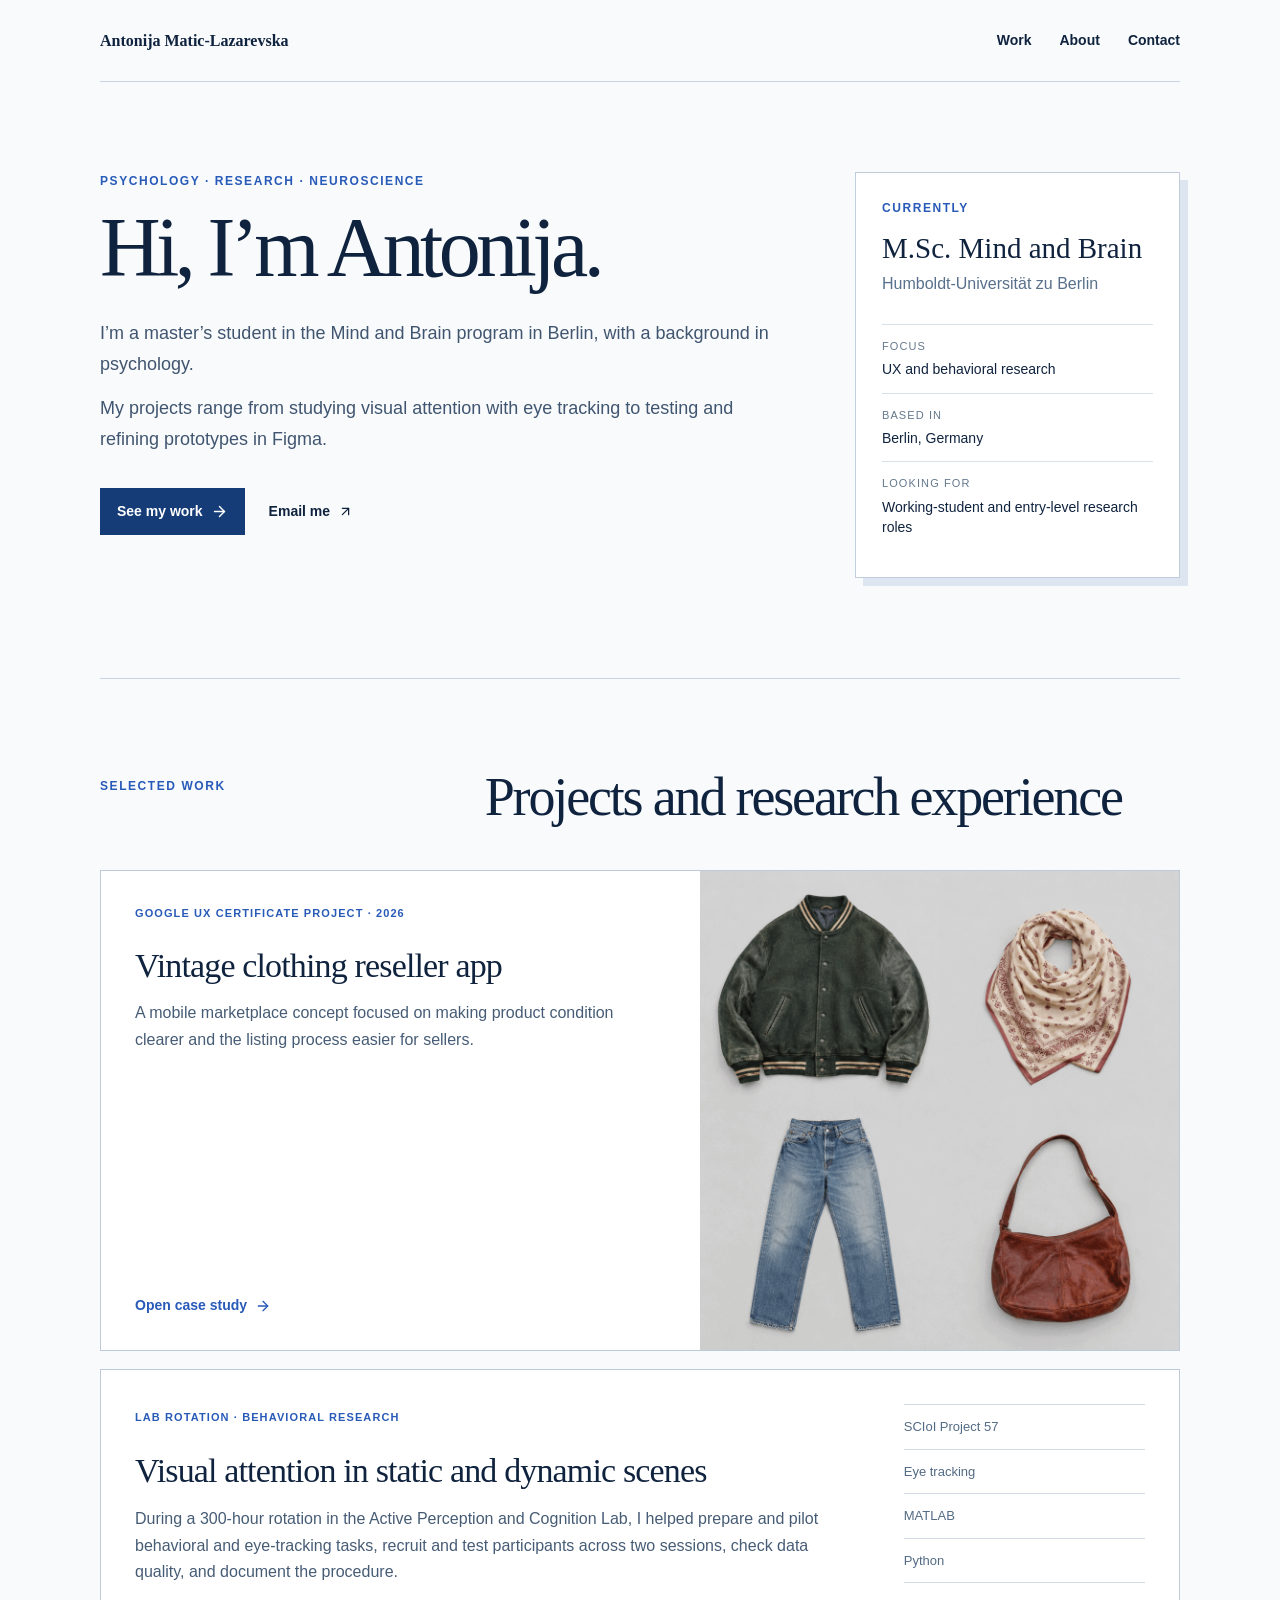
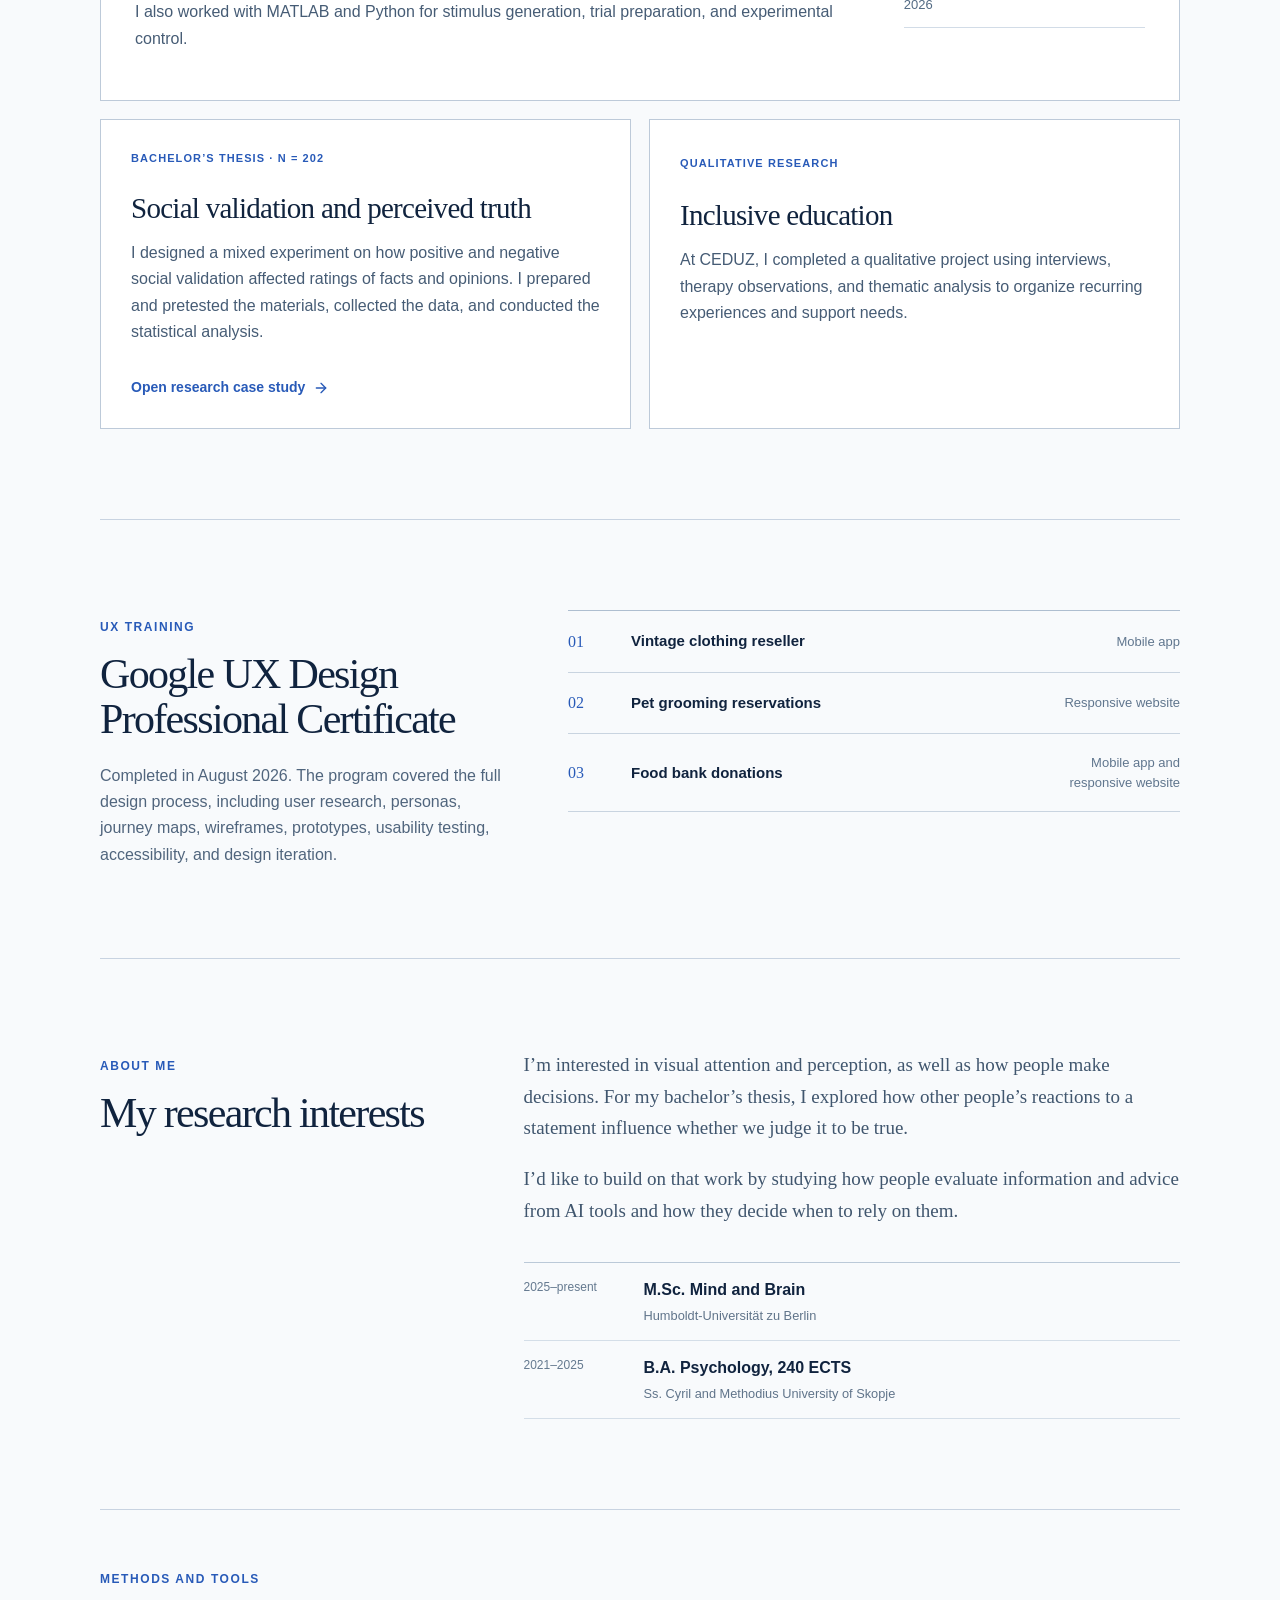
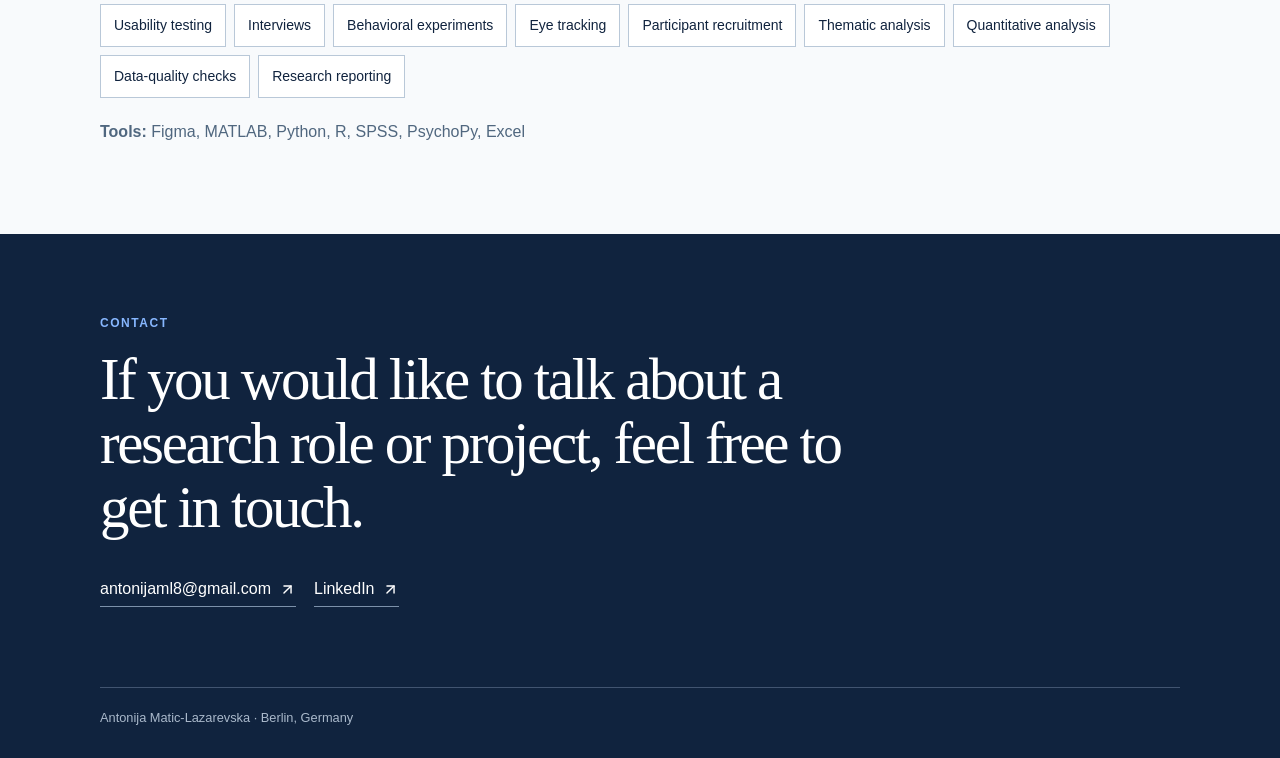
<file: index.html>
<!DOCTYPE html><html lang="en" class="scroll-smooth"><head><meta charSet="utf-8"/><meta name="viewport" content="width=device-width, initial-scale=1"/><link rel="preload" href="/vintage-products.png" as="image"/><link rel="stylesheet" href="/_next/static/chunks/0xomlvbvm_212.css" data-precedence="next"/><link rel="preload" as="script" fetchPriority="low" href="/_next/static/chunks/15xrurgzs99gv.js"/><script src="/_next/static/chunks/0dgq26a5_oy.a.js" async=""></script><script src="/_next/static/chunks/07lhk_q6pmm3r.js" async=""></script><script src="/_next/static/chunks/0au83~zq0~0pf.js" async=""></script><script src="/_next/static/chunks/turbopack-07ur8f85nectq.js" async=""></script><script src="/_next/static/chunks/01xlw8hd842-c.js" async=""></script><script src="/_next/static/chunks/0d3shmwh5_nmn.js" async=""></script><script src="/_next/static/chunks/0ucijdf6i13b8.js" async=""></script><title>Antonija Matic-Lazarevska | UX &amp; Behavioral Research</title><meta name="description" content="Portfolio of Antonija Matic-Lazarevska, a psychology researcher working across UX, behavioral research, eye tracking, and qualitative methods."/><link rel="shortcut icon" href="/favicon.svg"/><link rel="icon" href="/favicon.svg"/><script src="/_next/static/chunks/03~yq9q893hmn.js" noModule=""></script></head><body class="antialiased"><div hidden=""><!--$--><!--/$--></div><main class="human-home"><header class="human-header"><a href="#top" class="human-name">Antonija Matic-Lazarevska</a><nav aria-label="Main navigation"><a href="#work">Work</a><a href="#about">About</a><a href="#contact">Contact</a></nav></header><section id="top" class="human-hero"><div><p class="plain-label">Psychology · Research · Neuroscience</p><h1>Hi, I’m Antonija.</h1><p class="human-intro">I’m a master’s student in the Mind and Brain program in Berlin, with a background in psychology.</p><p class="human-intro">My projects range from studying visual attention with eye tracking to testing and refining prototypes in Figma.</p><div class="human-actions"><a class="human-button" href="#work">See my work <svg xmlns="http://www.w3.org/2000/svg" width="17" height="17" viewBox="0 0 24 24" fill="none" stroke="currentColor" stroke-width="2" stroke-linecap="round" stroke-linejoin="round" class="lucide lucide-arrow-right" aria-hidden="true"><path d="M5 12h14"></path><path d="m12 5 7 7-7 7"></path></svg></a><a href="mailto:antonijaml8@gmail.com">Email me <svg xmlns="http://www.w3.org/2000/svg" width="15" height="15" viewBox="0 0 24 24" fill="none" stroke="currentColor" stroke-width="2" stroke-linecap="round" stroke-linejoin="round" class="lucide lucide-arrow-up-right" aria-hidden="true"><path d="M7 7h10v10"></path><path d="M7 17 17 7"></path></svg></a></div></div><aside class="current-card"><p class="plain-label">Currently</p><h2>M.Sc. Mind and Brain</h2><p>Humboldt-Universität zu Berlin</p><dl><div><dt>Focus</dt><dd>UX and behavioral research</dd></div><div><dt>Based in</dt><dd>Berlin, Germany</dd></div><div><dt>Looking for</dt><dd>Working-student and entry-level research roles</dd></div></dl></aside></section><section id="work" class="human-section"><div class="human-section-title"><p class="plain-label">Selected work</p><h2>Projects and research experience</h2></div><div class="human-projects"><a class="human-project ux-project" href="/work/vintage-reseller/"><div><span class="project-type">Google UX Certificate project · 2026</span><h3>Vintage clothing reseller app</h3><p>A mobile marketplace concept focused on making product condition clearer and the listing process easier for sellers.</p><span class="project-link">Open case study <svg xmlns="http://www.w3.org/2000/svg" width="16" height="16" viewBox="0 0 24 24" fill="none" stroke="currentColor" stroke-width="2" stroke-linecap="round" stroke-linejoin="round" class="lucide lucide-arrow-right" aria-hidden="true"><path d="M5 12h14"></path><path d="m12 5 7 7-7 7"></path></svg></span></div><img src="/vintage-products.png" alt="Vintage jacket, scarf, jeans, and leather bag"/></a><article class="human-project research-project"><div><span class="project-type">Lab rotation · behavioral research</span><h3>Visual attention in static and dynamic scenes</h3><p>During a 300-hour rotation in the Active Perception and Cognition Lab, I helped prepare and pilot behavioral and eye-tracking tasks, recruit and test participants across two sessions, check data quality, and document the procedure.</p><p>I also worked with MATLAB and Python for stimulus generation, trial preparation, and experimental control.</p></div><div class="project-details"><span>SCIoI Project 57</span><span>Eye tracking</span><span>MATLAB</span><span>Python</span><span>2026</span></div></article><div class="human-project-row"><a class="small-project small-project-link" href="/work/bachelor-thesis/"><span class="project-type">Bachelor’s thesis · N = 202</span><h3>Social validation and perceived truth</h3><p>I designed a mixed experiment on how positive and negative social validation affected ratings of facts and opinions. I prepared and pretested the materials, collected the data, and conducted the statistical analysis.</p><span class="project-link">Open research case study <svg xmlns="http://www.w3.org/2000/svg" width="16" height="16" viewBox="0 0 24 24" fill="none" stroke="currentColor" stroke-width="2" stroke-linecap="round" stroke-linejoin="round" class="lucide lucide-arrow-right" aria-hidden="true"><path d="M5 12h14"></path><path d="m12 5 7 7-7 7"></path></svg></span></a><article class="small-project"><span class="project-type">Qualitative research</span><h3>Inclusive education</h3><p>At CEDUZ, I completed a qualitative project using interviews, therapy observations, and thematic analysis to organize recurring experiences and support needs.</p></article></div></div></section><section class="human-section certificate-section"><div class="human-section-title"><p class="plain-label">UX training</p><h2>Google UX Design Professional Certificate</h2><p>Completed in August 2026. The program covered the full design process, including user research, personas, journey maps, wireframes, prototypes, usability testing, accessibility, and design iteration.</p></div><div class="certificate-projects"><div><span>01</span><strong>Vintage clothing reseller</strong><p>Mobile app</p></div><div><span>02</span><strong>Pet grooming reservations</strong><p>Responsive website</p></div><div><span>03</span><strong>Food bank donations</strong><p>Mobile app and responsive website</p></div></div></section><section id="about" class="human-section human-about"><div class="human-section-title"><p class="plain-label">About me</p><h2>My research interests</h2></div><div class="human-about-copy"><p>I’m interested in visual attention and perception, as well as how people make decisions. For my bachelor’s thesis, I explored how other people’s reactions to a statement influence whether we judge it to be true.</p><p>I’d like to build on that work by studying how people evaluate information and advice from AI tools and how they decide when to rely on them.</p><div class="human-education"><div><span>2025–present</span><strong>M.Sc. Mind and Brain</strong><small>Humboldt-Universität zu Berlin</small></div><div><span>2021–2025</span><strong>B.A. Psychology, 240 ECTS</strong><small>Ss. Cyril and Methodius University of Skopje</small></div></div></div></section><section class="human-section toolkit-section"><p class="plain-label">Methods and tools</p><div class="human-methods"><span>Usability testing</span><span>Interviews</span><span>Behavioral experiments</span><span>Eye tracking</span><span>Participant recruitment</span><span>Thematic analysis</span><span>Quantitative analysis</span><span>Data-quality checks</span><span>Research reporting</span></div><p class="human-tools"><strong>Tools:</strong> Figma, MATLAB, Python, R, SPSS, PsychoPy, Excel</p></section><footer id="contact" class="human-footer"><p class="plain-label">Contact</p><h2>If you would like to talk about a research role or project, feel free to get in touch.</h2><div><a href="mailto:antonijaml8@gmail.com">antonijaml8@gmail.com <svg xmlns="http://www.w3.org/2000/svg" width="17" height="17" viewBox="0 0 24 24" fill="none" stroke="currentColor" stroke-width="2" stroke-linecap="round" stroke-linejoin="round" class="lucide lucide-arrow-up-right" aria-hidden="true"><path d="M7 7h10v10"></path><path d="M7 17 17 7"></path></svg></a><a href="https://www.linkedin.com/in/antonija-matic-lazarevska/" target="_blank" rel="noreferrer">LinkedIn <svg xmlns="http://www.w3.org/2000/svg" width="17" height="17" viewBox="0 0 24 24" fill="none" stroke="currentColor" stroke-width="2" stroke-linecap="round" stroke-linejoin="round" class="lucide lucide-arrow-up-right" aria-hidden="true"><path d="M7 7h10v10"></path><path d="M7 17 17 7"></path></svg></a></div><small>Antonija Matic-Lazarevska · Berlin, Germany</small></footer></main><!--$--><!--/$--><script src="/_next/static/chunks/15xrurgzs99gv.js" id="_R_" async=""></script><script>(self.__next_f=self.__next_f||[]).push([0])</script><script>self.__next_f.push([1,"1:\"$Sreact.fragment\"\n2:I[39756,[\"/_next/static/chunks/01xlw8hd842-c.js\",\"/_next/static/chunks/0d3shmwh5_nmn.js\"],\"default\"]\n3:I[37457,[\"/_next/static/chunks/01xlw8hd842-c.js\",\"/_next/static/chunks/0d3shmwh5_nmn.js\"],\"default\"]\n4:I[5014,[\"/_next/static/chunks/01xlw8hd842-c.js\",\"/_next/static/chunks/0d3shmwh5_nmn.js\",\"/_next/static/chunks/0ucijdf6i13b8.js\"],\"default\"]\n5:I[22016,[\"/_next/static/chunks/01xlw8hd842-c.js\",\"/_next/static/chunks/0d3shmwh5_nmn.js\",\"/_next/static/chunks/0ucijdf6i13b8.js\"],\"\"]\n11:I[68027,[\"/_next/static/chunks/01xlw8hd842-c.js\",\"/_next/static/chunks/0d3shmwh5_nmn.js\"],\"default\",1]\n:HL[\"/_next/static/chunks/0xomlvbvm_212.css\",\"style\"]\n"])</script><script>self.__next_f.push([1,"0:{\"P\":null,\"c\":[\"\",\"\"],\"q\":\"\",\"i\":false,\"f\":[[[\"\",{\"children\":[\"__PAGE__\",{}]},\"$undefined\",\"$undefined\",16],[[\"$\",\"$1\",\"c\",{\"children\":[[[\"$\",\"link\",\"0\",{\"rel\":\"stylesheet\",\"href\":\"/_next/static/chunks/0xomlvbvm_212.css\",\"precedence\":\"next\",\"crossOrigin\":\"$undefined\",\"nonce\":\"$undefined\"}],[\"$\",\"script\",\"script-0\",{\"src\":\"/_next/static/chunks/01xlw8hd842-c.js\",\"async\":true,\"nonce\":\"$undefined\"}],[\"$\",\"script\",\"script-1\",{\"src\":\"/_next/static/chunks/0d3shmwh5_nmn.js\",\"async\":true,\"nonce\":\"$undefined\"}]],[\"$\",\"html\",null,{\"lang\":\"en\",\"className\":\"scroll-smooth\",\"children\":[\"$\",\"body\",null,{\"className\":\"antialiased\",\"children\":[\"$\",\"$L2\",null,{\"parallelRouterKey\":\"children\",\"error\":\"$undefined\",\"errorStyles\":\"$undefined\",\"errorScripts\":\"$undefined\",\"template\":[\"$\",\"$L3\",null,{}],\"templateStyles\":\"$undefined\",\"templateScripts\":\"$undefined\",\"notFound\":[[[\"$\",\"title\",null,{\"children\":\"404: This page could not be found.\"}],[\"$\",\"div\",null,{\"style\":{\"fontFamily\":\"system-ui,\\\"Segoe UI\\\",Roboto,Helvetica,Arial,sans-serif,\\\"Apple Color Emoji\\\",\\\"Segoe UI Emoji\\\"\",\"height\":\"100vh\",\"textAlign\":\"center\",\"display\":\"flex\",\"flexDirection\":\"column\",\"alignItems\":\"center\",\"justifyContent\":\"center\"},\"children\":[\"$\",\"div\",null,{\"children\":[[\"$\",\"style\",null,{\"dangerouslySetInnerHTML\":{\"__html\":\"body{color:#000;background:#fff;margin:0}.next-error-h1{border-right:1px solid rgba(0,0,0,.3)}@media (prefers-color-scheme:dark){body{color:#fff;background:#000}.next-error-h1{border-right:1px solid rgba(255,255,255,.3)}}\"}}],[\"$\",\"h1\",null,{\"className\":\"next-error-h1\",\"style\":{\"display\":\"inline-block\",\"margin\":\"0 20px 0 0\",\"padding\":\"0 23px 0 0\",\"fontSize\":24,\"fontWeight\":500,\"verticalAlign\":\"top\",\"lineHeight\":\"49px\"},\"children\":404}],[\"$\",\"div\",null,{\"style\":{\"display\":\"inline-block\"},\"children\":[\"$\",\"h2\",null,{\"style\":{\"fontSize\":14,\"fontWeight\":400,\"lineHeight\":\"49px\",\"margin\":0},\"children\":\"This page could not be found.\"}]}]]}]}]],[]],\"forbidden\":\"$undefined\",\"unauthorized\":\"$undefined\"}]}]}]]}],{\"children\":[[\"$\",\"$1\",\"c\",{\"children\":[[\"$\",\"main\",null,{\"className\":\"human-home\",\"children\":[[\"$\",\"header\",null,{\"className\":\"human-header\",\"children\":[[\"$\",\"a\",null,{\"href\":\"#top\",\"className\":\"human-name\",\"children\":\"Antonija Matic-Lazarevska\"}],[\"$\",\"nav\",null,{\"aria-label\":\"Main navigation\",\"children\":[[\"$\",\"a\",null,{\"href\":\"#work\",\"children\":\"Work\"}],[\"$\",\"a\",null,{\"href\":\"#about\",\"children\":\"About\"}],[\"$\",\"a\",null,{\"href\":\"#contact\",\"children\":\"Contact\"}]]}]]}],[\"$\",\"section\",null,{\"id\":\"top\",\"className\":\"human-hero\",\"children\":[[\"$\",\"div\",null,{\"children\":[[\"$\",\"p\",null,{\"className\":\"plain-label\",\"children\":\"Psychology · Research · Neuroscience\"}],[\"$\",\"h1\",null,{\"children\":\"Hi, I’m Antonija.\"}],[\"$\",\"p\",null,{\"className\":\"human-intro\",\"children\":\"I’m a master’s student in the Mind and Brain program in Berlin, with a background in psychology.\"}],[\"$\",\"p\",null,{\"className\":\"human-intro\",\"children\":\"My projects range from studying visual attention with eye tracking to testing and refining prototypes in Figma.\"}],[\"$\",\"div\",null,{\"className\":\"human-actions\",\"children\":[[\"$\",\"a\",null,{\"className\":\"human-button\",\"href\":\"#work\",\"children\":[\"See my work \",[\"$\",\"$L4\",null,{\"ref\":\"$undefined\",\"iconNode\":[[\"path\",{\"d\":\"M5 12h14\",\"key\":\"1ays0h\"}],[\"path\",{\"d\":\"m12 5 7 7-7 7\",\"key\":\"xquz4c\"}]],\"className\":\"lucide-arrow-right\",\"size\":17}]]}],[\"$\",\"a\",null,{\"href\":\"mailto:antonijaml8@gmail.com\",\"children\":[\"Email me \",[\"$\",\"$L4\",null,{\"ref\":\"$undefined\",\"iconNode\":[[\"path\",{\"d\":\"M7 7h10v10\",\"key\":\"1tivn9\"}],[\"path\",{\"d\":\"M7 17 17 7\",\"key\":\"1vkiza\"}]],\"className\":\"lucide-arrow-up-right\",\"size\":15}]]}]]}]]}],[\"$\",\"aside\",null,{\"className\":\"current-card\",\"children\":[[\"$\",\"p\",null,{\"className\":\"plain-label\",\"children\":\"Currently\"}],[\"$\",\"h2\",null,{\"children\":\"M.Sc. Mind and Brain\"}],[\"$\",\"p\",null,{\"children\":\"Humboldt-Universität zu Berlin\"}],[\"$\",\"dl\",null,{\"children\":[[\"$\",\"div\",null,{\"children\":[[\"$\",\"dt\",null,{\"children\":\"Focus\"}],[\"$\",\"dd\",null,{\"children\":\"UX and behavioral research\"}]]}],[\"$\",\"div\",null,{\"children\":[[\"$\",\"dt\",null,{\"children\":\"Based in\"}],[\"$\",\"dd\",null,{\"children\":\"Berlin, Germany\"}]]}],[\"$\",\"div\",null,{\"children\":[[\"$\",\"dt\",null,{\"children\":\"Looking for\"}],[\"$\",\"dd\",null,{\"children\":\"Working-student and entry-level research roles\"}]]}]]}]]}]]}],[\"$\",\"section\",null,{\"id\":\"work\",\"className\":\"human-section\",\"children\":[[\"$\",\"div\",null,{\"className\":\"human-section-title\",\"children\":[[\"$\",\"p\",null,{\"className\":\"plain-label\",\"children\":\"Selected work\"}],[\"$\",\"h2\",null,{\"children\":\"Projects and research experience\"}]]}],[\"$\",\"div\",null,{\"className\":\"human-projects\",\"children\":[[\"$\",\"$L5\",null,{\"href\":\"/work/vintage-reseller\",\"className\":\"human-project ux-project\",\"children\":[\"$L6\",\"$L7\"]}],\"$L8\",\"$L9\"]}]]}],\"$La\",\"$Lb\",\"$Lc\",\"$Ld\"]}],[\"$Le\"],\"$Lf\"]}],{},null,false,null]},null,false,null],\"$L10\",false]],\"m\":\"$undefined\",\"G\":[\"$11\",[\"$L12\"]],\"S\":true,\"h\":null,\"s\":\"$undefined\",\"l\":\"$undefined\",\"p\":\"$undefined\",\"d\":\"$undefined\",\"b\":\"49b-SZ1ony4qVYvqiyCaf\"}\n"])</script><script>self.__next_f.push([1,"13:I[97367,[\"/_next/static/chunks/01xlw8hd842-c.js\",\"/_next/static/chunks/0d3shmwh5_nmn.js\"],\"OutletBoundary\"]\n14:\"$Sreact.suspense\"\n16:I[97367,[\"/_next/static/chunks/01xlw8hd842-c.js\",\"/_next/static/chunks/0d3shmwh5_nmn.js\"],\"ViewportBoundary\"]\n18:I[97367,[\"/_next/static/chunks/01xlw8hd842-c.js\",\"/_next/static/chunks/0d3shmwh5_nmn.js\"],\"MetadataBoundary\"]\n:HL[\"/vintage-products.png\",\"image\"]\n6:[\"$\",\"div\",null,{\"children\":[[\"$\",\"span\",null,{\"className\":\"project-type\",\"children\":\"Google UX Certificate project · 2026\"}],[\"$\",\"h3\",null,{\"children\":\"Vintage clothing reseller app\"}],[\"$\",\"p\",null,{\"children\":\"A mobile marketplace concept focused on making product condition clearer and the listing process easier for sellers.\"}],[\"$\",\"span\",null,{\"className\":\"project-link\",\"children\":[\"Open case study \",[\"$\",\"$L4\",null,{\"ref\":\"$undefined\",\"iconNode\":\"$0:f:0:1:1:children:0:props:children:0:props:children:1:props:children:0:props:children:4:props:children:0:props:children:1:props:iconNode\",\"className\":\"lucide-arrow-right\",\"size\":16}]]}]]}]\n7:[\"$\",\"img\",null,{\"src\":\"/vintage-products.png\",\"alt\":\"Vintage jacket, scarf, jeans, and leather bag\"}]\n8:[\"$\",\"article\",null,{\"className\":\"human-project research-project\",\"children\":[[\"$\",\"div\",null,{\"children\":[[\"$\",\"span\",null,{\"className\":\"project-type\",\"children\":\"Lab rotation · behavioral research\"}],[\"$\",\"h3\",null,{\"children\":\"Visual attention in static and dynamic scenes\"}],[\"$\",\"p\",null,{\"children\":\"During a 300-hour rotation in the Active Perception and Cognition Lab, I helped prepare and pilot behavioral and eye-tracking tasks, recruit and test participants across two sessions, check data quality, and document the procedure.\"}],[\"$\",\"p\",null,{\"children\":\"I also worked with MATLAB and Python for stimulus generation, trial preparation, and experimental control.\"}]]}],[\"$\",\"div\",null,{\"className\":\"project-details\",\"children\":[[\"$\",\"span\",null,{\"children\":\"SCIoI Project 57\"}],[\"$\",\"span\",null,{\"children\":\"Eye tracking\"}],[\"$\",\"span\",null,{\"children\":\"MATLAB\"}],[\"$\",\"span\",null,{\"children\":\"Python\"}],[\"$\",\"span\",null,{\"children\":\"2026\"}]]}]]}]\n9:[\"$\",\"div\",null,{\"className\":\"human-project-row\",\"children\":[[\"$\",\"$L5\",null,{\"href\":\"/work/bachelor-thesis\",\"className\":\"small-project small-project-link\",\"children\":[[\"$\",\"span\",null,{\"className\":\"project-type\",\"children\":\"Bachelor’s thesis · N = 202\"}],[\"$\",\"h3\",null,{\"children\":\"Social validation and perceived truth\"}],[\"$\",\"p\",null,{\"children\":\"I designed a mixed experiment on how positive and negative social validation affected ratings of facts and opinions. I prepared and pretested the materials, collected the data, and conducted the statistical analysis.\"}],[\"$\",\"span\",null,{\"className\":\"project-link\",\"children\":[\"Open research case study \",[\"$\",\"$L4\",null,{\"ref\":\"$undefined\",\"iconNode\":\"$0:f:0:1:1:children:0:props:children:0:props:children:1:props:children:0:props:children:4:props:children:0:props:children:1:props:iconNode\",\"className\":\"lucide-arrow-right\",\"size\":16}]]}]]}],[\"$\",\"article\",null,{\"className\":\"small-project\",\"children\":[[\"$\",\"span\",null,{\"className\":\"project-type\",\"children\":\"Qualitative research\"}],[\"$\",\"h3\",null,{\"children\":\"Inclusive education\"}],[\"$\",\"p\",null,{\"children\":\"At CEDUZ, I completed a qualitative project using interviews, therapy observations, and thematic analysis to organize recurring experiences and support needs.\"}]]}]]}]\na:[\"$\",\"section\",null,{\"className\":\"human-section certificate-section\",\"children\":[[\"$\",\"div\",null,{\"className\":\"human-section-title\",\"children\":[[\"$\",\"p\",null,{\"className\":\"plain-label\",\"children\":\"UX training\"}],[\"$\",\"h2\",null,{\"children\":\"Google UX Design Professional Certificate\"}],[\"$\",\"p\",null,{\"children\":\"Completed in August 2026. The program covered the full design process, including user research, personas, journey maps, wireframes, prototypes, usability testing, accessibility, and design iteration.\"}]]}],[\"$\",\"div\",null,{\"className\":\"certificate-projects\",\"children\":[[\"$\",\"div\",null,{\"children\":[[\"$\",\"span\",null,{\"children\":\"01\"}],[\"$\",\"strong\",null,{\"children\":\"Vintage cl"])</script><script>self.__next_f.push([1,"othing reseller\"}],[\"$\",\"p\",null,{\"children\":\"Mobile app\"}]]}],[\"$\",\"div\",null,{\"children\":[[\"$\",\"span\",null,{\"children\":\"02\"}],[\"$\",\"strong\",null,{\"children\":\"Pet grooming reservations\"}],[\"$\",\"p\",null,{\"children\":\"Responsive website\"}]]}],[\"$\",\"div\",null,{\"children\":[[\"$\",\"span\",null,{\"children\":\"03\"}],[\"$\",\"strong\",null,{\"children\":\"Food bank donations\"}],[\"$\",\"p\",null,{\"children\":\"Mobile app and responsive website\"}]]}]]}]]}]\nb:[\"$\",\"section\",null,{\"id\":\"about\",\"className\":\"human-section human-about\",\"children\":[[\"$\",\"div\",null,{\"className\":\"human-section-title\",\"children\":[[\"$\",\"p\",null,{\"className\":\"plain-label\",\"children\":\"About me\"}],[\"$\",\"h2\",null,{\"children\":\"My research interests\"}]]}],[\"$\",\"div\",null,{\"className\":\"human-about-copy\",\"children\":[[\"$\",\"p\",null,{\"children\":\"I’m interested in visual attention and perception, as well as how people make decisions. For my bachelor’s thesis, I explored how other people’s reactions to a statement influence whether we judge it to be true.\"}],[\"$\",\"p\",null,{\"children\":\"I’d like to build on that work by studying how people evaluate information and advice from AI tools and how they decide when to rely on them.\"}],[\"$\",\"div\",null,{\"className\":\"human-education\",\"children\":[[\"$\",\"div\",null,{\"children\":[[\"$\",\"span\",null,{\"children\":\"2025–present\"}],[\"$\",\"strong\",null,{\"children\":\"M.Sc. Mind and Brain\"}],[\"$\",\"small\",null,{\"children\":\"Humboldt-Universität zu Berlin\"}]]}],[\"$\",\"div\",null,{\"children\":[[\"$\",\"span\",null,{\"children\":\"2021–2025\"}],[\"$\",\"strong\",null,{\"children\":\"B.A. Psychology, 240 ECTS\"}],[\"$\",\"small\",null,{\"children\":\"Ss. Cyril and Methodius University of Skopje\"}]]}]]}]]}]]}]\nc:[\"$\",\"section\",null,{\"className\":\"human-section toolkit-section\",\"children\":[[\"$\",\"p\",null,{\"className\":\"plain-label\",\"children\":\"Methods and tools\"}],[\"$\",\"div\",null,{\"className\":\"human-methods\",\"children\":[[\"$\",\"span\",\"Usability testing\",{\"children\":\"Usability testing\"}],[\"$\",\"span\",\"Interviews\",{\"children\":\"Interviews\"}],[\"$\",\"span\",\"Behavioral experiments\",{\"children\":\"Behavioral experiments\"}],[\"$\",\"span\",\"Eye tracking\",{\"children\":\"Eye tracking\"}],[\"$\",\"span\",\"Participant recruitment\",{\"children\":\"Participant recruitment\"}],[\"$\",\"span\",\"Thematic analysis\",{\"children\":\"Thematic analysis\"}],[\"$\",\"span\",\"Quantitative analysis\",{\"children\":\"Quantitative analysis\"}],[\"$\",\"span\",\"Data-quality checks\",{\"children\":\"Data-quality checks\"}],[\"$\",\"span\",\"Research reporting\",{\"children\":\"Research reporting\"}]]}],[\"$\",\"p\",null,{\"className\":\"human-tools\",\"children\":[[\"$\",\"strong\",null,{\"children\":\"Tools:\"}],\" Figma, MATLAB, Python, R, SPSS, PsychoPy, Excel\"]}]]}]\nd:[\"$\",\"footer\",null,{\"id\":\"contact\",\"className\":\"human-footer\",\"children\":[[\"$\",\"p\",null,{\"className\":\"plain-label\",\"children\":\"Contact\"}],[\"$\",\"h2\",null,{\"children\":\"If you would like to talk about a research role or project, feel free to get in touch.\"}],[\"$\",\"div\",null,{\"children\":[[\"$\",\"a\",null,{\"href\":\"mailto:antonijaml8@gmail.com\",\"children\":[\"antonijaml8@gmail.com \",[\"$\",\"$L4\",null,{\"ref\":\"$undefined\",\"iconNode\":\"$0:f:0:1:1:children:0:props:children:0:props:children:1:props:children:0:props:children:4:props:children:1:props:children:1:props:iconNode\",\"className\":\"lucide-arrow-up-right\",\"size\":17}]]}],[\"$\",\"a\",null,{\"href\":\"https://www.linkedin.com/in/antonija-matic-lazarevska/\",\"target\":\"_blank\",\"rel\":\"noreferrer\",\"children\":[\"LinkedIn \",[\"$\",\"$L4\",null,{\"ref\":\"$undefined\",\"iconNode\":\"$0:f:0:1:1:children:0:props:children:0:props:children:1:props:children:0:props:children:4:props:children:1:props:children:1:props:iconNode\",\"className\":\"lucide-arrow-up-right\",\"size\":17}]]}]]}],[\"$\",\"small\",null,{\"children\":\"Antonija Matic-Lazarevska · Berlin, Germany\"}]]}]\ne:[\"$\",\"script\",\"script-0\",{\"src\":\"/_next/static/chunks/0ucijdf6i13b8.js\",\"async\":true,\"nonce\":\"$undefined\"}]\nf:[\"$\",\"$L13\",null,{\"children\":[\"$\",\"$14\",null,{\"name\":\"Next.MetadataOutlet\",\"children\":\"$@15\"}]}]\n10:[\"$\",\"$1\",\"h\",{\"children\":[null,[\"$\",\"$L16\",n"])</script><script>self.__next_f.push([1,"ull,{\"children\":\"$L17\"}],[\"$\",\"div\",null,{\"hidden\":true,\"children\":[\"$\",\"$L18\",null,{\"children\":[\"$\",\"$14\",null,{\"name\":\"Next.Metadata\",\"children\":\"$L19\"}]}]}],null]}]\n12:[\"$\",\"link\",\"0\",{\"rel\":\"stylesheet\",\"href\":\"/_next/static/chunks/0xomlvbvm_212.css\",\"precedence\":\"next\",\"crossOrigin\":\"$undefined\",\"nonce\":\"$undefined\"}]\n"])</script><script>self.__next_f.push([1,"17:[[\"$\",\"meta\",\"0\",{\"charSet\":\"utf-8\"}],[\"$\",\"meta\",\"1\",{\"name\":\"viewport\",\"content\":\"width=device-width, initial-scale=1\"}]]\n"])</script><script>self.__next_f.push([1,"1a:I[27201,[\"/_next/static/chunks/01xlw8hd842-c.js\",\"/_next/static/chunks/0d3shmwh5_nmn.js\"],\"IconMark\"]\n15:null\n19:[[\"$\",\"title\",\"0\",{\"children\":\"Antonija Matic-Lazarevska | UX \u0026 Behavioral Research\"}],[\"$\",\"meta\",\"1\",{\"name\":\"description\",\"content\":\"Portfolio of Antonija Matic-Lazarevska, a psychology researcher working across UX, behavioral research, eye tracking, and qualitative methods.\"}],[\"$\",\"link\",\"2\",{\"rel\":\"shortcut icon\",\"href\":\"/favicon.svg\"}],[\"$\",\"link\",\"3\",{\"rel\":\"icon\",\"href\":\"/favicon.svg\"}],[\"$\",\"$L1a\",\"4\",{}]]\n"])</script></body></html>
</file>
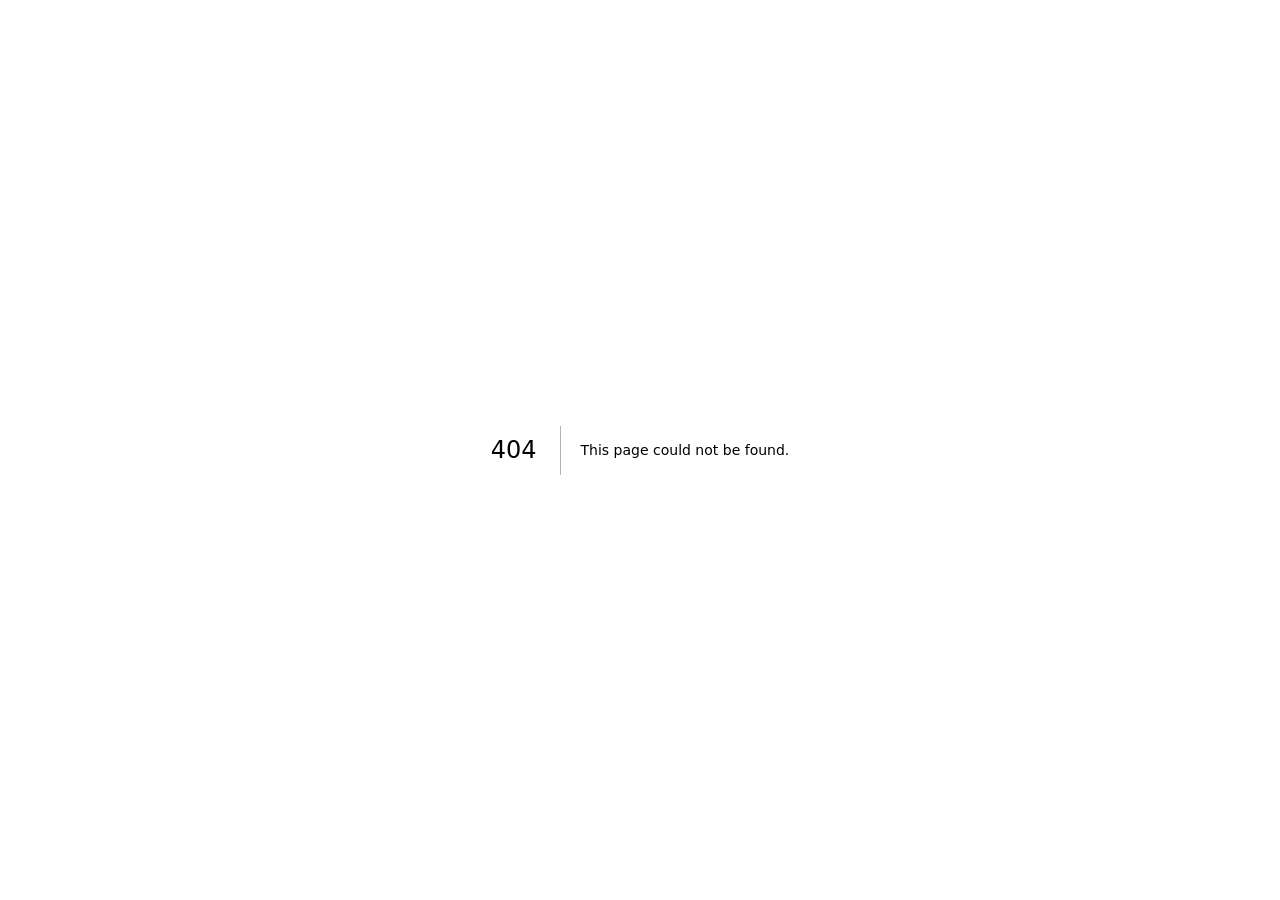
<file: 404/index.html>
<!DOCTYPE html><html lang="en" class="scroll-smooth"><head><meta charSet="utf-8"/><meta name="viewport" content="width=device-width, initial-scale=1"/><link rel="stylesheet" href="/_next/static/chunks/0xomlvbvm_212.css" data-precedence="next"/><link rel="preload" as="script" fetchPriority="low" href="/_next/static/chunks/15xrurgzs99gv.js"/><script src="/_next/static/chunks/0dgq26a5_oy.a.js" async=""></script><script src="/_next/static/chunks/07lhk_q6pmm3r.js" async=""></script><script src="/_next/static/chunks/0au83~zq0~0pf.js" async=""></script><script src="/_next/static/chunks/turbopack-07ur8f85nectq.js" async=""></script><script src="/_next/static/chunks/01xlw8hd842-c.js" async=""></script><script src="/_next/static/chunks/0d3shmwh5_nmn.js" async=""></script><meta name="robots" content="noindex"/><title>404: This page could not be found.</title><title>Antonija Matic-Lazarevska | UX &amp; Behavioral Research</title><meta name="description" content="Portfolio of Antonija Matic-Lazarevska, a psychology researcher working across UX, behavioral research, eye tracking, and qualitative methods."/><link rel="shortcut icon" href="/favicon.svg"/><link rel="icon" href="/favicon.svg"/><script src="/_next/static/chunks/03~yq9q893hmn.js" noModule=""></script></head><body class="antialiased"><div hidden=""><!--$--><!--/$--></div><div style="font-family:system-ui,&quot;Segoe UI&quot;,Roboto,Helvetica,Arial,sans-serif,&quot;Apple Color Emoji&quot;,&quot;Segoe UI Emoji&quot;;height:100vh;text-align:center;display:flex;flex-direction:column;align-items:center;justify-content:center"><div><style>body{color:#000;background:#fff;margin:0}.next-error-h1{border-right:1px solid rgba(0,0,0,.3)}@media (prefers-color-scheme:dark){body{color:#fff;background:#000}.next-error-h1{border-right:1px solid rgba(255,255,255,.3)}}</style><h1 class="next-error-h1" style="display:inline-block;margin:0 20px 0 0;padding:0 23px 0 0;font-size:24px;font-weight:500;vertical-align:top;line-height:49px">404</h1><div style="display:inline-block"><h2 style="font-size:14px;font-weight:400;line-height:49px;margin:0">This page could not be found.</h2></div></div></div><!--$--><!--/$--><script src="/_next/static/chunks/15xrurgzs99gv.js" id="_R_" async=""></script><script>(self.__next_f=self.__next_f||[]).push([0])</script><script>self.__next_f.push([1,"1:\"$Sreact.fragment\"\n2:I[39756,[\"/_next/static/chunks/01xlw8hd842-c.js\",\"/_next/static/chunks/0d3shmwh5_nmn.js\"],\"default\"]\n3:I[37457,[\"/_next/static/chunks/01xlw8hd842-c.js\",\"/_next/static/chunks/0d3shmwh5_nmn.js\"],\"default\"]\n4:I[97367,[\"/_next/static/chunks/01xlw8hd842-c.js\",\"/_next/static/chunks/0d3shmwh5_nmn.js\"],\"OutletBoundary\"]\n5:\"$Sreact.suspense\"\n8:I[97367,[\"/_next/static/chunks/01xlw8hd842-c.js\",\"/_next/static/chunks/0d3shmwh5_nmn.js\"],\"ViewportBoundary\"]\na:I[97367,[\"/_next/static/chunks/01xlw8hd842-c.js\",\"/_next/static/chunks/0d3shmwh5_nmn.js\"],\"MetadataBoundary\"]\nc:I[68027,[\"/_next/static/chunks/01xlw8hd842-c.js\",\"/_next/static/chunks/0d3shmwh5_nmn.js\"],\"default\",1]\n:HL[\"/_next/static/chunks/0xomlvbvm_212.css\",\"style\"]\n"])</script><script>self.__next_f.push([1,"0:{\"P\":null,\"c\":[\"\",\"_not-found\",\"\"],\"q\":\"\",\"i\":false,\"f\":[[[\"\",{\"children\":[\"/_not-found\",{\"children\":[\"__PAGE__\",{}]}]},\"$undefined\",\"$undefined\",16],[[\"$\",\"$1\",\"c\",{\"children\":[[[\"$\",\"link\",\"0\",{\"rel\":\"stylesheet\",\"href\":\"/_next/static/chunks/0xomlvbvm_212.css\",\"precedence\":\"next\",\"crossOrigin\":\"$undefined\",\"nonce\":\"$undefined\"}],[\"$\",\"script\",\"script-0\",{\"src\":\"/_next/static/chunks/01xlw8hd842-c.js\",\"async\":true,\"nonce\":\"$undefined\"}],[\"$\",\"script\",\"script-1\",{\"src\":\"/_next/static/chunks/0d3shmwh5_nmn.js\",\"async\":true,\"nonce\":\"$undefined\"}]],[\"$\",\"html\",null,{\"lang\":\"en\",\"className\":\"scroll-smooth\",\"children\":[\"$\",\"body\",null,{\"className\":\"antialiased\",\"children\":[\"$\",\"$L2\",null,{\"parallelRouterKey\":\"children\",\"error\":\"$undefined\",\"errorStyles\":\"$undefined\",\"errorScripts\":\"$undefined\",\"template\":[\"$\",\"$L3\",null,{}],\"templateStyles\":\"$undefined\",\"templateScripts\":\"$undefined\",\"notFound\":[[[\"$\",\"title\",null,{\"children\":\"404: This page could not be found.\"}],[\"$\",\"div\",null,{\"style\":{\"fontFamily\":\"system-ui,\\\"Segoe UI\\\",Roboto,Helvetica,Arial,sans-serif,\\\"Apple Color Emoji\\\",\\\"Segoe UI Emoji\\\"\",\"height\":\"100vh\",\"textAlign\":\"center\",\"display\":\"flex\",\"flexDirection\":\"column\",\"alignItems\":\"center\",\"justifyContent\":\"center\"},\"children\":[\"$\",\"div\",null,{\"children\":[[\"$\",\"style\",null,{\"dangerouslySetInnerHTML\":{\"__html\":\"body{color:#000;background:#fff;margin:0}.next-error-h1{border-right:1px solid rgba(0,0,0,.3)}@media (prefers-color-scheme:dark){body{color:#fff;background:#000}.next-error-h1{border-right:1px solid rgba(255,255,255,.3)}}\"}}],[\"$\",\"h1\",null,{\"className\":\"next-error-h1\",\"style\":{\"display\":\"inline-block\",\"margin\":\"0 20px 0 0\",\"padding\":\"0 23px 0 0\",\"fontSize\":24,\"fontWeight\":500,\"verticalAlign\":\"top\",\"lineHeight\":\"49px\"},\"children\":404}],[\"$\",\"div\",null,{\"style\":{\"display\":\"inline-block\"},\"children\":[\"$\",\"h2\",null,{\"style\":{\"fontSize\":14,\"fontWeight\":400,\"lineHeight\":\"49px\",\"margin\":0},\"children\":\"This page could not be found.\"}]}]]}]}]],[]],\"forbidden\":\"$undefined\",\"unauthorized\":\"$undefined\"}]}]}]]}],{\"children\":[[\"$\",\"$1\",\"c\",{\"children\":[null,[\"$\",\"$L2\",null,{\"parallelRouterKey\":\"children\",\"error\":\"$undefined\",\"errorStyles\":\"$undefined\",\"errorScripts\":\"$undefined\",\"template\":[\"$\",\"$L3\",null,{}],\"templateStyles\":\"$undefined\",\"templateScripts\":\"$undefined\",\"notFound\":\"$undefined\",\"forbidden\":\"$undefined\",\"unauthorized\":\"$undefined\"}]]}],{\"children\":[[\"$\",\"$1\",\"c\",{\"children\":[[[\"$\",\"title\",null,{\"children\":\"404: This page could not be found.\"}],[\"$\",\"div\",null,{\"style\":\"$0:f:0:1:0:props:children:1:props:children:props:children:props:notFound:0:1:props:style\",\"children\":[\"$\",\"div\",null,{\"children\":[[\"$\",\"style\",null,{\"dangerouslySetInnerHTML\":{\"__html\":\"body{color:#000;background:#fff;margin:0}.next-error-h1{border-right:1px solid rgba(0,0,0,.3)}@media (prefers-color-scheme:dark){body{color:#fff;background:#000}.next-error-h1{border-right:1px solid rgba(255,255,255,.3)}}\"}}],[\"$\",\"h1\",null,{\"className\":\"next-error-h1\",\"style\":\"$0:f:0:1:0:props:children:1:props:children:props:children:props:notFound:0:1:props:children:props:children:1:props:style\",\"children\":404}],[\"$\",\"div\",null,{\"style\":\"$0:f:0:1:0:props:children:1:props:children:props:children:props:notFound:0:1:props:children:props:children:2:props:style\",\"children\":[\"$\",\"h2\",null,{\"style\":\"$0:f:0:1:0:props:children:1:props:children:props:children:props:notFound:0:1:props:children:props:children:2:props:children:props:style\",\"children\":\"This page could not be found.\"}]}]]}]}]],null,[\"$\",\"$L4\",null,{\"children\":[\"$\",\"$5\",null,{\"name\":\"Next.MetadataOutlet\",\"children\":\"$@6\"}]}]]}],{},null,false,null]},null,false,\"$@7\"]},null,false,null],[\"$\",\"$1\",\"h\",{\"children\":[[\"$\",\"meta\",null,{\"name\":\"robots\",\"content\":\"noindex\"}],[\"$\",\"$L8\",null,{\"children\":\"$L9\"}],[\"$\",\"div\",null,{\"hidden\":true,\"children\":[\"$\",\"$La\",null,{\"children\":[\"$\",\"$5\",null,{\"name\":\"Next.Metadata\",\"children\":\"$Lb\"}]}]}],null]}],false]],\"m\":\"$undefined\",\"G\":[\"$c\",[[\"$\",\"link\",\"0\",{\"rel\":\"stylesheet\",\"href\":\"/_next/static/chunks/0xomlvbvm_212.css\",\"precedence\":\"next\",\"crossOrigin\":\"$undefined\",\"nonce\":\"$undefined\"}]]],\"S\":true,\"h\":null,\"s\":\"$undefined\",\"l\":\"$undefined\",\"p\":\"$undefined\",\"d\":\"$undefined\",\"b\":\"RoqlH9_1ngLPAHAzeErgm\"}\n"])</script><script>self.__next_f.push([1,"d:[]\n7:\"$Wd\"\n"])</script><script>self.__next_f.push([1,"9:[[\"$\",\"meta\",\"0\",{\"charSet\":\"utf-8\"}],[\"$\",\"meta\",\"1\",{\"name\":\"viewport\",\"content\":\"width=device-width, initial-scale=1\"}]]\n"])</script><script>self.__next_f.push([1,"e:I[27201,[\"/_next/static/chunks/01xlw8hd842-c.js\",\"/_next/static/chunks/0d3shmwh5_nmn.js\"],\"IconMark\"]\n6:null\nb:[[\"$\",\"title\",\"0\",{\"children\":\"Antonija Matic-Lazarevska | UX \u0026 Behavioral Research\"}],[\"$\",\"meta\",\"1\",{\"name\":\"description\",\"content\":\"Portfolio of Antonija Matic-Lazarevska, a psychology researcher working across UX, behavioral research, eye tracking, and qualitative methods.\"}],[\"$\",\"link\",\"2\",{\"rel\":\"shortcut icon\",\"href\":\"/favicon.svg\"}],[\"$\",\"link\",\"3\",{\"rel\":\"icon\",\"href\":\"/favicon.svg\"}],[\"$\",\"$Le\",\"4\",{}]]\n"])</script></body></html>
</file>
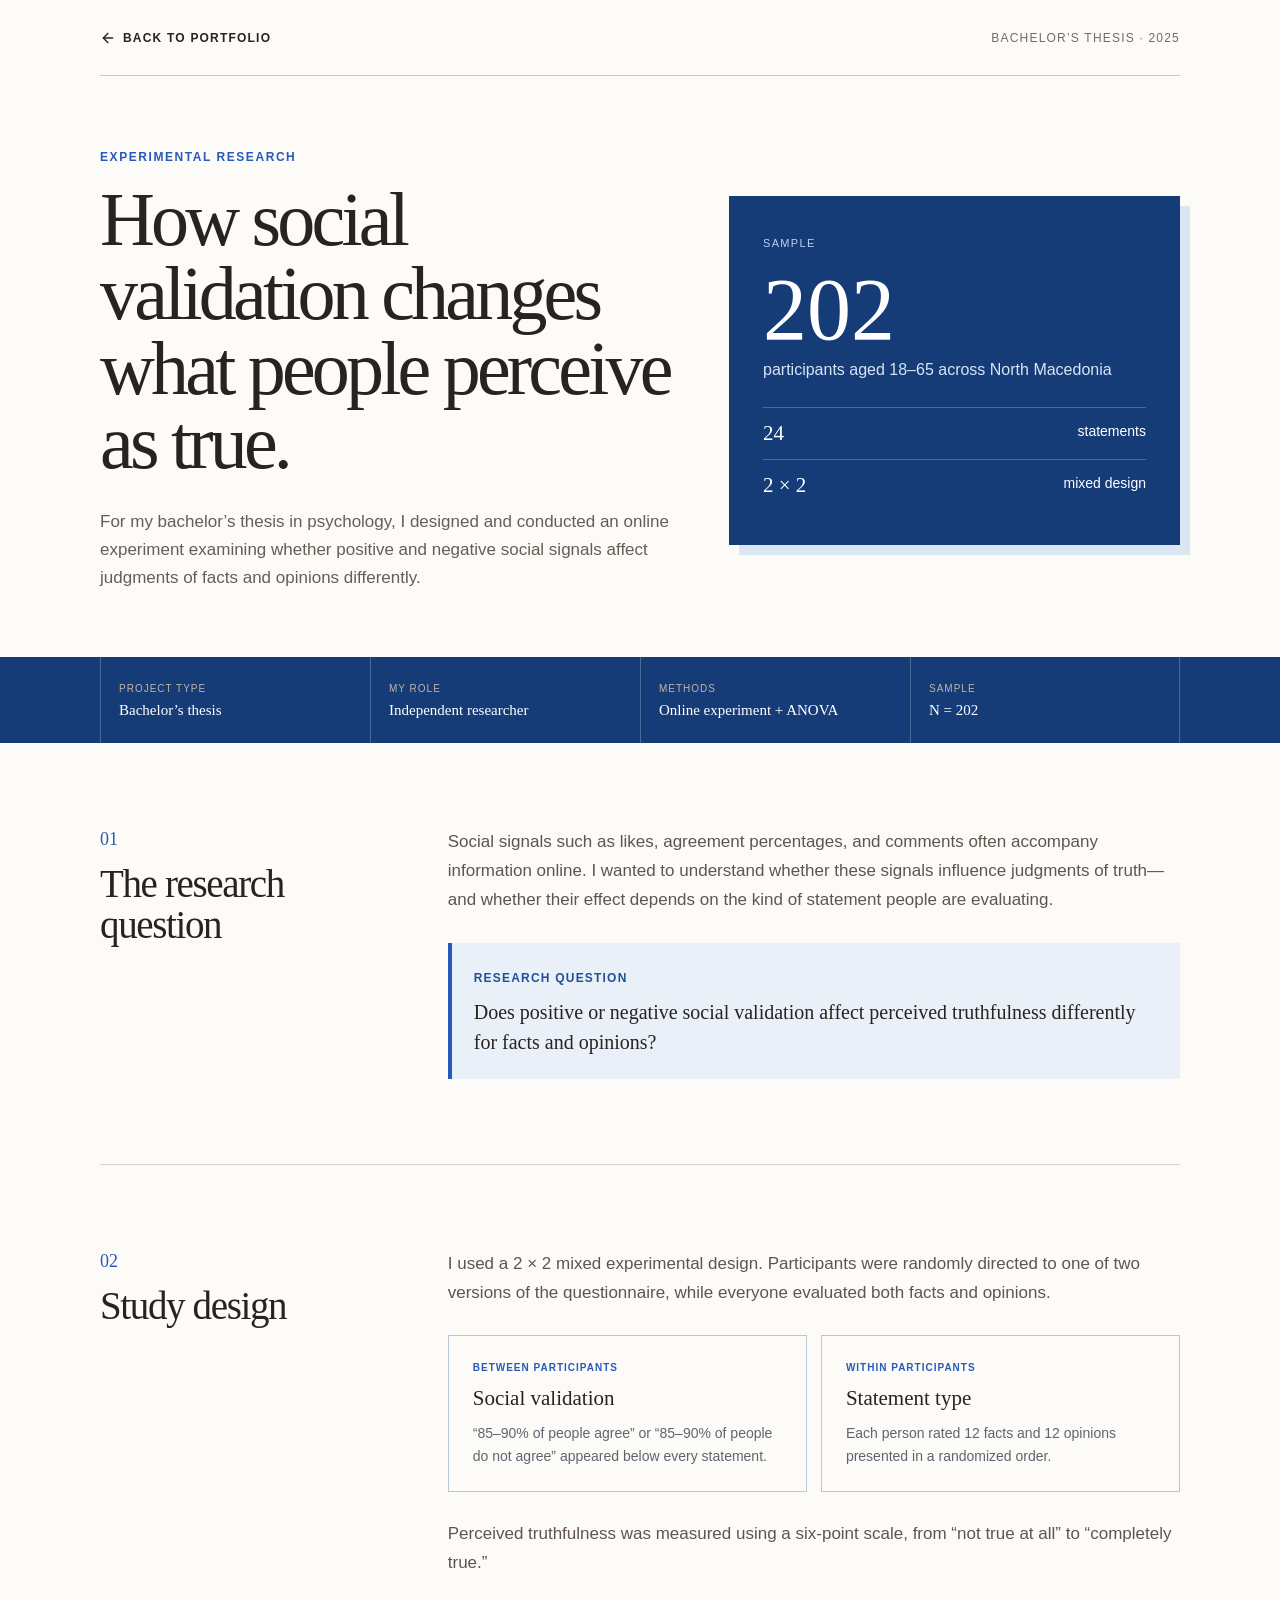
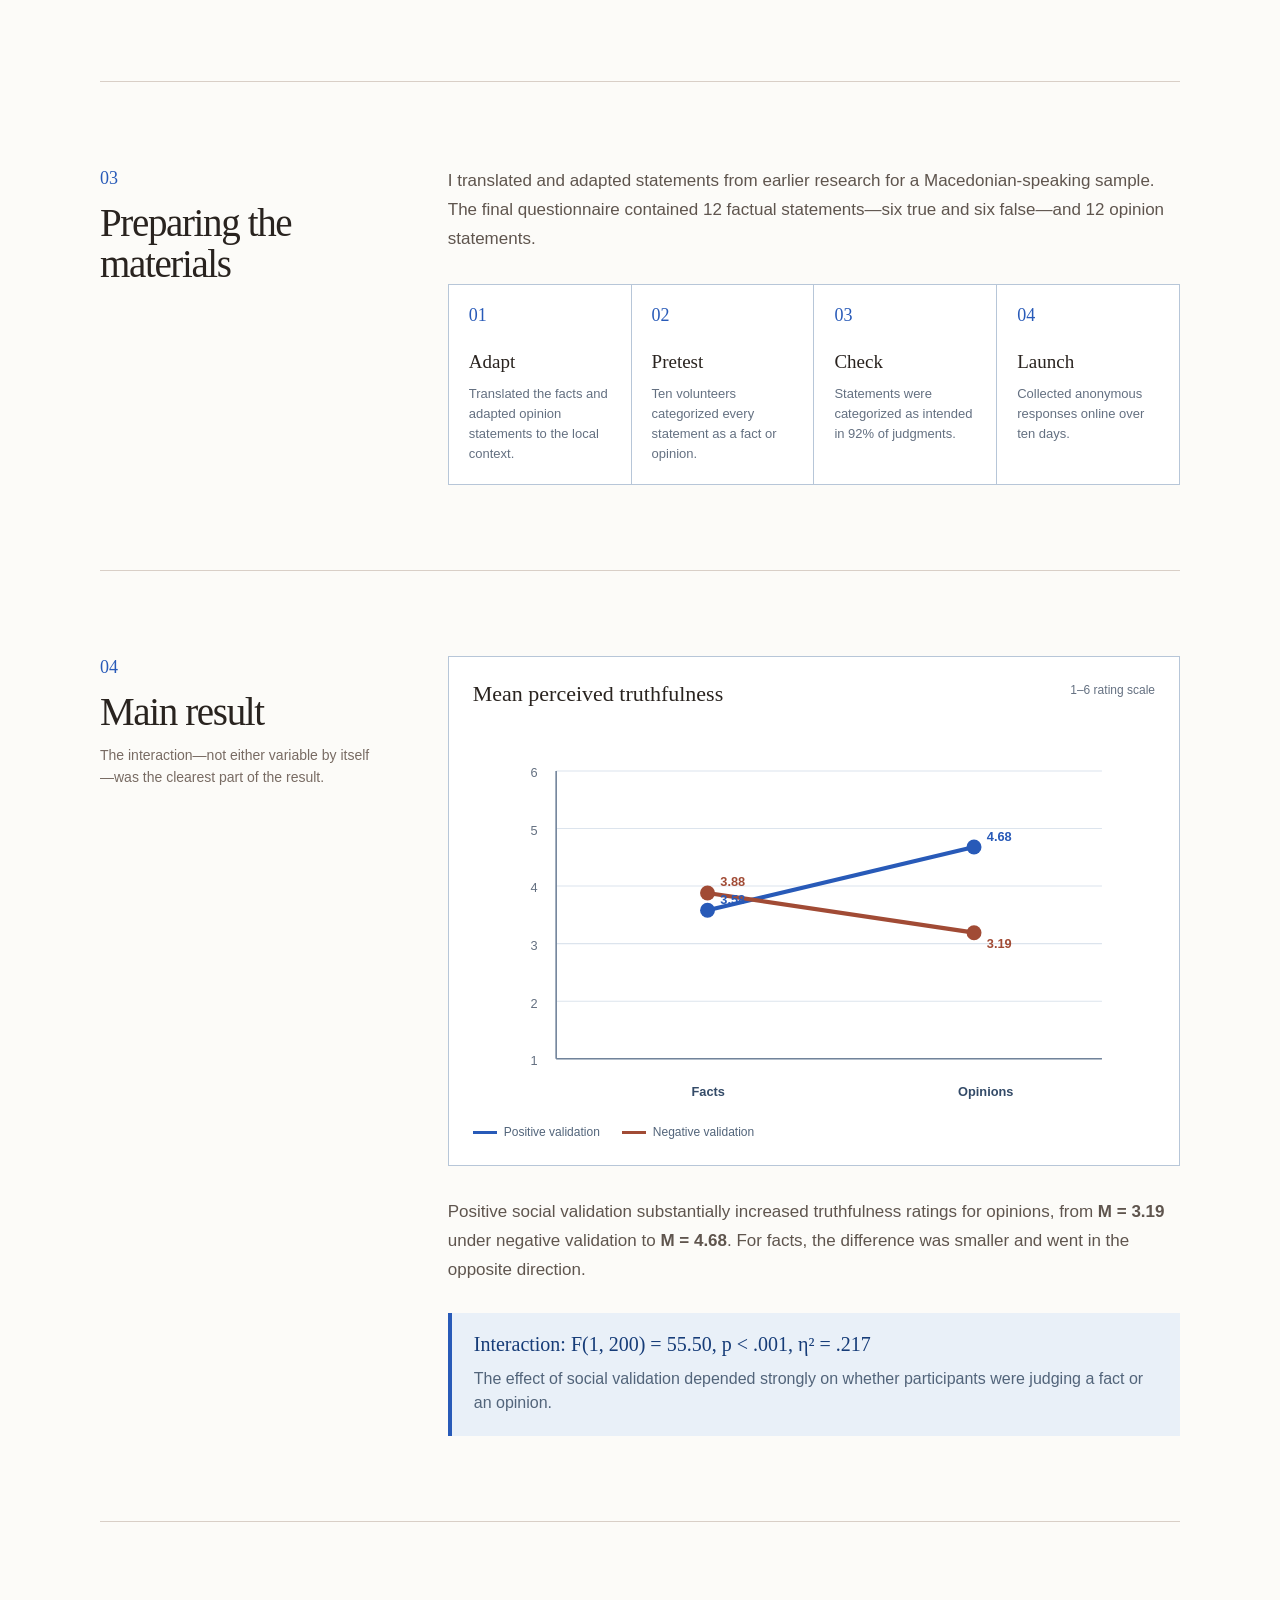
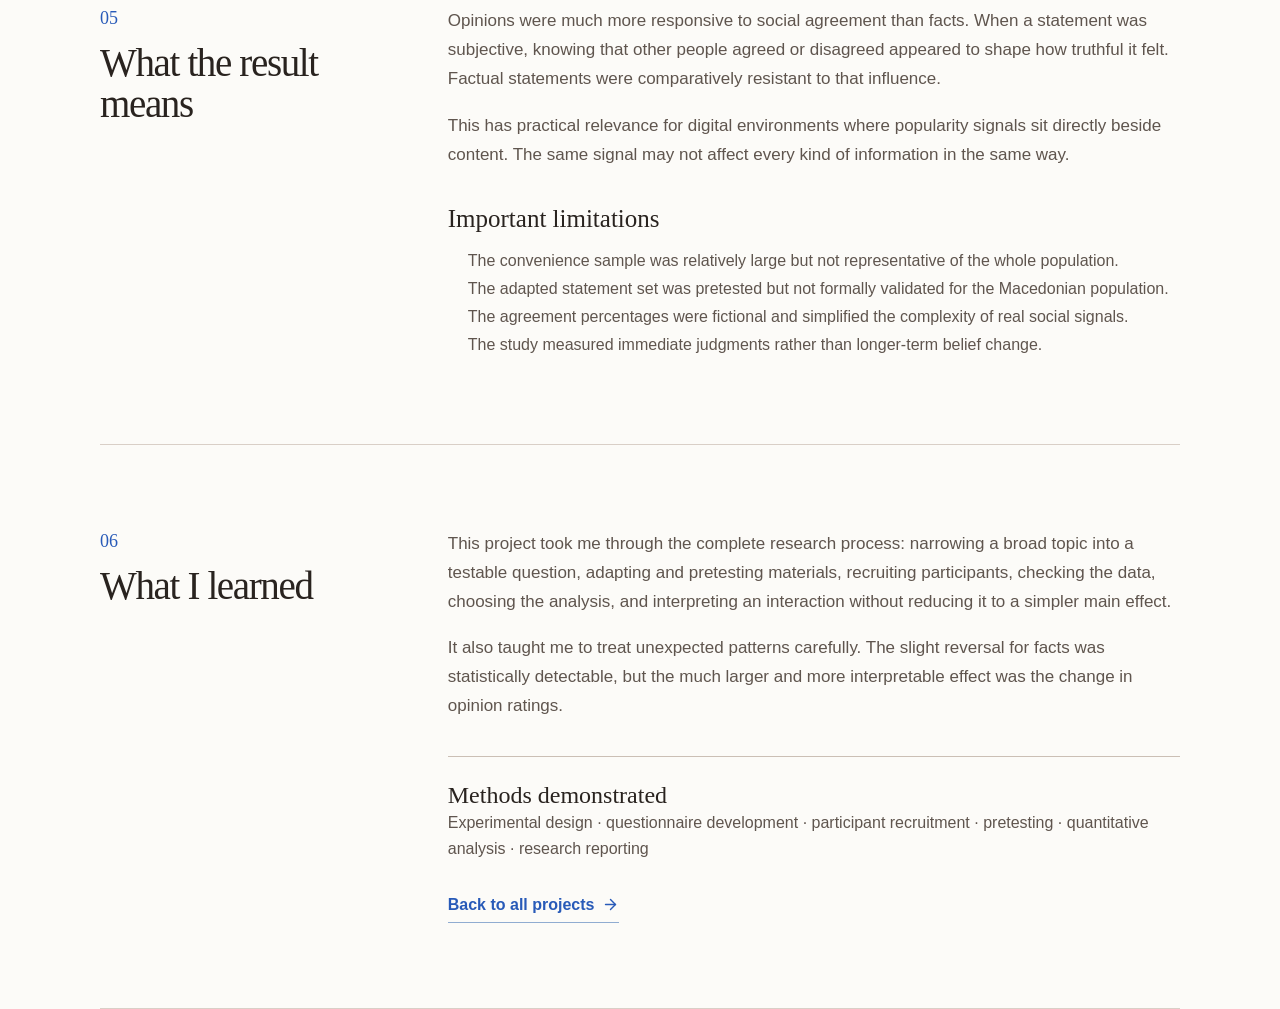
<file: work/bachelor-thesis/index.html>
<!DOCTYPE html><html lang="en" class="scroll-smooth"><head><meta charSet="utf-8"/><meta name="viewport" content="width=device-width, initial-scale=1"/><link rel="stylesheet" href="/_next/static/chunks/0xomlvbvm_212.css" data-precedence="next"/><link rel="preload" as="script" fetchPriority="low" href="/_next/static/chunks/15xrurgzs99gv.js"/><script src="/_next/static/chunks/0dgq26a5_oy.a.js" async=""></script><script src="/_next/static/chunks/07lhk_q6pmm3r.js" async=""></script><script src="/_next/static/chunks/0au83~zq0~0pf.js" async=""></script><script src="/_next/static/chunks/turbopack-07ur8f85nectq.js" async=""></script><script src="/_next/static/chunks/01xlw8hd842-c.js" async=""></script><script src="/_next/static/chunks/0d3shmwh5_nmn.js" async=""></script><script src="/_next/static/chunks/0ucijdf6i13b8.js" async=""></script><title>Antonija Matic-Lazarevska | UX &amp; Behavioral Research</title><meta name="description" content="Portfolio of Antonija Matic-Lazarevska, a psychology researcher working across UX, behavioral research, eye tracking, and qualitative methods."/><link rel="shortcut icon" href="/favicon.svg"/><link rel="icon" href="/favicon.svg"/><script src="/_next/static/chunks/03~yq9q893hmn.js" noModule=""></script></head><body class="antialiased"><div hidden=""><!--$--><!--/$--></div><main class="student-case thesis-case"><header class="student-case-nav"><a href="/#work"><svg xmlns="http://www.w3.org/2000/svg" width="16" height="16" viewBox="0 0 24 24" fill="none" stroke="currentColor" stroke-width="2" stroke-linecap="round" stroke-linejoin="round" class="lucide lucide-arrow-left" aria-hidden="true"><path d="m12 19-7-7 7-7"></path><path d="M19 12H5"></path></svg> Back to portfolio</a><span>Bachelor’s thesis · 2025</span></header><section class="student-case-hero thesis-hero"><div><p class="plain-label">Experimental research</p><h1>How social validation changes what people perceive as true.</h1><p>For my bachelor’s thesis in psychology, I designed and conducted an online experiment examining whether positive and negative social signals affect judgments of facts and opinions differently.</p></div><div class="thesis-hero-card"><span>Sample</span><strong>202</strong><p>participants aged 18–65 across North Macedonia</p><div><b>24</b> statements</div><div><b>2 × 2</b> mixed design</div></div></section><section class="student-summary thesis-summary"><div><span>Project type</span><strong>Bachelor’s thesis</strong></div><div><span>My role</span><strong>Independent researcher</strong></div><div><span>Methods</span><strong>Online experiment + ANOVA</strong></div><div><span>Sample</span><strong>N = 202</strong></div></section><section class="student-case-section"><aside><span>01</span><h2>The research question</h2></aside><div class="student-case-copy"><p>Social signals such as likes, agreement percentages, and comments often accompany information online. I wanted to understand whether these signals influence judgments of truth—and whether their effect depends on the kind of statement people are evaluating.</p><div class="student-question thesis-question"><strong>Research question</strong><p>Does positive or negative social validation affect perceived truthfulness differently for facts and opinions?</p></div></div></section><section class="student-case-section student-tinted"><aside><span>02</span><h2>Study design</h2></aside><div class="student-case-copy"><p>I used a 2 × 2 mixed experimental design. Participants were randomly directed to one of two versions of the questionnaire, while everyone evaluated both facts and opinions.</p><div class="thesis-design-grid"><article><span>Between participants</span><strong>Social validation</strong><p>“85–90% of people agree” or “85–90% of people do not agree” appeared below every statement.</p></article><article><span>Within participants</span><strong>Statement type</strong><p>Each person rated 12 facts and 12 opinions presented in a randomized order.</p></article></div><p>Perceived truthfulness was measured using a six-point scale, from “not true at all” to “completely true.”</p></div></section><section class="student-case-section"><aside><span>03</span><h2>Preparing the materials</h2></aside><div class="student-case-copy"><p>I translated and adapted statements from earlier research for a Macedonian-speaking sample. The final questionnaire contained 12 factual statements—six true and six false—and 12 opinion statements.</p><div class="thesis-process"><div><b>01</b><strong>Adapt</strong><p>Translated the facts and adapted opinion statements to the local context.</p></div><div><b>02</b><strong>Pretest</strong><p>Ten volunteers categorized every statement as a fact or opinion.</p></div><div><b>03</b><strong>Check</strong><p>Statements were categorized as intended in 92% of judgments.</p></div><div><b>04</b><strong>Launch</strong><p>Collected anonymous responses online over ten days.</p></div></div></div></section><section class="student-case-section thesis-results-section"><aside><span>04</span><h2>Main result</h2><p>The interaction—not either variable by itself—was the clearest part of the result.</p></aside><div class="student-case-copy"><figure class="thesis-chart"><figcaption><strong>Mean perceived truthfulness</strong><span>1–6 rating scale</span></figcaption><svg viewBox="0 0 640 390" role="img" aria-labelledby="chart-title chart-desc"><title id="chart-title">Interaction between social validation and statement type</title><desc id="chart-desc">Positive validation produced a mean of 3.58 for facts and 4.68 for opinions. Negative validation produced a mean of 3.88 for facts and 3.19 for opinions.</desc><g><line x1="78" y1="330" x2="590" y2="330"></line><text x="54" y="336">1</text></g><g><line x1="78" y1="276" x2="590" y2="276"></line><text x="54" y="282">2</text></g><g><line x1="78" y1="222" x2="590" y2="222"></line><text x="54" y="228">3</text></g><g><line x1="78" y1="168" x2="590" y2="168"></line><text x="54" y="174">4</text></g><g><line x1="78" y1="114" x2="590" y2="114"></line><text x="54" y="120">5</text></g><g><line x1="78" y1="60" x2="590" y2="60"></line><text x="54" y="66">6</text></g><line class="axis" x1="78" y1="60" x2="78" y2="330"></line><line class="axis" x1="78" y1="330" x2="590" y2="330"></line><text class="x-label" x="205" y="365">Facts</text><text class="x-label" x="455" y="365">Opinions</text><polyline class="line-positive" points="220,190.7 470,131.3"></polyline><circle class="point-positive" cx="220" cy="190.7" r="7"></circle><circle class="point-positive" cx="470" cy="131.3" r="7"></circle><polyline class="line-negative" points="220,174.5 470,211.7"></polyline><circle class="point-negative" cx="220" cy="174.5" r="7"></circle><circle class="point-negative" cx="470" cy="211.7" r="7"></circle><text class="value-positive" x="232" y="185">3.58</text><text class="value-positive" x="482" y="126">4.68</text><text class="value-negative" x="232" y="168">3.88</text><text class="value-negative" x="482" y="226">3.19</text></svg><div class="chart-legend"><span><i class="legend-positive"></i>Positive validation</span><span><i class="legend-negative"></i>Negative validation</span></div></figure><p>Positive social validation substantially increased truthfulness ratings for opinions, from <strong>M = 3.19</strong> under negative validation to <strong>M = 4.68</strong>. For facts, the difference was smaller and went in the opposite direction.</p><div class="thesis-result-callout"><strong>Interaction: F(1, 200) = 55.50, p &lt; .001, η² = .217</strong><p>The effect of social validation depended strongly on whether participants were judging a fact or an opinion.</p></div></div></section><section class="student-case-section student-tinted"><aside><span>05</span><h2>What the result means</h2></aside><div class="student-case-copy"><p>Opinions were much more responsive to social agreement than facts. When a statement was subjective, knowing that other people agreed or disagreed appeared to shape how truthful it felt. Factual statements were comparatively resistant to that influence.</p><p>This has practical relevance for digital environments where popularity signals sit directly beside content. The same signal may not affect every kind of information in the same way.</p><h3>Important limitations</h3><ul class="student-list"><li>The convenience sample was relatively large but not representative of the whole population.</li><li>The adapted statement set was pretested but not formally validated for the Macedonian population.</li><li>The agreement percentages were fictional and simplified the complexity of real social signals.</li><li>The study measured immediate judgments rather than longer-term belief change.</li></ul></div></section><section class="student-case-section"><aside><span>06</span><h2>What I learned</h2></aside><div class="student-case-copy"><p>This project took me through the complete research process: narrowing a broad topic into a testable question, adapting and pretesting materials, recruiting participants, checking the data, choosing the analysis, and interpreting an interaction without reducing it to a simpler main effect.</p><p>It also taught me to treat unexpected patterns carefully. The slight reversal for facts was statistically detectable, but the much larger and more interpretable effect was the change in opinion ratings.</p><div class="student-learning"><strong>Methods demonstrated</strong><p>Experimental design · questionnaire development · participant recruitment · pretesting · quantitative analysis · research reporting</p></div><a class="student-back-link" href="/#work">Back to all projects <svg xmlns="http://www.w3.org/2000/svg" width="17" height="17" viewBox="0 0 24 24" fill="none" stroke="currentColor" stroke-width="2" stroke-linecap="round" stroke-linejoin="round" class="lucide lucide-arrow-right" aria-hidden="true"><path d="M5 12h14"></path><path d="m12 5 7 7-7 7"></path></svg></a></div></section></main><!--$--><!--/$--><script src="/_next/static/chunks/15xrurgzs99gv.js" id="_R_" async=""></script><script>(self.__next_f=self.__next_f||[]).push([0])</script><script>self.__next_f.push([1,"1:\"$Sreact.fragment\"\n2:I[39756,[\"/_next/static/chunks/01xlw8hd842-c.js\",\"/_next/static/chunks/0d3shmwh5_nmn.js\"],\"default\"]\n3:I[37457,[\"/_next/static/chunks/01xlw8hd842-c.js\",\"/_next/static/chunks/0d3shmwh5_nmn.js\"],\"default\"]\n4:I[22016,[\"/_next/static/chunks/01xlw8hd842-c.js\",\"/_next/static/chunks/0d3shmwh5_nmn.js\",\"/_next/static/chunks/0ucijdf6i13b8.js\"],\"\"]\n5:I[5014,[\"/_next/static/chunks/01xlw8hd842-c.js\",\"/_next/static/chunks/0d3shmwh5_nmn.js\",\"/_next/static/chunks/0ucijdf6i13b8.js\"],\"default\"]\n10:I[68027,[\"/_next/static/chunks/01xlw8hd842-c.js\",\"/_next/static/chunks/0d3shmwh5_nmn.js\"],\"default\",1]\n:HL[\"/_next/static/chunks/0xomlvbvm_212.css\",\"style\"]\n"])</script><script>self.__next_f.push([1,"0:{\"P\":null,\"c\":[\"\",\"work\",\"bachelor-thesis\",\"\"],\"q\":\"\",\"i\":false,\"f\":[[[\"\",{\"children\":[\"work\",{\"children\":[\"bachelor-thesis\",{\"children\":[\"__PAGE__\",{}]}]}]},\"$undefined\",\"$undefined\",16],[[\"$\",\"$1\",\"c\",{\"children\":[[[\"$\",\"link\",\"0\",{\"rel\":\"stylesheet\",\"href\":\"/_next/static/chunks/0xomlvbvm_212.css\",\"precedence\":\"next\",\"crossOrigin\":\"$undefined\",\"nonce\":\"$undefined\"}],[\"$\",\"script\",\"script-0\",{\"src\":\"/_next/static/chunks/01xlw8hd842-c.js\",\"async\":true,\"nonce\":\"$undefined\"}],[\"$\",\"script\",\"script-1\",{\"src\":\"/_next/static/chunks/0d3shmwh5_nmn.js\",\"async\":true,\"nonce\":\"$undefined\"}]],[\"$\",\"html\",null,{\"lang\":\"en\",\"className\":\"scroll-smooth\",\"children\":[\"$\",\"body\",null,{\"className\":\"antialiased\",\"children\":[\"$\",\"$L2\",null,{\"parallelRouterKey\":\"children\",\"error\":\"$undefined\",\"errorStyles\":\"$undefined\",\"errorScripts\":\"$undefined\",\"template\":[\"$\",\"$L3\",null,{}],\"templateStyles\":\"$undefined\",\"templateScripts\":\"$undefined\",\"notFound\":[[[\"$\",\"title\",null,{\"children\":\"404: This page could not be found.\"}],[\"$\",\"div\",null,{\"style\":{\"fontFamily\":\"system-ui,\\\"Segoe UI\\\",Roboto,Helvetica,Arial,sans-serif,\\\"Apple Color Emoji\\\",\\\"Segoe UI Emoji\\\"\",\"height\":\"100vh\",\"textAlign\":\"center\",\"display\":\"flex\",\"flexDirection\":\"column\",\"alignItems\":\"center\",\"justifyContent\":\"center\"},\"children\":[\"$\",\"div\",null,{\"children\":[[\"$\",\"style\",null,{\"dangerouslySetInnerHTML\":{\"__html\":\"body{color:#000;background:#fff;margin:0}.next-error-h1{border-right:1px solid rgba(0,0,0,.3)}@media (prefers-color-scheme:dark){body{color:#fff;background:#000}.next-error-h1{border-right:1px solid rgba(255,255,255,.3)}}\"}}],[\"$\",\"h1\",null,{\"className\":\"next-error-h1\",\"style\":{\"display\":\"inline-block\",\"margin\":\"0 20px 0 0\",\"padding\":\"0 23px 0 0\",\"fontSize\":24,\"fontWeight\":500,\"verticalAlign\":\"top\",\"lineHeight\":\"49px\"},\"children\":404}],[\"$\",\"div\",null,{\"style\":{\"display\":\"inline-block\"},\"children\":[\"$\",\"h2\",null,{\"style\":{\"fontSize\":14,\"fontWeight\":400,\"lineHeight\":\"49px\",\"margin\":0},\"children\":\"This page could not be found.\"}]}]]}]}]],[]],\"forbidden\":\"$undefined\",\"unauthorized\":\"$undefined\"}]}]}]]}],{\"children\":[[\"$\",\"$1\",\"c\",{\"children\":[null,[\"$\",\"$L2\",null,{\"parallelRouterKey\":\"children\",\"error\":\"$undefined\",\"errorStyles\":\"$undefined\",\"errorScripts\":\"$undefined\",\"template\":[\"$\",\"$L3\",null,{}],\"templateStyles\":\"$undefined\",\"templateScripts\":\"$undefined\",\"notFound\":\"$undefined\",\"forbidden\":\"$undefined\",\"unauthorized\":\"$undefined\"}]]}],{\"children\":[[\"$\",\"$1\",\"c\",{\"children\":[null,[\"$\",\"$L2\",null,{\"parallelRouterKey\":\"children\",\"error\":\"$undefined\",\"errorStyles\":\"$undefined\",\"errorScripts\":\"$undefined\",\"template\":[\"$\",\"$L3\",null,{}],\"templateStyles\":\"$undefined\",\"templateScripts\":\"$undefined\",\"notFound\":\"$undefined\",\"forbidden\":\"$undefined\",\"unauthorized\":\"$undefined\"}]]}],{\"children\":[[\"$\",\"$1\",\"c\",{\"children\":[[\"$\",\"main\",null,{\"className\":\"student-case thesis-case\",\"children\":[[\"$\",\"header\",null,{\"className\":\"student-case-nav\",\"children\":[[\"$\",\"$L4\",null,{\"href\":\"/#work\",\"children\":[[\"$\",\"$L5\",null,{\"ref\":\"$undefined\",\"iconNode\":[[\"path\",{\"d\":\"m12 19-7-7 7-7\",\"key\":\"1l729n\"}],[\"path\",{\"d\":\"M19 12H5\",\"key\":\"x3x0zl\"}]],\"className\":\"lucide-arrow-left\",\"size\":16}],\" Back to portfolio\"]}],[\"$\",\"span\",null,{\"children\":\"Bachelor’s thesis · 2025\"}]]}],[\"$\",\"section\",null,{\"className\":\"student-case-hero thesis-hero\",\"children\":[[\"$\",\"div\",null,{\"children\":[[\"$\",\"p\",null,{\"className\":\"plain-label\",\"children\":\"Experimental research\"}],[\"$\",\"h1\",null,{\"children\":\"How social validation changes what people perceive as true.\"}],[\"$\",\"p\",null,{\"children\":\"For my bachelor’s thesis in psychology, I designed and conducted an online experiment examining whether positive and negative social signals affect judgments of facts and opinions differently.\"}]]}],[\"$\",\"div\",null,{\"className\":\"thesis-hero-card\",\"children\":[[\"$\",\"span\",null,{\"children\":\"Sample\"}],[\"$\",\"strong\",null,{\"children\":\"202\"}],[\"$\",\"p\",null,{\"children\":\"participants aged 18–65 across North Macedonia\"}],[\"$\",\"div\",null,{\"children\":[[\"$\",\"b\",null,{\"children\":\"24\"}],\" statements\"]}],[\"$\",\"div\",null,{\"children\":[[\"$\",\"b\",null,{\"children\":\"2 × 2\"}],\" mixed design\"]}]]}]]}],[\"$\",\"section\",null,{\"className\":\"student-summary thesis-summary\",\"children\":[[\"$\",\"div\",null,{\"children\":[[\"$\",\"span\",null,{\"children\":\"Project type\"}],[\"$\",\"strong\",null,{\"children\":\"Bachelor’s thesis\"}]]}],[\"$\",\"div\",null,{\"children\":[[\"$\",\"span\",null,{\"children\":\"My role\"}],[\"$\",\"strong\",null,{\"children\":\"Independent researcher\"}]]}],[\"$\",\"div\",null,{\"children\":[[\"$\",\"span\",null,{\"children\":\"Methods\"}],[\"$\",\"strong\",null,{\"children\":\"Online experiment + ANOVA\"}]]}],[\"$\",\"div\",null,{\"children\":[[\"$\",\"span\",null,{\"children\":\"Sample\"}],[\"$\",\"strong\",null,{\"children\":\"N = 202\"}]]}]]}],[\"$\",\"section\",null,{\"className\":\"student-case-section\",\"children\":[[\"$\",\"aside\",null,{\"children\":[[\"$\",\"span\",null,{\"children\":\"01\"}],[\"$\",\"h2\",null,{\"children\":\"The research question\"}]]}],[\"$\",\"div\",null,{\"className\":\"student-case-copy\",\"children\":[[\"$\",\"p\",null,{\"children\":\"Social signals such as likes, agreement percentages, and comments often accompany information online. I wanted to understand whether these signals influence judgments of truth—and whether their effect depends on the kind of statement people are evaluating.\"}],\"$L6\"]}]]}],\"$L7\",\"$L8\",\"$L9\",\"$La\",\"$Lb\"]}],[\"$Lc\"],\"$Ld\"]}],{},null,false,null]},null,false,\"$@e\"]},null,false,\"$@e\"]},null,false,null],\"$Lf\",false]],\"m\":\"$undefined\",\"G\":[\"$10\",[\"$L11\"]],\"S\":true,\"h\":null,\"s\":\"$undefined\",\"l\":\"$undefined\",\"p\":\"$undefined\",\"d\":\"$undefined\",\"b\":\"RoqlH9_1ngLPAHAzeErgm\"}\n"])</script><script>self.__next_f.push([1,"12:I[97367,[\"/_next/static/chunks/01xlw8hd842-c.js\",\"/_next/static/chunks/0d3shmwh5_nmn.js\"],\"OutletBoundary\"]\n13:\"$Sreact.suspense\"\n16:I[97367,[\"/_next/static/chunks/01xlw8hd842-c.js\",\"/_next/static/chunks/0d3shmwh5_nmn.js\"],\"ViewportBoundary\"]\n18:I[97367,[\"/_next/static/chunks/01xlw8hd842-c.js\",\"/_next/static/chunks/0d3shmwh5_nmn.js\"],\"MetadataBoundary\"]\n6:[\"$\",\"div\",null,{\"className\":\"student-question thesis-question\",\"children\":[[\"$\",\"strong\",null,{\"children\":\"Research question\"}],[\"$\",\"p\",null,{\"children\":\"Does positive or negative social validation affect perceived truthfulness differently for facts and opinions?\"}]]}]\n7:[\"$\",\"section\",null,{\"className\":\"student-case-section student-tinted\",\"children\":[[\"$\",\"aside\",null,{\"children\":[[\"$\",\"span\",null,{\"children\":\"02\"}],[\"$\",\"h2\",null,{\"children\":\"Study design\"}]]}],[\"$\",\"div\",null,{\"className\":\"student-case-copy\",\"children\":[[\"$\",\"p\",null,{\"children\":\"I used a 2 × 2 mixed experimental design. Participants were randomly directed to one of two versions of the questionnaire, while everyone evaluated both facts and opinions.\"}],[\"$\",\"div\",null,{\"className\":\"thesis-design-grid\",\"children\":[[\"$\",\"article\",null,{\"children\":[[\"$\",\"span\",null,{\"children\":\"Between participants\"}],[\"$\",\"strong\",null,{\"children\":\"Social validation\"}],[\"$\",\"p\",null,{\"children\":\"“85–90% of people agree” or “85–90% of people do not agree” appeared below every statement.\"}]]}],[\"$\",\"article\",null,{\"children\":[[\"$\",\"span\",null,{\"children\":\"Within participants\"}],[\"$\",\"strong\",null,{\"children\":\"Statement type\"}],[\"$\",\"p\",null,{\"children\":\"Each person rated 12 facts and 12 opinions presented in a randomized order.\"}]]}]]}],[\"$\",\"p\",null,{\"children\":\"Perceived truthfulness was measured using a six-point scale, from “not true at all” to “completely true.”\"}]]}]]}]\n8:[\"$\",\"section\",null,{\"className\":\"student-case-section\",\"children\":[[\"$\",\"aside\",null,{\"children\":[[\"$\",\"span\",null,{\"children\":\"03\"}],[\"$\",\"h2\",null,{\"children\":\"Preparing the materials\"}]]}],[\"$\",\"div\",null,{\"className\":\"student-case-copy\",\"children\":[[\"$\",\"p\",null,{\"children\":\"I translated and adapted statements from earlier research for a Macedonian-speaking sample. The final questionnaire contained 12 factual statements—six true and six false—and 12 opinion statements.\"}],[\"$\",\"div\",null,{\"className\":\"thesis-process\",\"children\":[[\"$\",\"div\",null,{\"children\":[[\"$\",\"b\",null,{\"children\":\"01\"}],[\"$\",\"strong\",null,{\"children\":\"Adapt\"}],[\"$\",\"p\",null,{\"children\":\"Translated the facts and adapted opinion statements to the local context.\"}]]}],[\"$\",\"div\",null,{\"children\":[[\"$\",\"b\",null,{\"children\":\"02\"}],[\"$\",\"strong\",null,{\"children\":\"Pretest\"}],[\"$\",\"p\",null,{\"children\":\"Ten volunteers categorized every statement as a fact or opinion.\"}]]}],[\"$\",\"div\",null,{\"children\":[[\"$\",\"b\",null,{\"children\":\"03\"}],[\"$\",\"strong\",null,{\"children\":\"Check\"}],[\"$\",\"p\",null,{\"children\":\"Statements were categorized as intended in 92% of judgments.\"}]]}],[\"$\",\"div\",null,{\"children\":[[\"$\",\"b\",null,{\"children\":\"04\"}],[\"$\",\"strong\",null,{\"children\":\"Launch\"}],[\"$\",\"p\",null,{\"children\":\"Collected anonymous responses online over ten days.\"}]]}]]}]]}]]}]\n"])</script><script>self.__next_f.push([1,"9:[\"$\",\"section\",null,{\"className\":\"student-case-section thesis-results-section\",\"children\":[[\"$\",\"aside\",null,{\"children\":[[\"$\",\"span\",null,{\"children\":\"04\"}],[\"$\",\"h2\",null,{\"children\":\"Main result\"}],[\"$\",\"p\",null,{\"children\":\"The interaction—not either variable by itself—was the clearest part of the result.\"}]]}],[\"$\",\"div\",null,{\"className\":\"student-case-copy\",\"children\":[[\"$\",\"figure\",null,{\"className\":\"thesis-chart\",\"children\":[[\"$\",\"figcaption\",null,{\"children\":[[\"$\",\"strong\",null,{\"children\":\"Mean perceived truthfulness\"}],[\"$\",\"span\",null,{\"children\":\"1–6 rating scale\"}]]}],[\"$\",\"svg\",null,{\"viewBox\":\"0 0 640 390\",\"role\":\"img\",\"aria-labelledby\":\"chart-title chart-desc\",\"children\":[[\"$\",\"title\",null,{\"id\":\"chart-title\",\"children\":\"Interaction between social validation and statement type\"}],[\"$\",\"desc\",null,{\"id\":\"chart-desc\",\"children\":\"Positive validation produced a mean of 3.58 for facts and 4.68 for opinions. Negative validation produced a mean of 3.88 for facts and 3.19 for opinions.\"}],[[\"$\",\"g\",\"1\",{\"children\":[[\"$\",\"line\",null,{\"x1\":\"78\",\"y1\":330,\"x2\":\"590\",\"y2\":330}],[\"$\",\"text\",null,{\"x\":\"54\",\"y\":336,\"children\":1}]]}],[\"$\",\"g\",\"2\",{\"children\":[[\"$\",\"line\",null,{\"x1\":\"78\",\"y1\":276,\"x2\":\"590\",\"y2\":276}],[\"$\",\"text\",null,{\"x\":\"54\",\"y\":282,\"children\":2}]]}],[\"$\",\"g\",\"3\",{\"children\":[[\"$\",\"line\",null,{\"x1\":\"78\",\"y1\":222,\"x2\":\"590\",\"y2\":222}],[\"$\",\"text\",null,{\"x\":\"54\",\"y\":228,\"children\":3}]]}],[\"$\",\"g\",\"4\",{\"children\":[[\"$\",\"line\",null,{\"x1\":\"78\",\"y1\":168,\"x2\":\"590\",\"y2\":168}],[\"$\",\"text\",null,{\"x\":\"54\",\"y\":174,\"children\":4}]]}],[\"$\",\"g\",\"5\",{\"children\":[[\"$\",\"line\",null,{\"x1\":\"78\",\"y1\":114,\"x2\":\"590\",\"y2\":114}],[\"$\",\"text\",null,{\"x\":\"54\",\"y\":120,\"children\":5}]]}],[\"$\",\"g\",\"6\",{\"children\":[[\"$\",\"line\",null,{\"x1\":\"78\",\"y1\":60,\"x2\":\"590\",\"y2\":60}],[\"$\",\"text\",null,{\"x\":\"54\",\"y\":66,\"children\":6}]]}]],[\"$\",\"line\",null,{\"className\":\"axis\",\"x1\":\"78\",\"y1\":\"60\",\"x2\":\"78\",\"y2\":\"330\"}],[\"$\",\"line\",null,{\"className\":\"axis\",\"x1\":\"78\",\"y1\":\"330\",\"x2\":\"590\",\"y2\":\"330\"}],[\"$\",\"text\",null,{\"className\":\"x-label\",\"x\":\"205\",\"y\":\"365\",\"children\":\"Facts\"}],[\"$\",\"text\",null,{\"className\":\"x-label\",\"x\":\"455\",\"y\":\"365\",\"children\":\"Opinions\"}],[\"$\",\"polyline\",null,{\"className\":\"line-positive\",\"points\":\"220,190.7 470,131.3\"}],[\"$\",\"circle\",null,{\"className\":\"point-positive\",\"cx\":\"220\",\"cy\":\"190.7\",\"r\":\"7\"}],[\"$\",\"circle\",null,{\"className\":\"point-positive\",\"cx\":\"470\",\"cy\":\"131.3\",\"r\":\"7\"}],[\"$\",\"polyline\",null,{\"className\":\"line-negative\",\"points\":\"220,174.5 470,211.7\"}],[\"$\",\"circle\",null,{\"className\":\"point-negative\",\"cx\":\"220\",\"cy\":\"174.5\",\"r\":\"7\"}],[\"$\",\"circle\",null,{\"className\":\"point-negative\",\"cx\":\"470\",\"cy\":\"211.7\",\"r\":\"7\"}],[\"$\",\"text\",null,{\"className\":\"value-positive\",\"x\":\"232\",\"y\":\"185\",\"children\":\"3.58\"}],[\"$\",\"text\",null,{\"className\":\"value-positive\",\"x\":\"482\",\"y\":\"126\",\"children\":\"4.68\"}],[\"$\",\"text\",null,{\"className\":\"value-negative\",\"x\":\"232\",\"y\":\"168\",\"children\":\"3.88\"}],[\"$\",\"text\",null,{\"className\":\"value-negative\",\"x\":\"482\",\"y\":\"226\",\"children\":\"3.19\"}]]}],[\"$\",\"div\",null,{\"className\":\"chart-legend\",\"children\":[[\"$\",\"span\",null,{\"children\":[[\"$\",\"i\",null,{\"className\":\"legend-positive\"}],\"Positive validation\"]}],[\"$\",\"span\",null,{\"children\":[[\"$\",\"i\",null,{\"className\":\"legend-negative\"}],\"Negative validation\"]}]]}]]}],[\"$\",\"p\",null,{\"children\":[\"Positive social validation substantially increased truthfulness ratings for opinions, from \",[\"$\",\"strong\",null,{\"children\":\"M = 3.19\"}],\" under negative validation to \",[\"$\",\"strong\",null,{\"children\":\"M = 4.68\"}],\". For facts, the difference was smaller and went in the opposite direction.\"]}],[\"$\",\"div\",null,{\"className\":\"thesis-result-callout\",\"children\":[[\"$\",\"strong\",null,{\"children\":\"Interaction: F(1, 200) = 55.50, p \u003c .001, η² = .217\"}],[\"$\",\"p\",null,{\"children\":\"The effect of social validation depended strongly on whether participants were judging a fact or an opinion.\"}]]}]]}]]}]\n"])</script><script>self.__next_f.push([1,"a:[\"$\",\"section\",null,{\"className\":\"student-case-section student-tinted\",\"children\":[[\"$\",\"aside\",null,{\"children\":[[\"$\",\"span\",null,{\"children\":\"05\"}],[\"$\",\"h2\",null,{\"children\":\"What the result means\"}]]}],[\"$\",\"div\",null,{\"className\":\"student-case-copy\",\"children\":[[\"$\",\"p\",null,{\"children\":\"Opinions were much more responsive to social agreement than facts. When a statement was subjective, knowing that other people agreed or disagreed appeared to shape how truthful it felt. Factual statements were comparatively resistant to that influence.\"}],[\"$\",\"p\",null,{\"children\":\"This has practical relevance for digital environments where popularity signals sit directly beside content. The same signal may not affect every kind of information in the same way.\"}],[\"$\",\"h3\",null,{\"children\":\"Important limitations\"}],[\"$\",\"ul\",null,{\"className\":\"student-list\",\"children\":[[\"$\",\"li\",null,{\"children\":\"The convenience sample was relatively large but not representative of the whole population.\"}],[\"$\",\"li\",null,{\"children\":\"The adapted statement set was pretested but not formally validated for the Macedonian population.\"}],[\"$\",\"li\",null,{\"children\":\"The agreement percentages were fictional and simplified the complexity of real social signals.\"}],[\"$\",\"li\",null,{\"children\":\"The study measured immediate judgments rather than longer-term belief change.\"}]]}]]}]]}]\n"])</script><script>self.__next_f.push([1,"b:[\"$\",\"section\",null,{\"className\":\"student-case-section\",\"children\":[[\"$\",\"aside\",null,{\"children\":[[\"$\",\"span\",null,{\"children\":\"06\"}],[\"$\",\"h2\",null,{\"children\":\"What I learned\"}]]}],[\"$\",\"div\",null,{\"className\":\"student-case-copy\",\"children\":[[\"$\",\"p\",null,{\"children\":\"This project took me through the complete research process: narrowing a broad topic into a testable question, adapting and pretesting materials, recruiting participants, checking the data, choosing the analysis, and interpreting an interaction without reducing it to a simpler main effect.\"}],[\"$\",\"p\",null,{\"children\":\"It also taught me to treat unexpected patterns carefully. The slight reversal for facts was statistically detectable, but the much larger and more interpretable effect was the change in opinion ratings.\"}],[\"$\",\"div\",null,{\"className\":\"student-learning\",\"children\":[[\"$\",\"strong\",null,{\"children\":\"Methods demonstrated\"}],[\"$\",\"p\",null,{\"children\":\"Experimental design · questionnaire development · participant recruitment · pretesting · quantitative analysis · research reporting\"}]]}],[\"$\",\"$L4\",null,{\"className\":\"student-back-link\",\"href\":\"/#work\",\"children\":[\"Back to all projects \",[\"$\",\"$L5\",null,{\"ref\":\"$undefined\",\"iconNode\":[[\"path\",{\"d\":\"M5 12h14\",\"key\":\"1ays0h\"}],[\"path\",{\"d\":\"m12 5 7 7-7 7\",\"key\":\"xquz4c\"}]],\"className\":\"lucide-arrow-right\",\"size\":17}]]}]]}]]}]\n"])</script><script>self.__next_f.push([1,"c:[\"$\",\"script\",\"script-0\",{\"src\":\"/_next/static/chunks/0ucijdf6i13b8.js\",\"async\":true,\"nonce\":\"$undefined\"}]\nd:[\"$\",\"$L12\",null,{\"children\":[\"$\",\"$13\",null,{\"name\":\"Next.MetadataOutlet\",\"children\":\"$@14\"}]}]\n15:[]\ne:\"$W15\"\nf:[\"$\",\"$1\",\"h\",{\"children\":[null,[\"$\",\"$L16\",null,{\"children\":\"$L17\"}],[\"$\",\"div\",null,{\"hidden\":true,\"children\":[\"$\",\"$L18\",null,{\"children\":[\"$\",\"$13\",null,{\"name\":\"Next.Metadata\",\"children\":\"$L19\"}]}]}],null]}]\n11:[\"$\",\"link\",\"0\",{\"rel\":\"stylesheet\",\"href\":\"/_next/static/chunks/0xomlvbvm_212.css\",\"precedence\":\"next\",\"crossOrigin\":\"$undefined\",\"nonce\":\"$undefined\"}]\n"])</script><script>self.__next_f.push([1,"17:[[\"$\",\"meta\",\"0\",{\"charSet\":\"utf-8\"}],[\"$\",\"meta\",\"1\",{\"name\":\"viewport\",\"content\":\"width=device-width, initial-scale=1\"}]]\n"])</script><script>self.__next_f.push([1,"1a:I[27201,[\"/_next/static/chunks/01xlw8hd842-c.js\",\"/_next/static/chunks/0d3shmwh5_nmn.js\"],\"IconMark\"]\n14:null\n19:[[\"$\",\"title\",\"0\",{\"children\":\"Antonija Matic-Lazarevska | UX \u0026 Behavioral Research\"}],[\"$\",\"meta\",\"1\",{\"name\":\"description\",\"content\":\"Portfolio of Antonija Matic-Lazarevska, a psychology researcher working across UX, behavioral research, eye tracking, and qualitative methods.\"}],[\"$\",\"link\",\"2\",{\"rel\":\"shortcut icon\",\"href\":\"/favicon.svg\"}],[\"$\",\"link\",\"3\",{\"rel\":\"icon\",\"href\":\"/favicon.svg\"}],[\"$\",\"$L1a\",\"4\",{}]]\n"])</script></body></html>
</file>
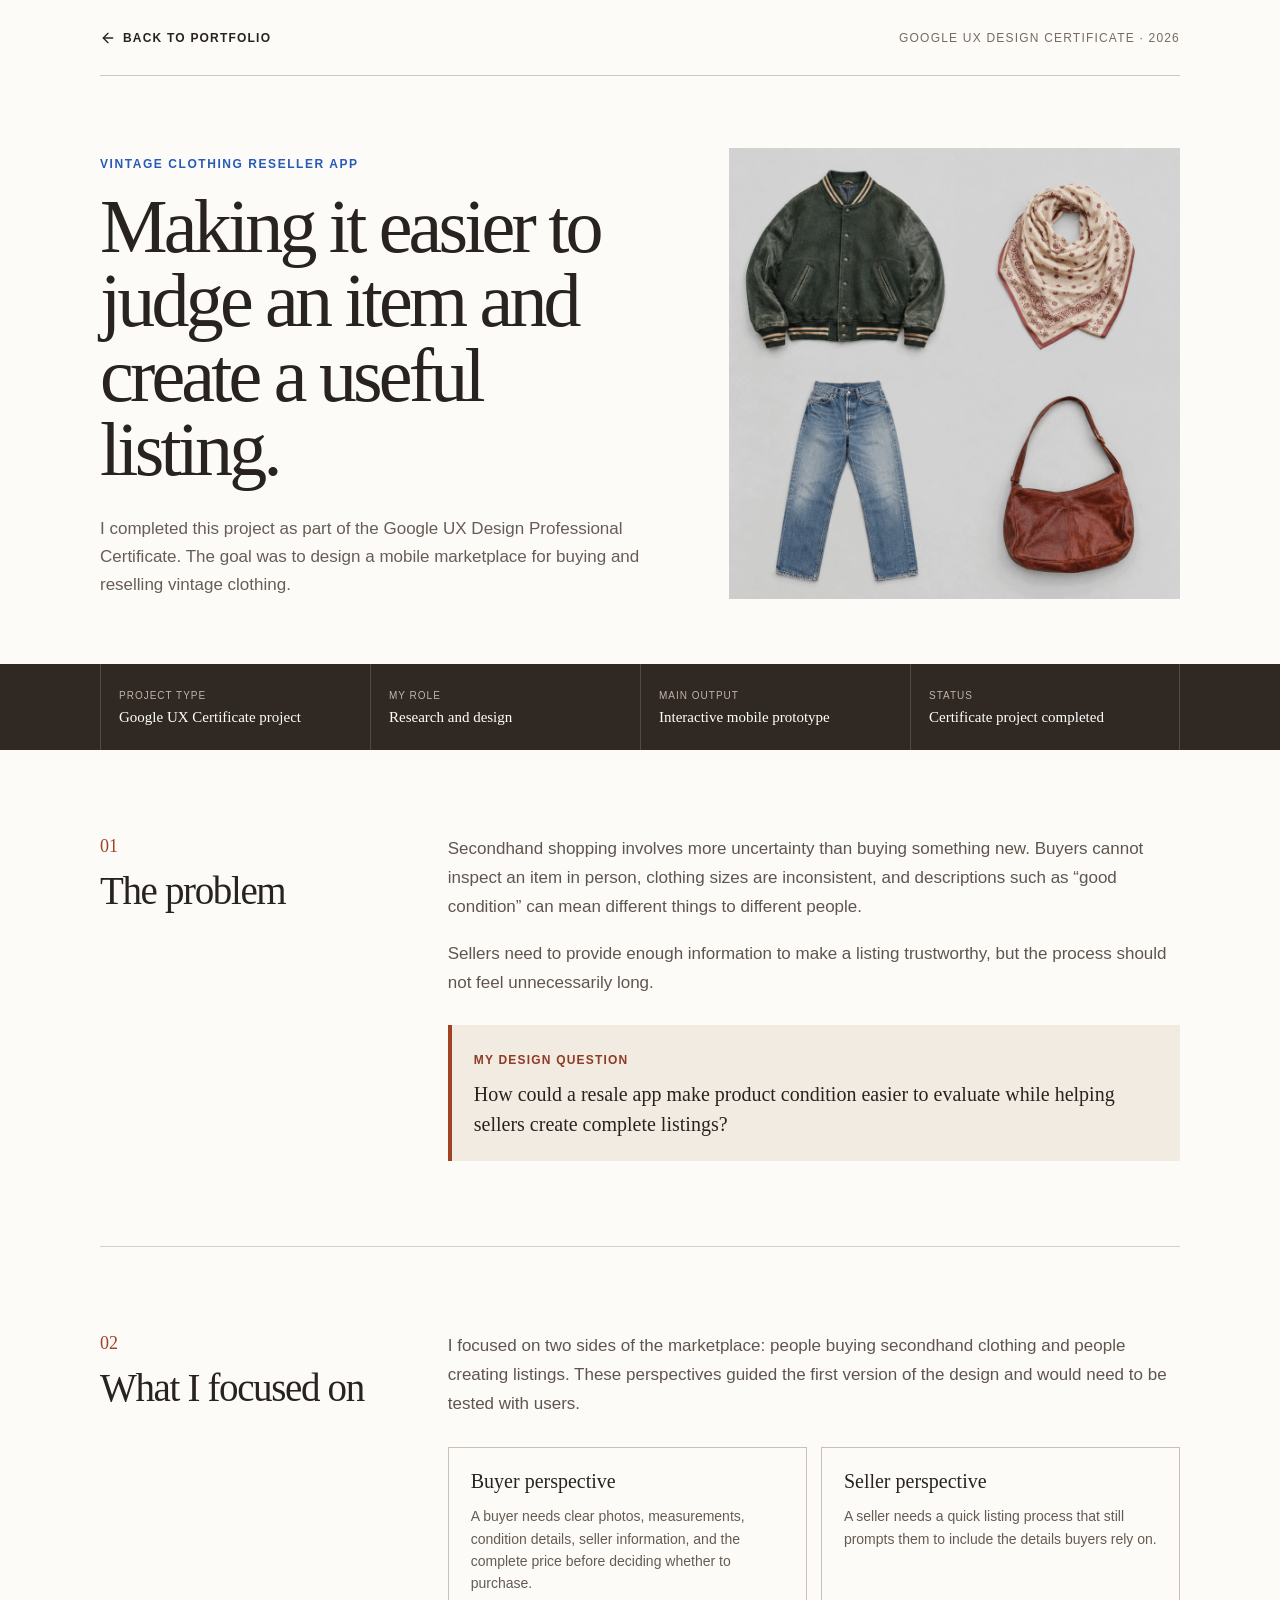
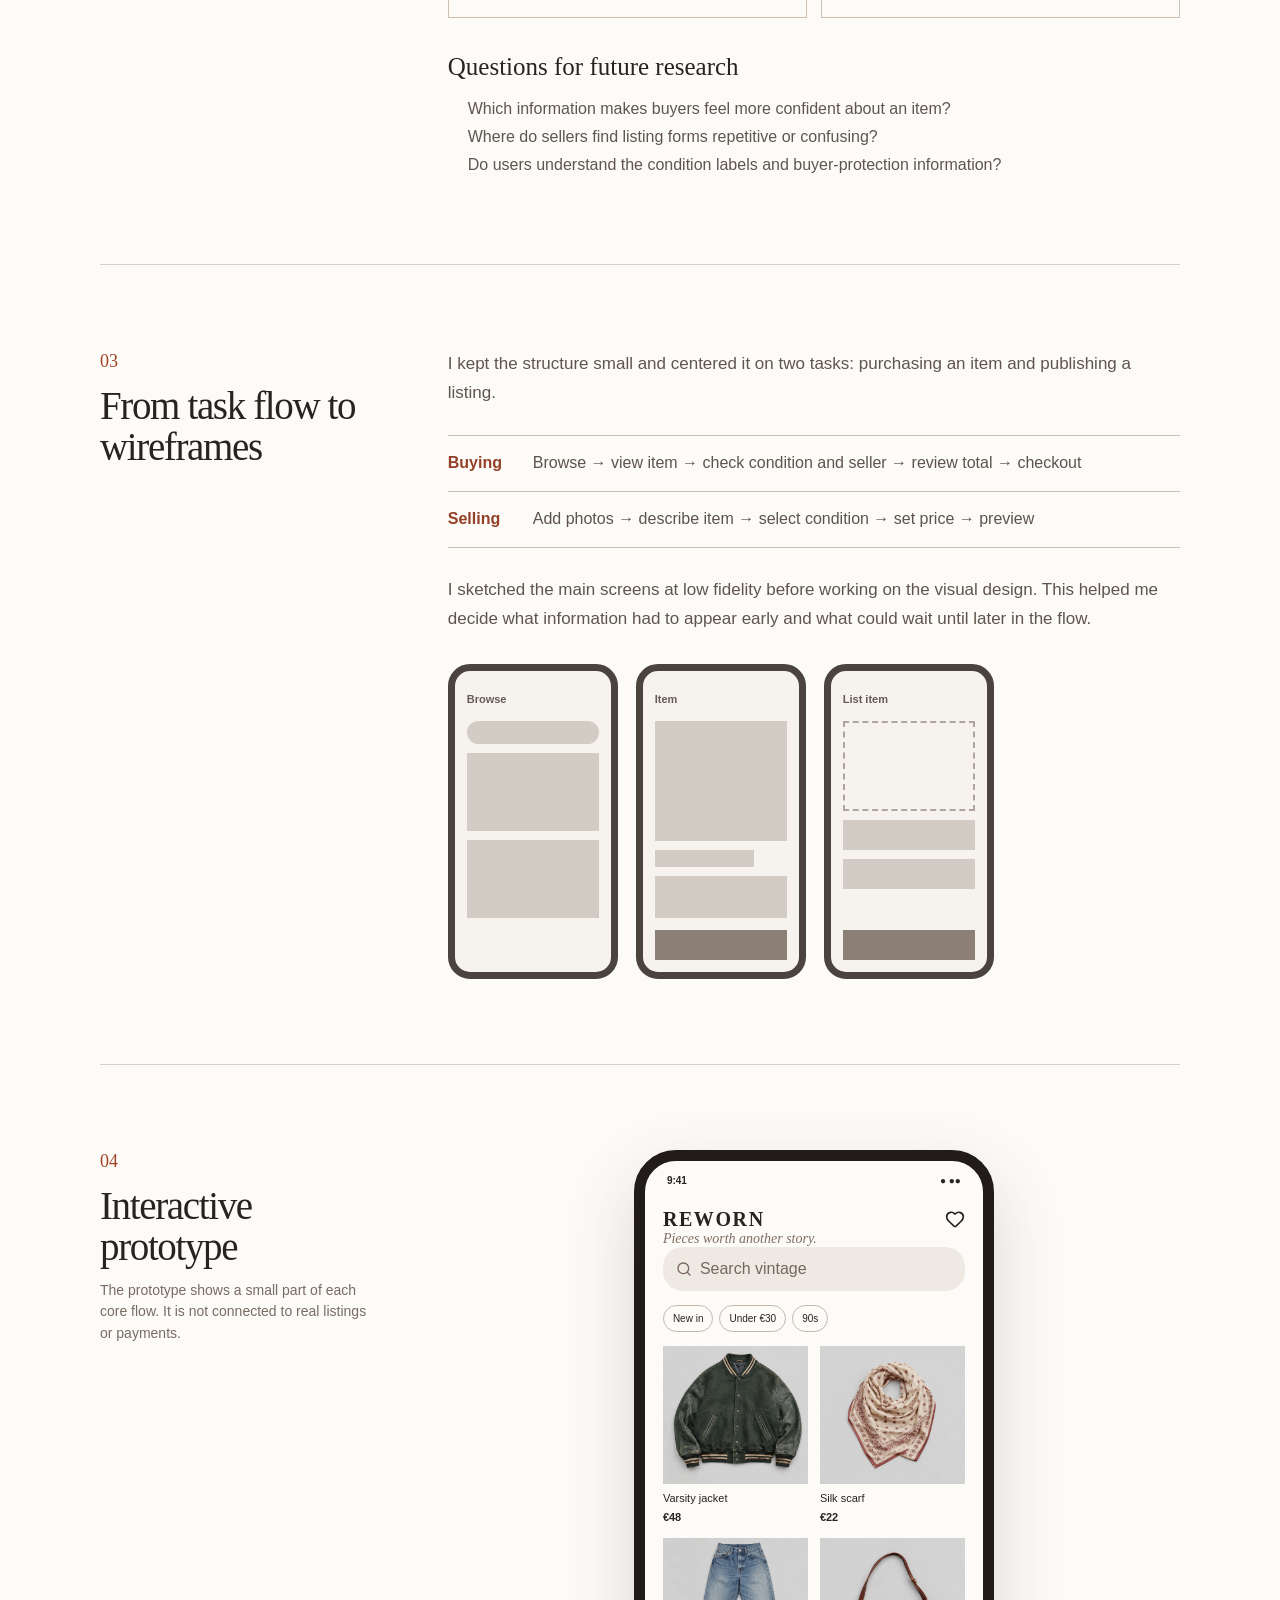
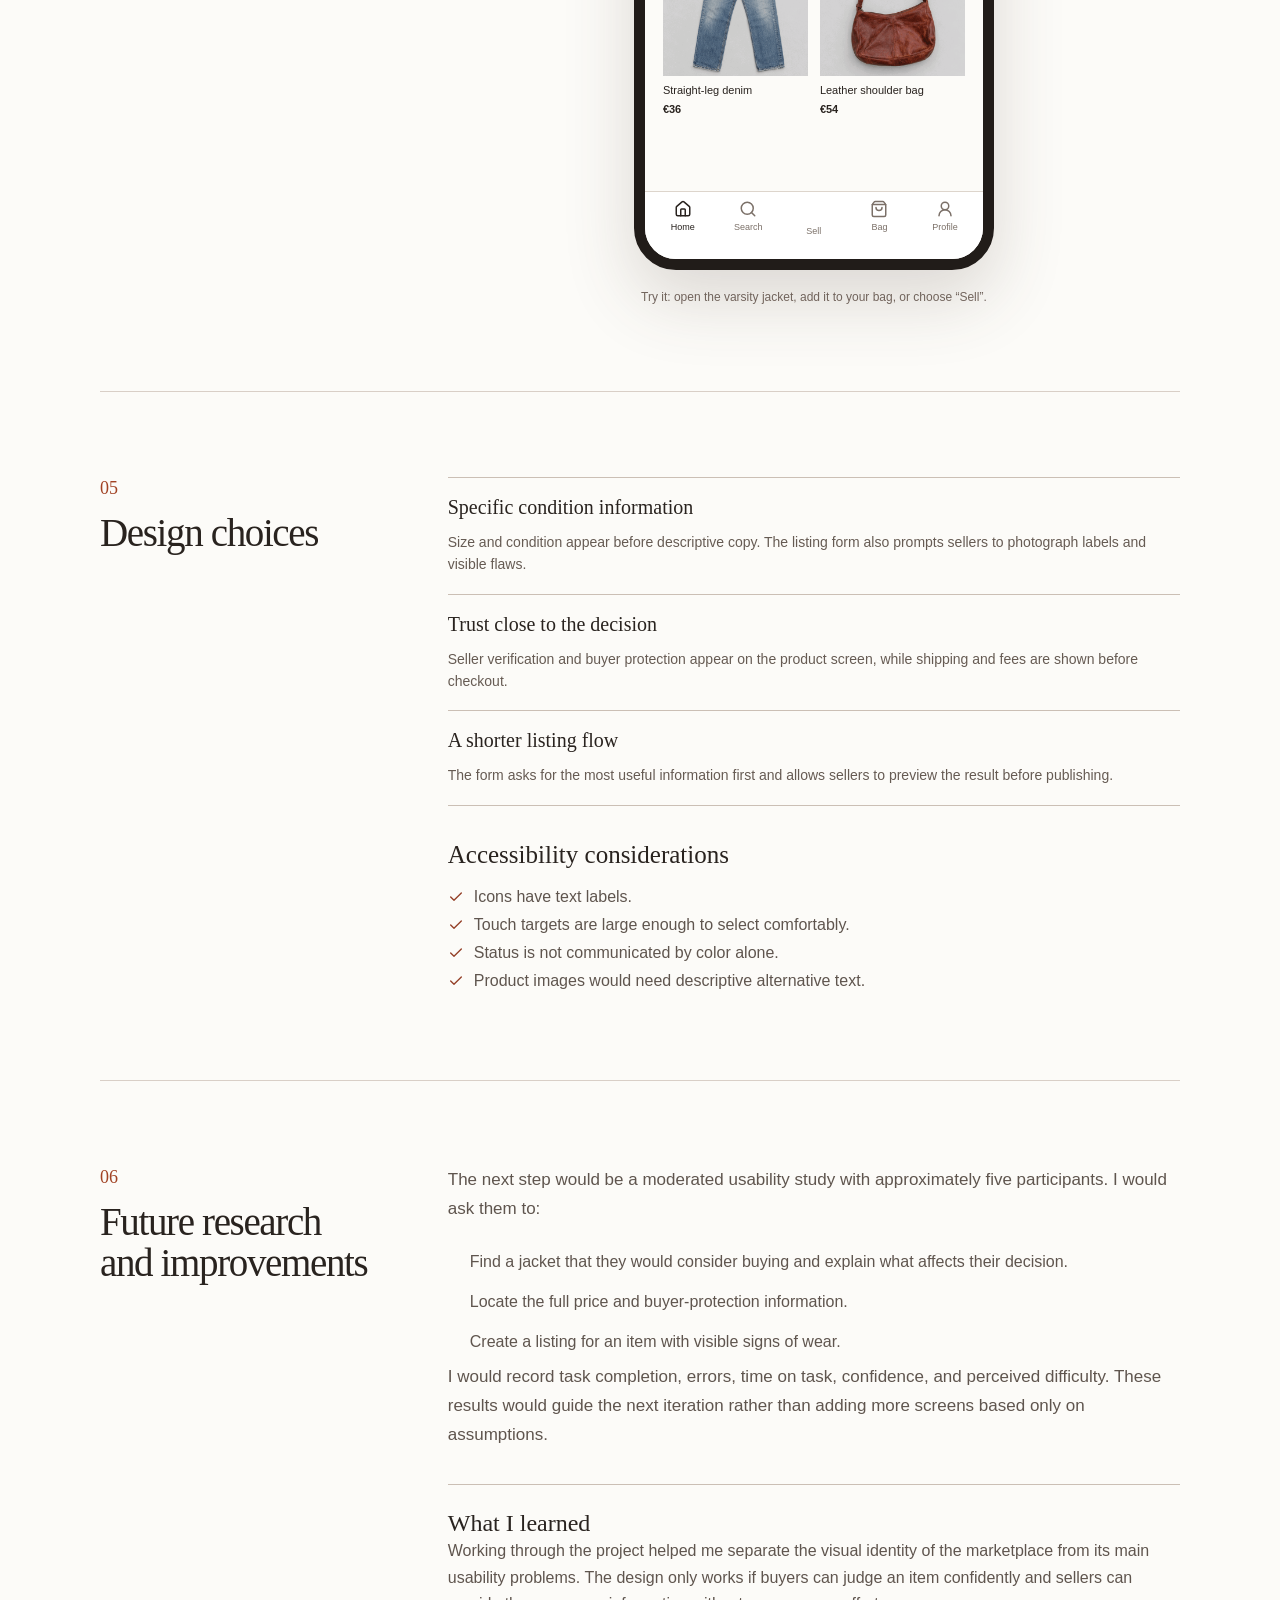
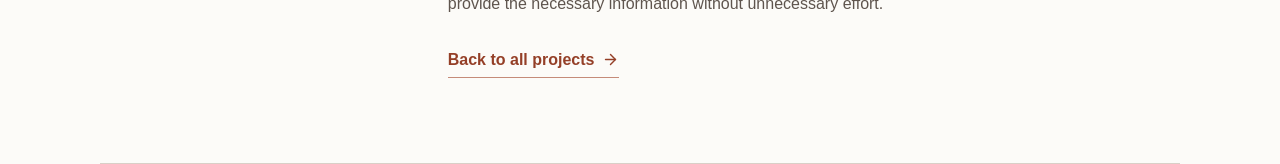
<file: work/vintage-reseller/index.html>
<!DOCTYPE html><html lang="en" class="scroll-smooth"><head><meta charSet="utf-8"/><meta name="viewport" content="width=device-width, initial-scale=1"/><link rel="preload" href="/vintage-products.png" as="image"/><link rel="stylesheet" href="/_next/static/chunks/0xomlvbvm_212.css" data-precedence="next"/><link rel="preload" as="script" fetchPriority="low" href="/_next/static/chunks/15xrurgzs99gv.js"/><script src="/_next/static/chunks/0dgq26a5_oy.a.js" async=""></script><script src="/_next/static/chunks/07lhk_q6pmm3r.js" async=""></script><script src="/_next/static/chunks/0au83~zq0~0pf.js" async=""></script><script src="/_next/static/chunks/turbopack-07ur8f85nectq.js" async=""></script><script src="/_next/static/chunks/01xlw8hd842-c.js" async=""></script><script src="/_next/static/chunks/0d3shmwh5_nmn.js" async=""></script><script src="/_next/static/chunks/0b4x8vx_o9gmv.js" async=""></script><title>Antonija Matic-Lazarevska | UX &amp; Behavioral Research</title><meta name="description" content="Portfolio of Antonija Matic-Lazarevska, a psychology researcher working across UX, behavioral research, eye tracking, and qualitative methods."/><link rel="shortcut icon" href="/favicon.svg"/><link rel="icon" href="/favicon.svg"/><script src="/_next/static/chunks/03~yq9q893hmn.js" noModule=""></script></head><body class="antialiased"><div hidden=""><!--$--><!--/$--></div><main class="student-case"><header class="student-case-nav"><a href="/#work"><svg xmlns="http://www.w3.org/2000/svg" width="16" height="16" viewBox="0 0 24 24" fill="none" stroke="currentColor" stroke-width="2" stroke-linecap="round" stroke-linejoin="round" class="lucide lucide-arrow-left" aria-hidden="true"><path d="m12 19-7-7 7-7"></path><path d="M19 12H5"></path></svg> Back to portfolio</a><span>Google UX Design Certificate · 2026</span></header><section class="student-case-hero"><div><p class="plain-label">Vintage clothing reseller app</p><h1>Making it easier to judge an item and create a useful listing.</h1><p>I completed this project as part of the Google UX Design Professional Certificate. The goal was to design a mobile marketplace for buying and reselling vintage clothing.</p></div><img src="/vintage-products.png" alt="Vintage jacket, scarf, jeans, and leather bag"/></section><section class="student-summary"><div><span>Project type</span><strong>Google UX Certificate project</strong></div><div><span>My role</span><strong>Research and design</strong></div><div><span>Main output</span><strong>Interactive mobile prototype</strong></div><div><span>Status</span><strong>Certificate project completed</strong></div></section><section class="student-case-section"><aside><span>01</span><h2>The problem</h2></aside><div class="student-case-copy"><p>Secondhand shopping involves more uncertainty than buying something new. Buyers cannot inspect an item in person, clothing sizes are inconsistent, and descriptions such as “good condition” can mean different things to different people.</p><p>Sellers need to provide enough information to make a listing trustworthy, but the process should not feel unnecessarily long.</p><div class="student-question"><strong>My design question</strong><p>How could a resale app make product condition easier to evaluate while helping sellers create complete listings?</p></div></div></section><section class="student-case-section student-tinted"><aside><span>02</span><h2>What I focused on</h2></aside><div class="student-case-copy"><p>I focused on two sides of the marketplace: people buying secondhand clothing and people creating listings. These perspectives guided the first version of the design and would need to be tested with users.</p><div class="need-cards"><article><strong>Buyer perspective</strong><p>A buyer needs clear photos, measurements, condition details, seller information, and the complete price before deciding whether to purchase.</p></article><article><strong>Seller perspective</strong><p>A seller needs a quick listing process that still prompts them to include the details buyers rely on.</p></article></div><h3>Questions for future research</h3><ul class="student-list"><li>Which information makes buyers feel more confident about an item?</li><li>Where do sellers find listing forms repetitive or confusing?</li><li>Do users understand the condition labels and buyer-protection information?</li></ul></div></section><section class="student-case-section"><aside><span>03</span><h2>From task flow to wireframes</h2></aside><div class="student-case-copy"><p>I kept the structure small and centered it on two tasks: purchasing an item and publishing a listing.</p><div class="student-flows"><div><strong>Buying</strong><p>Browse → view item → check condition and seller → review total → checkout</p></div><div><strong>Selling</strong><p>Add photos → describe item → select condition → set price → preview</p></div></div><p>I sketched the main screens at low fidelity before working on the visual design. This helped me decide what information had to appear early and what could wait until later in the flow.</p><div class="student-wireframes"><div class="student-wire-phone"><b>Browse</b><i class="student-wf-search"></i><i class="student-wf-grid"></i><i class="student-wf-grid"></i></div><div class="student-wire-phone"><b>Item</b><i class="student-wf-image"></i><i class="student-wf-title"></i><i class="student-wf-copy"></i><i class="student-wf-button"></i></div><div class="student-wire-phone"><b>List item</b><i class="student-wf-upload"></i><i class="student-wf-field"></i><i class="student-wf-field"></i><i class="student-wf-button"></i></div></div></div></section><section class="student-case-section prototype-student-section"><aside><span>04</span><h2>Interactive prototype</h2><p>The prototype shows a small part of each core flow. It is not connected to real listings or payments.</p></aside><div class="prototype-shell"><div class="phone-frame"><div class="phone-status"><span>9:41</span><span>● ●●</span></div><div class="app-screen"><div class="app-brand-row"><strong>REWORN</strong><svg xmlns="http://www.w3.org/2000/svg" width="20" height="20" viewBox="0 0 24 24" fill="none" stroke="currentColor" stroke-width="2" stroke-linecap="round" stroke-linejoin="round" class="lucide lucide-heart" aria-hidden="true"><path d="M2 9.5a5.5 5.5 0 0 1 9.591-3.676.56.56 0 0 0 .818 0A5.49 5.49 0 0 1 22 9.5c0 2.29-1.5 4-3 5.5l-5.492 5.313a2 2 0 0 1-3 .019L5 15c-1.5-1.5-3-3.2-3-5.5"></path></svg></div><p class="app-kicker">Pieces worth another story.</p><button class="search-bar"><svg xmlns="http://www.w3.org/2000/svg" width="16" height="16" viewBox="0 0 24 24" fill="none" stroke="currentColor" stroke-width="2" stroke-linecap="round" stroke-linejoin="round" class="lucide lucide-search" aria-hidden="true"><path d="m21 21-4.34-4.34"></path><circle cx="11" cy="11" r="8"></circle></svg> Search vintage</button><div class="chip-row"><span>New in</span><span>Under €30</span><span>90s</span></div><div class="product-grid"><button class="product-card"><span class="product-crop crop-jacket" aria-hidden="true"><img src="/vintage-products.png" alt=""/></span><span>Varsity jacket</span><strong>€48</strong></button><button class="product-card"><span class="product-crop crop-scarf" aria-hidden="true"><img src="/vintage-products.png" alt=""/></span><span>Silk scarf</span><strong>€22</strong></button><button class="product-card"><span class="product-crop crop-jeans" aria-hidden="true"><img src="/vintage-products.png" alt=""/></span><span>Straight-leg denim</span><strong>€36</strong></button><button class="product-card"><span class="product-crop crop-bag" aria-hidden="true"><img src="/vintage-products.png" alt=""/></span><span>Leather shoulder bag</span><strong>€54</strong></button></div></div><div class="app-nav"><button class="active"><svg xmlns="http://www.w3.org/2000/svg" width="18" height="18" viewBox="0 0 24 24" fill="none" stroke="currentColor" stroke-width="2" stroke-linecap="round" stroke-linejoin="round" class="lucide lucide-house" aria-hidden="true"><path d="M15 21v-8a1 1 0 0 0-1-1h-4a1 1 0 0 0-1 1v8"></path><path d="M3 10a2 2 0 0 1 .709-1.528l7-6a2 2 0 0 1 2.582 0l7 6A2 2 0 0 1 21 10v9a2 2 0 0 1-2 2H5a2 2 0 0 1-2-2z"></path></svg><span>Home</span></button><button><svg xmlns="http://www.w3.org/2000/svg" width="18" height="18" viewBox="0 0 24 24" fill="none" stroke="currentColor" stroke-width="2" stroke-linecap="round" stroke-linejoin="round" class="lucide lucide-search" aria-hidden="true"><path d="m21 21-4.34-4.34"></path><circle cx="11" cy="11" r="8"></circle></svg><span>Search</span></button><button class="sell-button"><svg xmlns="http://www.w3.org/2000/svg" width="18" height="18" viewBox="0 0 24 24" fill="none" stroke="currentColor" stroke-width="2" stroke-linecap="round" stroke-linejoin="round" class="lucide lucide-tag" aria-hidden="true"><path d="M12.586 2.586A2 2 0 0 0 11.172 2H4a2 2 0 0 0-2 2v7.172a2 2 0 0 0 .586 1.414l8.704 8.704a2.426 2.426 0 0 0 3.42 0l6.58-6.58a2.426 2.426 0 0 0 0-3.42z"></path><circle cx="7.5" cy="7.5" r=".5" fill="currentColor"></circle></svg><span>Sell</span></button><button><svg xmlns="http://www.w3.org/2000/svg" width="18" height="18" viewBox="0 0 24 24" fill="none" stroke="currentColor" stroke-width="2" stroke-linecap="round" stroke-linejoin="round" class="lucide lucide-shopping-bag" aria-hidden="true"><path d="M16 10a4 4 0 0 1-8 0"></path><path d="M3.103 6.034h17.794"></path><path d="M3.4 5.467a2 2 0 0 0-.4 1.2V20a2 2 0 0 0 2 2h14a2 2 0 0 0 2-2V6.667a2 2 0 0 0-.4-1.2l-2-2.667A2 2 0 0 0 17 2H7a2 2 0 0 0-1.6.8z"></path></svg><span>Bag</span></button><button><svg xmlns="http://www.w3.org/2000/svg" width="18" height="18" viewBox="0 0 24 24" fill="none" stroke="currentColor" stroke-width="2" stroke-linecap="round" stroke-linejoin="round" class="lucide lucide-user-round" aria-hidden="true"><circle cx="12" cy="8" r="5"></circle><path d="M20 21a8 8 0 0 0-16 0"></path></svg><span>Profile</span></button></div></div><p class="prototype-note">Try it: open the varsity jacket, add it to your bag, or choose “Sell”.</p></div></section><section class="student-case-section student-tinted"><aside><span>05</span><h2>Design choices</h2></aside><div class="student-case-copy"><div class="student-decisions"><article><strong>Specific condition information</strong><p>Size and condition appear before descriptive copy. The listing form also prompts sellers to photograph labels and visible flaws.</p></article><article><strong>Trust close to the decision</strong><p>Seller verification and buyer protection appear on the product screen, while shipping and fees are shown before checkout.</p></article><article><strong>A shorter listing flow</strong><p>The form asks for the most useful information first and allows sellers to preview the result before publishing.</p></article></div><h3>Accessibility considerations</h3><ul class="student-list check-list"><li><svg xmlns="http://www.w3.org/2000/svg" width="16" height="16" viewBox="0 0 24 24" fill="none" stroke="currentColor" stroke-width="2" stroke-linecap="round" stroke-linejoin="round" class="lucide lucide-check" aria-hidden="true"><path d="M20 6 9 17l-5-5"></path></svg> Icons have text labels.</li><li><svg xmlns="http://www.w3.org/2000/svg" width="16" height="16" viewBox="0 0 24 24" fill="none" stroke="currentColor" stroke-width="2" stroke-linecap="round" stroke-linejoin="round" class="lucide lucide-check" aria-hidden="true"><path d="M20 6 9 17l-5-5"></path></svg> Touch targets are large enough to select comfortably.</li><li><svg xmlns="http://www.w3.org/2000/svg" width="16" height="16" viewBox="0 0 24 24" fill="none" stroke="currentColor" stroke-width="2" stroke-linecap="round" stroke-linejoin="round" class="lucide lucide-check" aria-hidden="true"><path d="M20 6 9 17l-5-5"></path></svg> Status is not communicated by color alone.</li><li><svg xmlns="http://www.w3.org/2000/svg" width="16" height="16" viewBox="0 0 24 24" fill="none" stroke="currentColor" stroke-width="2" stroke-linecap="round" stroke-linejoin="round" class="lucide lucide-check" aria-hidden="true"><path d="M20 6 9 17l-5-5"></path></svg> Product images would need descriptive alternative text.</li></ul></div></section><section class="student-case-section"><aside><span>06</span><h2>Future research and improvements</h2></aside><div class="student-case-copy"><p>The next step would be a moderated usability study with approximately five participants. I would ask them to:</p><ol class="student-numbered"><li>Find a jacket that they would consider buying and explain what affects their decision.</li><li>Locate the full price and buyer-protection information.</li><li>Create a listing for an item with visible signs of wear.</li></ol><p>I would record task completion, errors, time on task, confidence, and perceived difficulty. These results would guide the next iteration rather than adding more screens based only on assumptions.</p><div class="student-learning"><strong>What I learned</strong><p>Working through the project helped me separate the visual identity of the marketplace from its main usability problems. The design only works if buyers can judge an item confidently and sellers can provide the necessary information without unnecessary effort.</p></div><a class="student-back-link" href="/#work">Back to all projects <svg xmlns="http://www.w3.org/2000/svg" width="17" height="17" viewBox="0 0 24 24" fill="none" stroke="currentColor" stroke-width="2" stroke-linecap="round" stroke-linejoin="round" class="lucide lucide-arrow-right" aria-hidden="true"><path d="M5 12h14"></path><path d="m12 5 7 7-7 7"></path></svg></a></div></section></main><!--$--><!--/$--><script src="/_next/static/chunks/15xrurgzs99gv.js" id="_R_" async=""></script><script>(self.__next_f=self.__next_f||[]).push([0])</script><script>self.__next_f.push([1,"1:\"$Sreact.fragment\"\n2:I[39756,[\"/_next/static/chunks/01xlw8hd842-c.js\",\"/_next/static/chunks/0d3shmwh5_nmn.js\"],\"default\"]\n3:I[37457,[\"/_next/static/chunks/01xlw8hd842-c.js\",\"/_next/static/chunks/0d3shmwh5_nmn.js\"],\"default\"]\n4:I[22016,[\"/_next/static/chunks/01xlw8hd842-c.js\",\"/_next/static/chunks/0d3shmwh5_nmn.js\",\"/_next/static/chunks/0b4x8vx_o9gmv.js\"],\"\"]\n5:I[5014,[\"/_next/static/chunks/01xlw8hd842-c.js\",\"/_next/static/chunks/0d3shmwh5_nmn.js\",\"/_next/static/chunks/0b4x8vx_o9gmv.js\"],\"default\"]\n11:I[68027,[\"/_next/static/chunks/01xlw8hd842-c.js\",\"/_next/static/chunks/0d3shmwh5_nmn.js\"],\"default\",1]\n:HL[\"/_next/static/chunks/0xomlvbvm_212.css\",\"style\"]\n:HL[\"/vintage-products.png\",\"image\"]\n"])</script><script>self.__next_f.push([1,"0:{\"P\":null,\"c\":[\"\",\"work\",\"vintage-reseller\",\"\"],\"q\":\"\",\"i\":false,\"f\":[[[\"\",{\"children\":[\"work\",{\"children\":[\"vintage-reseller\",{\"children\":[\"__PAGE__\",{}]}]}]},\"$undefined\",\"$undefined\",16],[[\"$\",\"$1\",\"c\",{\"children\":[[[\"$\",\"link\",\"0\",{\"rel\":\"stylesheet\",\"href\":\"/_next/static/chunks/0xomlvbvm_212.css\",\"precedence\":\"next\",\"crossOrigin\":\"$undefined\",\"nonce\":\"$undefined\"}],[\"$\",\"script\",\"script-0\",{\"src\":\"/_next/static/chunks/01xlw8hd842-c.js\",\"async\":true,\"nonce\":\"$undefined\"}],[\"$\",\"script\",\"script-1\",{\"src\":\"/_next/static/chunks/0d3shmwh5_nmn.js\",\"async\":true,\"nonce\":\"$undefined\"}]],[\"$\",\"html\",null,{\"lang\":\"en\",\"className\":\"scroll-smooth\",\"children\":[\"$\",\"body\",null,{\"className\":\"antialiased\",\"children\":[\"$\",\"$L2\",null,{\"parallelRouterKey\":\"children\",\"error\":\"$undefined\",\"errorStyles\":\"$undefined\",\"errorScripts\":\"$undefined\",\"template\":[\"$\",\"$L3\",null,{}],\"templateStyles\":\"$undefined\",\"templateScripts\":\"$undefined\",\"notFound\":[[[\"$\",\"title\",null,{\"children\":\"404: This page could not be found.\"}],[\"$\",\"div\",null,{\"style\":{\"fontFamily\":\"system-ui,\\\"Segoe UI\\\",Roboto,Helvetica,Arial,sans-serif,\\\"Apple Color Emoji\\\",\\\"Segoe UI Emoji\\\"\",\"height\":\"100vh\",\"textAlign\":\"center\",\"display\":\"flex\",\"flexDirection\":\"column\",\"alignItems\":\"center\",\"justifyContent\":\"center\"},\"children\":[\"$\",\"div\",null,{\"children\":[[\"$\",\"style\",null,{\"dangerouslySetInnerHTML\":{\"__html\":\"body{color:#000;background:#fff;margin:0}.next-error-h1{border-right:1px solid rgba(0,0,0,.3)}@media (prefers-color-scheme:dark){body{color:#fff;background:#000}.next-error-h1{border-right:1px solid rgba(255,255,255,.3)}}\"}}],[\"$\",\"h1\",null,{\"className\":\"next-error-h1\",\"style\":{\"display\":\"inline-block\",\"margin\":\"0 20px 0 0\",\"padding\":\"0 23px 0 0\",\"fontSize\":24,\"fontWeight\":500,\"verticalAlign\":\"top\",\"lineHeight\":\"49px\"},\"children\":404}],[\"$\",\"div\",null,{\"style\":{\"display\":\"inline-block\"},\"children\":[\"$\",\"h2\",null,{\"style\":{\"fontSize\":14,\"fontWeight\":400,\"lineHeight\":\"49px\",\"margin\":0},\"children\":\"This page could not be found.\"}]}]]}]}]],[]],\"forbidden\":\"$undefined\",\"unauthorized\":\"$undefined\"}]}]}]]}],{\"children\":[[\"$\",\"$1\",\"c\",{\"children\":[null,[\"$\",\"$L2\",null,{\"parallelRouterKey\":\"children\",\"error\":\"$undefined\",\"errorStyles\":\"$undefined\",\"errorScripts\":\"$undefined\",\"template\":[\"$\",\"$L3\",null,{}],\"templateStyles\":\"$undefined\",\"templateScripts\":\"$undefined\",\"notFound\":\"$undefined\",\"forbidden\":\"$undefined\",\"unauthorized\":\"$undefined\"}]]}],{\"children\":[[\"$\",\"$1\",\"c\",{\"children\":[null,[\"$\",\"$L2\",null,{\"parallelRouterKey\":\"children\",\"error\":\"$undefined\",\"errorStyles\":\"$undefined\",\"errorScripts\":\"$undefined\",\"template\":[\"$\",\"$L3\",null,{}],\"templateStyles\":\"$undefined\",\"templateScripts\":\"$undefined\",\"notFound\":\"$undefined\",\"forbidden\":\"$undefined\",\"unauthorized\":\"$undefined\"}]]}],{\"children\":[[\"$\",\"$1\",\"c\",{\"children\":[[\"$\",\"main\",null,{\"className\":\"student-case\",\"children\":[[\"$\",\"header\",null,{\"className\":\"student-case-nav\",\"children\":[[\"$\",\"$L4\",null,{\"href\":\"/#work\",\"children\":[[\"$\",\"$L5\",null,{\"ref\":\"$undefined\",\"iconNode\":[[\"path\",{\"d\":\"m12 19-7-7 7-7\",\"key\":\"1l729n\"}],[\"path\",{\"d\":\"M19 12H5\",\"key\":\"x3x0zl\"}]],\"className\":\"lucide-arrow-left\",\"size\":16}],\" Back to portfolio\"]}],[\"$\",\"span\",null,{\"children\":\"Google UX Design Certificate · 2026\"}]]}],[\"$\",\"section\",null,{\"className\":\"student-case-hero\",\"children\":[[\"$\",\"div\",null,{\"children\":[[\"$\",\"p\",null,{\"className\":\"plain-label\",\"children\":\"Vintage clothing reseller app\"}],[\"$\",\"h1\",null,{\"children\":\"Making it easier to judge an item and create a useful listing.\"}],[\"$\",\"p\",null,{\"children\":\"I completed this project as part of the Google UX Design Professional Certificate. The goal was to design a mobile marketplace for buying and reselling vintage clothing.\"}]]}],[\"$\",\"img\",null,{\"src\":\"/vintage-products.png\",\"alt\":\"Vintage jacket, scarf, jeans, and leather bag\"}]]}],[\"$\",\"section\",null,{\"className\":\"student-summary\",\"children\":[[\"$\",\"div\",null,{\"children\":[[\"$\",\"span\",null,{\"children\":\"Project type\"}],[\"$\",\"strong\",null,{\"children\":\"Google UX Certificate project\"}]]}],[\"$\",\"div\",null,{\"children\":[[\"$\",\"span\",null,{\"children\":\"My role\"}],[\"$\",\"strong\",null,{\"children\":\"Research and design\"}]]}],[\"$\",\"div\",null,{\"children\":[[\"$\",\"span\",null,{\"children\":\"Main output\"}],[\"$\",\"strong\",null,{\"children\":\"Interactive mobile prototype\"}]]}],[\"$\",\"div\",null,{\"children\":[[\"$\",\"span\",null,{\"children\":\"Status\"}],[\"$\",\"strong\",null,{\"children\":\"Certificate project completed\"}]]}]]}],[\"$\",\"section\",null,{\"className\":\"student-case-section\",\"children\":[[\"$\",\"aside\",null,{\"children\":[[\"$\",\"span\",null,{\"children\":\"01\"}],[\"$\",\"h2\",null,{\"children\":\"The problem\"}]]}],[\"$\",\"div\",null,{\"className\":\"student-case-copy\",\"children\":[[\"$\",\"p\",null,{\"children\":\"Secondhand shopping involves more uncertainty than buying something new. Buyers cannot inspect an item in person, clothing sizes are inconsistent, and descriptions such as “good condition” can mean different things to different people.\"}],\"$L6\",\"$L7\"]}]]}],\"$L8\",\"$L9\",\"$La\",\"$Lb\",\"$Lc\"]}],[\"$Ld\"],\"$Le\"]}],{},null,false,null]},null,false,\"$@f\"]},null,false,\"$@f\"]},null,false,null],\"$L10\",false]],\"m\":\"$undefined\",\"G\":[\"$11\",[\"$L12\"]],\"S\":true,\"h\":null,\"s\":\"$undefined\",\"l\":\"$undefined\",\"p\":\"$undefined\",\"d\":\"$undefined\",\"b\":\"RoqlH9_1ngLPAHAzeErgm\"}\n"])</script><script>self.__next_f.push([1,"13:I[69404,[\"/_next/static/chunks/01xlw8hd842-c.js\",\"/_next/static/chunks/0d3shmwh5_nmn.js\",\"/_next/static/chunks/0b4x8vx_o9gmv.js\"],\"default\"]\n14:I[97367,[\"/_next/static/chunks/01xlw8hd842-c.js\",\"/_next/static/chunks/0d3shmwh5_nmn.js\"],\"OutletBoundary\"]\n15:\"$Sreact.suspense\"\n18:I[97367,[\"/_next/static/chunks/01xlw8hd842-c.js\",\"/_next/static/chunks/0d3shmwh5_nmn.js\"],\"ViewportBoundary\"]\n1a:I[97367,[\"/_next/static/chunks/01xlw8hd842-c.js\",\"/_next/static/chunks/0d3shmwh5_nmn.js\"],\"MetadataBoundary\"]\n6:[\"$\",\"p\",null,{\"children\":\"Sellers need to provide enough information to make a listing trustworthy, but the process should not feel unnecessarily long.\"}]\n7:[\"$\",\"div\",null,{\"className\":\"student-question\",\"children\":[[\"$\",\"strong\",null,{\"children\":\"My design question\"}],[\"$\",\"p\",null,{\"children\":\"How could a resale app make product condition easier to evaluate while helping sellers create complete listings?\"}]]}]\n"])</script><script>self.__next_f.push([1,"8:[\"$\",\"section\",null,{\"className\":\"student-case-section student-tinted\",\"children\":[[\"$\",\"aside\",null,{\"children\":[[\"$\",\"span\",null,{\"children\":\"02\"}],[\"$\",\"h2\",null,{\"children\":\"What I focused on\"}]]}],[\"$\",\"div\",null,{\"className\":\"student-case-copy\",\"children\":[[\"$\",\"p\",null,{\"children\":\"I focused on two sides of the marketplace: people buying secondhand clothing and people creating listings. These perspectives guided the first version of the design and would need to be tested with users.\"}],[\"$\",\"div\",null,{\"className\":\"need-cards\",\"children\":[[\"$\",\"article\",null,{\"children\":[[\"$\",\"strong\",null,{\"children\":\"Buyer perspective\"}],[\"$\",\"p\",null,{\"children\":\"A buyer needs clear photos, measurements, condition details, seller information, and the complete price before deciding whether to purchase.\"}]]}],[\"$\",\"article\",null,{\"children\":[[\"$\",\"strong\",null,{\"children\":\"Seller perspective\"}],[\"$\",\"p\",null,{\"children\":\"A seller needs a quick listing process that still prompts them to include the details buyers rely on.\"}]]}]]}],[\"$\",\"h3\",null,{\"children\":\"Questions for future research\"}],[\"$\",\"ul\",null,{\"className\":\"student-list\",\"children\":[[\"$\",\"li\",null,{\"children\":\"Which information makes buyers feel more confident about an item?\"}],[\"$\",\"li\",null,{\"children\":\"Where do sellers find listing forms repetitive or confusing?\"}],[\"$\",\"li\",null,{\"children\":\"Do users understand the condition labels and buyer-protection information?\"}]]}]]}]]}]\n"])</script><script>self.__next_f.push([1,"9:[\"$\",\"section\",null,{\"className\":\"student-case-section\",\"children\":[[\"$\",\"aside\",null,{\"children\":[[\"$\",\"span\",null,{\"children\":\"03\"}],[\"$\",\"h2\",null,{\"children\":\"From task flow to wireframes\"}]]}],[\"$\",\"div\",null,{\"className\":\"student-case-copy\",\"children\":[[\"$\",\"p\",null,{\"children\":\"I kept the structure small and centered it on two tasks: purchasing an item and publishing a listing.\"}],[\"$\",\"div\",null,{\"className\":\"student-flows\",\"children\":[[\"$\",\"div\",null,{\"children\":[[\"$\",\"strong\",null,{\"children\":\"Buying\"}],[\"$\",\"p\",null,{\"children\":\"Browse → view item → check condition and seller → review total → checkout\"}]]}],[\"$\",\"div\",null,{\"children\":[[\"$\",\"strong\",null,{\"children\":\"Selling\"}],[\"$\",\"p\",null,{\"children\":\"Add photos → describe item → select condition → set price → preview\"}]]}]]}],[\"$\",\"p\",null,{\"children\":\"I sketched the main screens at low fidelity before working on the visual design. This helped me decide what information had to appear early and what could wait until later in the flow.\"}],[\"$\",\"div\",null,{\"className\":\"student-wireframes\",\"children\":[[\"$\",\"div\",\"Browse\",{\"className\":\"student-wire-phone\",\"children\":[[\"$\",\"b\",null,{\"children\":\"Browse\"}],[[\"$\",\"i\",\"0\",{\"className\":\"student-wf-search\"}],[\"$\",\"i\",\"1\",{\"className\":\"student-wf-grid\"}],[\"$\",\"i\",\"2\",{\"className\":\"student-wf-grid\"}]]]}],[\"$\",\"div\",\"Item\",{\"className\":\"student-wire-phone\",\"children\":[[\"$\",\"b\",null,{\"children\":\"Item\"}],[[\"$\",\"i\",\"0\",{\"className\":\"student-wf-image\"}],[\"$\",\"i\",\"1\",{\"className\":\"student-wf-title\"}],[\"$\",\"i\",\"2\",{\"className\":\"student-wf-copy\"}],[\"$\",\"i\",\"3\",{\"className\":\"student-wf-button\"}]]]}],[\"$\",\"div\",\"List item\",{\"className\":\"student-wire-phone\",\"children\":[[\"$\",\"b\",null,{\"children\":\"List item\"}],[[\"$\",\"i\",\"0\",{\"className\":\"student-wf-upload\"}],[\"$\",\"i\",\"1\",{\"className\":\"student-wf-field\"}],[\"$\",\"i\",\"2\",{\"className\":\"student-wf-field\"}],[\"$\",\"i\",\"3\",{\"className\":\"student-wf-button\"}]]]}]]}]]}]]}]\n"])</script><script>self.__next_f.push([1,"a:[\"$\",\"section\",null,{\"className\":\"student-case-section prototype-student-section\",\"children\":[[\"$\",\"aside\",null,{\"children\":[[\"$\",\"span\",null,{\"children\":\"04\"}],[\"$\",\"h2\",null,{\"children\":\"Interactive prototype\"}],[\"$\",\"p\",null,{\"children\":\"The prototype shows a small part of each core flow. It is not connected to real listings or payments.\"}]]}],[\"$\",\"$L13\",null,{}]]}]\n"])</script><script>self.__next_f.push([1,"b:[\"$\",\"section\",null,{\"className\":\"student-case-section student-tinted\",\"children\":[[\"$\",\"aside\",null,{\"children\":[[\"$\",\"span\",null,{\"children\":\"05\"}],[\"$\",\"h2\",null,{\"children\":\"Design choices\"}]]}],[\"$\",\"div\",null,{\"className\":\"student-case-copy\",\"children\":[[\"$\",\"div\",null,{\"className\":\"student-decisions\",\"children\":[[\"$\",\"article\",null,{\"children\":[[\"$\",\"strong\",null,{\"children\":\"Specific condition information\"}],[\"$\",\"p\",null,{\"children\":\"Size and condition appear before descriptive copy. The listing form also prompts sellers to photograph labels and visible flaws.\"}]]}],[\"$\",\"article\",null,{\"children\":[[\"$\",\"strong\",null,{\"children\":\"Trust close to the decision\"}],[\"$\",\"p\",null,{\"children\":\"Seller verification and buyer protection appear on the product screen, while shipping and fees are shown before checkout.\"}]]}],[\"$\",\"article\",null,{\"children\":[[\"$\",\"strong\",null,{\"children\":\"A shorter listing flow\"}],[\"$\",\"p\",null,{\"children\":\"The form asks for the most useful information first and allows sellers to preview the result before publishing.\"}]]}]]}],[\"$\",\"h3\",null,{\"children\":\"Accessibility considerations\"}],[\"$\",\"ul\",null,{\"className\":\"student-list check-list\",\"children\":[[\"$\",\"li\",null,{\"children\":[[\"$\",\"$L5\",null,{\"ref\":\"$undefined\",\"iconNode\":[[\"path\",{\"d\":\"M20 6 9 17l-5-5\",\"key\":\"1gmf2c\"}]],\"className\":\"lucide-check\",\"size\":16}],\" Icons have text labels.\"]}],[\"$\",\"li\",null,{\"children\":[[\"$\",\"$L5\",null,{\"ref\":\"$undefined\",\"iconNode\":\"$b:props:children:1:props:children:2:props:children:0:props:children:0:props:iconNode\",\"className\":\"lucide-check\",\"size\":16}],\" Touch targets are large enough to select comfortably.\"]}],[\"$\",\"li\",null,{\"children\":[[\"$\",\"$L5\",null,{\"ref\":\"$undefined\",\"iconNode\":\"$b:props:children:1:props:children:2:props:children:0:props:children:0:props:iconNode\",\"className\":\"lucide-check\",\"size\":16}],\" Status is not communicated by color alone.\"]}],[\"$\",\"li\",null,{\"children\":[[\"$\",\"$L5\",null,{\"ref\":\"$undefined\",\"iconNode\":\"$b:props:children:1:props:children:2:props:children:0:props:children:0:props:iconNode\",\"className\":\"lucide-check\",\"size\":16}],\" Product images would need descriptive alternative text.\"]}]]}]]}]]}]\n"])</script><script>self.__next_f.push([1,"c:[\"$\",\"section\",null,{\"className\":\"student-case-section\",\"children\":[[\"$\",\"aside\",null,{\"children\":[[\"$\",\"span\",null,{\"children\":\"06\"}],[\"$\",\"h2\",null,{\"children\":\"Future research and improvements\"}]]}],[\"$\",\"div\",null,{\"className\":\"student-case-copy\",\"children\":[[\"$\",\"p\",null,{\"children\":\"The next step would be a moderated usability study with approximately five participants. I would ask them to:\"}],[\"$\",\"ol\",null,{\"className\":\"student-numbered\",\"children\":[[\"$\",\"li\",null,{\"children\":\"Find a jacket that they would consider buying and explain what affects their decision.\"}],[\"$\",\"li\",null,{\"children\":\"Locate the full price and buyer-protection information.\"}],[\"$\",\"li\",null,{\"children\":\"Create a listing for an item with visible signs of wear.\"}]]}],[\"$\",\"p\",null,{\"children\":\"I would record task completion, errors, time on task, confidence, and perceived difficulty. These results would guide the next iteration rather than adding more screens based only on assumptions.\"}],[\"$\",\"div\",null,{\"className\":\"student-learning\",\"children\":[[\"$\",\"strong\",null,{\"children\":\"What I learned\"}],[\"$\",\"p\",null,{\"children\":\"Working through the project helped me separate the visual identity of the marketplace from its main usability problems. The design only works if buyers can judge an item confidently and sellers can provide the necessary information without unnecessary effort.\"}]]}],[\"$\",\"$L4\",null,{\"className\":\"student-back-link\",\"href\":\"/#work\",\"children\":[\"Back to all projects \",[\"$\",\"$L5\",null,{\"ref\":\"$undefined\",\"iconNode\":[[\"path\",{\"d\":\"M5 12h14\",\"key\":\"1ays0h\"}],[\"path\",{\"d\":\"m12 5 7 7-7 7\",\"key\":\"xquz4c\"}]],\"className\":\"lucide-arrow-right\",\"size\":17}]]}]]}]]}]\n"])</script><script>self.__next_f.push([1,"d:[\"$\",\"script\",\"script-0\",{\"src\":\"/_next/static/chunks/0b4x8vx_o9gmv.js\",\"async\":true,\"nonce\":\"$undefined\"}]\ne:[\"$\",\"$L14\",null,{\"children\":[\"$\",\"$15\",null,{\"name\":\"Next.MetadataOutlet\",\"children\":\"$@16\"}]}]\n17:[]\nf:\"$W17\"\n10:[\"$\",\"$1\",\"h\",{\"children\":[null,[\"$\",\"$L18\",null,{\"children\":\"$L19\"}],[\"$\",\"div\",null,{\"hidden\":true,\"children\":[\"$\",\"$L1a\",null,{\"children\":[\"$\",\"$15\",null,{\"name\":\"Next.Metadata\",\"children\":\"$L1b\"}]}]}],null]}]\n12:[\"$\",\"link\",\"0\",{\"rel\":\"stylesheet\",\"href\":\"/_next/static/chunks/0xomlvbvm_212.css\",\"precedence\":\"next\",\"crossOrigin\":\"$undefined\",\"nonce\":\"$undefined\"}]\n"])</script><script>self.__next_f.push([1,"19:[[\"$\",\"meta\",\"0\",{\"charSet\":\"utf-8\"}],[\"$\",\"meta\",\"1\",{\"name\":\"viewport\",\"content\":\"width=device-width, initial-scale=1\"}]]\n"])</script><script>self.__next_f.push([1,"1c:I[27201,[\"/_next/static/chunks/01xlw8hd842-c.js\",\"/_next/static/chunks/0d3shmwh5_nmn.js\"],\"IconMark\"]\n16:null\n1b:[[\"$\",\"title\",\"0\",{\"children\":\"Antonija Matic-Lazarevska | UX \u0026 Behavioral Research\"}],[\"$\",\"meta\",\"1\",{\"name\":\"description\",\"content\":\"Portfolio of Antonija Matic-Lazarevska, a psychology researcher working across UX, behavioral research, eye tracking, and qualitative methods.\"}],[\"$\",\"link\",\"2\",{\"rel\":\"shortcut icon\",\"href\":\"/favicon.svg\"}],[\"$\",\"link\",\"3\",{\"rel\":\"icon\",\"href\":\"/favicon.svg\"}],[\"$\",\"$L1c\",\"4\",{}]]\n"])</script></body></html>
</file>
<file: _next/static/chunks/0xomlvbvm_212.css>
@layer properties{@supports (((-webkit-hyphens:none)) and (not (margin-trim:inline))) or ((-moz-orient:inline) and (not (color:rgb(from red r g b)))){:root,:host{--shimmer-angle:20deg}*,:before,:after,::backdrop{--tw-translate-x:0;--tw-translate-y:0;--tw-translate-z:0;--tw-rotate-x:initial;--tw-rotate-y:initial;--tw-rotate-z:initial;--tw-skew-x:initial;--tw-skew-y:initial;--tw-scroll-snap-strictness:proximity;--tw-space-x-reverse:0;--tw-border-style:solid;--tw-leading:initial;--tw-font-weight:initial;--tw-tracking:initial;--tw-ordinal:initial;--tw-slashed-zero:initial;--tw-numeric-figure:initial;--tw-numeric-spacing:initial;--tw-numeric-fraction:initial;--tw-shadow:0 0 #0000;--tw-shadow-color:initial;--tw-shadow-alpha:100%;--tw-inset-shadow:0 0 #0000;--tw-inset-shadow-color:initial;--tw-inset-shadow-alpha:100%;--tw-ring-color:initial;--tw-ring-shadow:0 0 #0000;--tw-inset-ring-color:initial;--tw-inset-ring-shadow:0 0 #0000;--tw-ring-inset:initial;--tw-ring-offset-width:0px;--tw-ring-offset-color:#fff;--tw-ring-offset-shadow:0 0 #0000;--tw-outline-style:solid;--tw-duration:initial;--tw-ease:initial;--tw-content:"";--tw-scale-x:1;--tw-scale-y:1;--tw-scale-z:1;--tw-animation-delay:0s;--tw-animation-direction:normal;--tw-animation-duration:initial;--tw-animation-fill-mode:none;--tw-animation-iteration-count:1;--tw-enter-blur:0;--tw-enter-opacity:1;--tw-enter-rotate:0;--tw-enter-scale:1;--tw-enter-translate-x:0;--tw-enter-translate-y:0;--tw-exit-blur:0;--tw-exit-opacity:1;--tw-exit-rotate:0;--tw-exit-scale:1;--tw-exit-translate-x:0;--tw-exit-translate-y:0;--scroll-fade-t:0px;--scroll-fade-b:0px;--scroll-fade-s:0px;--scroll-fade-e:0px;--scroll-fade-mask:initial;--shimmer-image:initial;--shimmer-text-fill:initial}}}@layer theme{:root,:host{--color-black:#000;--color-white:#fff;--spacing:.25rem;--container-xs:20rem;--container-sm:24rem;--container-lg:32rem;--text-xs:.75rem;--text-xs--line-height:calc(1 / .75);--text-sm:.875rem;--text-sm--line-height:calc(1.25 / .875);--text-base:1rem;--text-base--line-height:calc(1.5 / 1);--text-lg:1.125rem;--text-lg--line-height:calc(1.75 / 1.125);--font-weight-normal:400;--font-weight-medium:500;--font-weight-semibold:600;--tracking-tight:-.025em;--tracking-widest:.1em;--leading-tight:1.25;--leading-snug:1.375;--leading-normal:1.5;--leading-relaxed:1.625;--radius-xs:.125rem;--ease-in-out:cubic-bezier(.4, 0, .2, 1);--animate-spin:spin 1s linear infinite;--animate-pulse:pulse 2s cubic-bezier(.4, 0, .6, 1) infinite;--aspect-video:16 / 9;--default-transition-duration:.15s;--default-transition-timing-function:cubic-bezier(.4, 0, .2, 1);--default-font-family:"Helvetica Neue", Arial, sans-serif;--default-mono-font-family:ui-monospace, SFMono-Regular, Menlo, Monaco, Consolas, "Liberation Mono", "Courier New", monospace;--color-border:var(--border)}}@layer base{*,:after,:before,::backdrop{box-sizing:border-box;border:0 solid;margin:0;padding:0}::file-selector-button{box-sizing:border-box;border:0 solid;margin:0;padding:0}html,:host{-webkit-text-size-adjust:100%;tab-size:4;line-height:1.5;font-family:var(--default-font-family,ui-sans-serif, system-ui, sans-serif, "Apple Color Emoji", "Segoe UI Emoji", "Segoe UI Symbol", "Noto Color Emoji");font-feature-settings:var(--default-font-feature-settings,normal);font-variation-settings:var(--default-font-variation-settings,normal);-webkit-tap-highlight-color:transparent}hr{height:0;color:inherit;border-top-width:1px}abbr:where([title]){-webkit-text-decoration:underline dotted;text-decoration:underline dotted}h1,h2,h3,h4,h5,h6{font-size:inherit;font-weight:inherit}a{color:inherit;-webkit-text-decoration:inherit;-webkit-text-decoration:inherit;-webkit-text-decoration:inherit;-webkit-text-decoration:inherit;text-decoration:inherit}b,strong{font-weight:bolder}code,kbd,samp,pre{font-family:var(--default-mono-font-family,ui-monospace, SFMono-Regular, Menlo, Monaco, Consolas, "Liberation Mono", "Courier New", monospace);font-feature-settings:var(--default-mono-font-feature-settings,normal);font-variation-settings:var(--default-mono-font-variation-settings,normal);font-size:1em}small{font-size:80%}sub,sup{vertical-align:baseline;font-size:75%;line-height:0;position:relative}sub{bottom:-.25em}sup{top:-.5em}table{text-indent:0;border-color:inherit;border-collapse:collapse}:-moz-focusring{outline:auto}progress{vertical-align:baseline}summary{display:list-item}ol,ul,menu{list-style:none}img,svg,video,canvas,audio,iframe,embed,object{vertical-align:middle;display:block}img,video{max-width:100%;height:auto}button,input,select,optgroup,textarea{font:inherit;font-feature-settings:inherit;font-variation-settings:inherit;letter-spacing:inherit;color:inherit;opacity:1;background-color:#0000;border-radius:0}::file-selector-button{font:inherit;font-feature-settings:inherit;font-variation-settings:inherit;letter-spacing:inherit;color:inherit;opacity:1;background-color:#0000;border-radius:0}:where(select:is([multiple],[size])) optgroup{font-weight:bolder}:where(select:is([multiple],[size])) optgroup option{padding-inline-start:20px}::file-selector-button{margin-inline-end:4px}::placeholder{opacity:1}@supports (not ((-webkit-appearance:-apple-pay-button))) or (contain-intrinsic-size:1px){::placeholder{color:currentColor}@supports (color:color-mix(in lab, red, red)){::placeholder{color:color-mix(in oklab, currentcolor 50%, transparent)}}}textarea{resize:vertical}::-webkit-search-decoration{-webkit-appearance:none}::-webkit-date-and-time-value{min-height:1lh;text-align:inherit}::-webkit-datetime-edit{display:inline-flex}::-webkit-datetime-edit-fields-wrapper{padding:0}::-webkit-datetime-edit{padding-block:0}::-webkit-datetime-edit-year-field{padding-block:0}::-webkit-datetime-edit-month-field{padding-block:0}::-webkit-datetime-edit-day-field{padding-block:0}::-webkit-datetime-edit-hour-field{padding-block:0}::-webkit-datetime-edit-minute-field{padding-block:0}::-webkit-datetime-edit-second-field{padding-block:0}::-webkit-datetime-edit-millisecond-field{padding-block:0}::-webkit-datetime-edit-meridiem-field{padding-block:0}::-webkit-calendar-picker-indicator{line-height:1}:-moz-ui-invalid{box-shadow:none}button,input:where([type=button],[type=reset],[type=submit]){appearance:button}::file-selector-button{appearance:button}::-webkit-inner-spin-button{height:auto}::-webkit-outer-spin-button{height:auto}[hidden]:where(:not([hidden=until-found])){display:none!important}}@layer components;@layer utilities{.\@container\/card-header{container:card-header/inline-size}.\@container\/field-group{container:field-group/inline-size}.pointer-events-none{pointer-events:none}.invisible{visibility:hidden}.visible{visibility:visible}.sr-only{clip-path:inset(50%);white-space:nowrap;border-width:0;width:1px;height:1px;margin:-1px;padding:0;position:absolute;overflow:hidden}.absolute{position:absolute}.fixed{position:fixed}.relative{position:relative}.static{position:static}.inset-0{inset:calc(var(--spacing) * 0)}.inset-x-0{inset-inline:calc(var(--spacing) * 0)}.inset-y-0{inset-block:calc(var(--spacing) * 0)}.inset-s-1\/2{inset-inline-start:50%}.start{inset-inline-start:var(--spacing)}.end{inset-inline-end:var(--spacing)}.-top-12{top:calc(var(--spacing) * -12)}.top-0{top:calc(var(--spacing) * 0)}.top-1\.5{top:calc(var(--spacing) * 1.5)}.top-1\/2{top:50%}.top-3\.5{top:calc(var(--spacing) * 3.5)}.top-4{top:calc(var(--spacing) * 4)}.top-\[1px\]{top:1px}.top-\[50\%\]{top:50%}.top-\[60\%\]{top:60%}.top-full{top:100%}.-right-12{right:calc(var(--spacing) * -12)}.right-0{right:calc(var(--spacing) * 0)}.right-1{right:calc(var(--spacing) * 1)}.right-2{right:calc(var(--spacing) * 2)}.right-3{right:calc(var(--spacing) * 3)}.right-3\.5{right:calc(var(--spacing) * 3.5)}.right-4{right:calc(var(--spacing) * 4)}.-bottom-12{bottom:calc(var(--spacing) * -12)}.bottom-0{bottom:calc(var(--spacing) * 0)}.-left-12{left:calc(var(--spacing) * -12)}.left-0{left:calc(var(--spacing) * 0)}.left-1\/2{left:50%}.left-2{left:calc(var(--spacing) * 2)}.left-3{left:calc(var(--spacing) * 3)}.left-\[50\%\]{left:50%}.isolate{isolation:isolate}.z-10{z-index:10}.z-20{z-index:20}.z-50{z-index:50}.z-\[1\]{z-index:1}.order-first{order:-9999}.order-last{order:9999}.col-start-2{grid-column-start:2}.row-span-2{grid-row:span 2/span 2}.row-start-1{grid-row-start:1}.m-0\!{margin:calc(var(--spacing) * 0)!important}.-mx-1{margin-inline:calc(var(--spacing) * -1)}.mx-2{margin-inline:calc(var(--spacing) * 2)}.mx-3\.5{margin-inline:calc(var(--spacing) * 3.5)}.mx-auto{margin-inline:auto}.-my-2{margin-block:calc(var(--spacing) * -2)}.my-0{margin-block:calc(var(--spacing) * 0)}.my-0\.5{margin-block:calc(var(--spacing) * .5)}.my-1{margin-block:calc(var(--spacing) * 1)}.-mt-4{margin-top:calc(var(--spacing) * -4)}.mt-0\.5{margin-top:calc(var(--spacing) * .5)}.mt-1\.5{margin-top:calc(var(--spacing) * 1.5)}.mt-2{margin-top:calc(var(--spacing) * 2)}.mt-4{margin-top:calc(var(--spacing) * 4)}.mt-auto{margin-top:auto}.mb-2{margin-bottom:calc(var(--spacing) * 2)}.mb-3{margin-bottom:calc(var(--spacing) * 3)}.-ml-1{margin-left:calc(var(--spacing) * -1)}.-ml-4{margin-left:calc(var(--spacing) * -4)}.ml-1{margin-left:calc(var(--spacing) * 1)}.ml-4{margin-left:calc(var(--spacing) * 4)}.ml-auto{margin-left:auto}.line-clamp-1{-webkit-line-clamp:1;-webkit-box-orient:vertical;display:-webkit-box;overflow:hidden}.line-clamp-2{-webkit-line-clamp:2;-webkit-box-orient:vertical;display:-webkit-box;overflow:hidden}.scrollbar-none{scrollbar-width:none}.scrollbar-none::-webkit-scrollbar{display:none}.block{display:block}.contents{display:contents}.flex{display:flex}.grid{display:grid}.hidden{display:none}.inline-flex{display:inline-flex}.table{display:table}.table-caption{display:table-caption}.table-cell{display:table-cell}.table-row{display:table-row}.field-sizing-content{field-sizing:content}.aspect-square{aspect-ratio:1}.aspect-video{aspect-ratio:var(--aspect-video)}.size-\(--cell-size\){width:var(--cell-size);height:var(--cell-size)}.size-2{width:calc(var(--spacing) * 2);height:calc(var(--spacing) * 2)}.size-2\.5{width:calc(var(--spacing) * 2.5);height:calc(var(--spacing) * 2.5)}.size-3{width:calc(var(--spacing) * 3);height:calc(var(--spacing) * 3)}.size-3\.5{width:calc(var(--spacing) * 3.5);height:calc(var(--spacing) * 3.5)}.size-4{width:calc(var(--spacing) * 4);height:calc(var(--spacing) * 4)}.size-6{width:calc(var(--spacing) * 6);height:calc(var(--spacing) * 6)}.size-7{width:calc(var(--spacing) * 7);height:calc(var(--spacing) * 7)}.size-8{width:calc(var(--spacing) * 8);height:calc(var(--spacing) * 8)}.size-9{width:calc(var(--spacing) * 9);height:calc(var(--spacing) * 9)}.size-10{width:calc(var(--spacing) * 10);height:calc(var(--spacing) * 10)}.size-16{width:calc(var(--spacing) * 16);height:calc(var(--spacing) * 16)}.size-auto{width:auto;height:auto}.size-full{width:100%;height:100%}.h-\(--cell-size\){height:var(--cell-size)}.h-1\.5{height:calc(var(--spacing) * 1.5)}.h-2{height:calc(var(--spacing) * 2)}.h-2\.5{height:calc(var(--spacing) * 2.5)}.h-4{height:calc(var(--spacing) * 4)}.h-5{height:calc(var(--spacing) * 5)}.h-6{height:calc(var(--spacing) * 6)}.h-7{height:calc(var(--spacing) * 7)}.h-8{height:calc(var(--spacing) * 8)}.h-9{height:calc(var(--spacing) * 9)}.h-10{height:calc(var(--spacing) * 10)}.h-12{height:calc(var(--spacing) * 12)}.h-\[calc\(--spacing\(5\.5\)\)\]{height:calc(calc(var(--spacing) * 5.5))}.h-\[calc\(100\%-1px\)\]{height:calc(100% - 1px)}.h-\[var\(--radix-navigation-menu-viewport-height\)\]{height:var(--radix-navigation-menu-viewport-height)}.h-\[var\(--radix-select-trigger-height\)\]{height:var(--radix-select-trigger-height)}.h-auto{height:auto}.h-full{height:100%}.h-max{height:max-content}.h-px{height:1px}.h-svh{height:100svh}.max-h-\(--radix-context-menu-content-available-height\){max-height:var(--radix-context-menu-content-available-height)}.max-h-\(--radix-dropdown-menu-content-available-height\){max-height:var(--radix-dropdown-menu-content-available-height)}.max-h-\(--radix-select-content-available-height\){max-height:var(--radix-select-content-available-height)}.max-h-96{max-height:calc(var(--spacing) * 96)}.max-h-\[300px\]{max-height:300px}.max-h-\[min\(calc\(--spacing\(96\)---spacing\(9\)\)\,calc\(var\(--available-height\)---spacing\(9\)\)\)\]{max-height:min(calc(calc(var(--spacing) * 96) - calc(var(--spacing) * 9)), calc(var(--available-height) - calc(var(--spacing) * 9)))}.min-h-0{min-height:calc(var(--spacing) * 0)}.min-h-4{min-height:calc(var(--spacing) * 4)}.min-h-9{min-height:calc(var(--spacing) * 9)}.min-h-16{min-height:calc(var(--spacing) * 16)}.min-h-full{min-height:100%}.min-h-svh{min-height:100svh}.w-\(--anchor-width\){width:var(--anchor-width)}.w-\(--cell-size\){width:var(--cell-size)}.w-\(--sidebar-width\){width:var(--sidebar-width)}.w-0{width:calc(var(--spacing) * 0)}.w-1{width:calc(var(--spacing) * 1)}.w-2{width:calc(var(--spacing) * 2)}.w-2\.5{width:calc(var(--spacing) * 2.5)}.w-3{width:calc(var(--spacing) * 3)}.w-3\/4{width:75%}.w-4{width:calc(var(--spacing) * 4)}.w-5{width:calc(var(--spacing) * 5)}.w-9{width:calc(var(--spacing) * 9)}.w-10{width:calc(var(--spacing) * 10)}.w-24{width:calc(var(--spacing) * 24)}.w-64{width:calc(var(--spacing) * 64)}.w-72{width:calc(var(--spacing) * 72)}.w-\[100px\]{width:100px}.w-auto{width:auto}.w-fit{width:fit-content}.w-full{width:100%}.w-max{width:max-content}.w-px{width:1px}.max-w-\(--available-width\){max-width:var(--available-width)}.max-w-\(--skeleton-width\){max-width:var(--skeleton-width)}.max-w-\[80\%\]{max-width:80%}.max-w-\[calc\(100\%-2rem\)\]{max-width:calc(100% - 2rem)}.max-w-full{max-width:100%}.max-w-max{max-width:max-content}.max-w-sm{max-width:var(--container-sm)}.min-w-\(--cell-size\){min-width:var(--cell-size)}.min-w-0{min-width:calc(var(--spacing) * 0)}.min-w-5{min-width:calc(var(--spacing) * 5)}.min-w-8{min-width:calc(var(--spacing) * 8)}.min-w-9{min-width:calc(var(--spacing) * 9)}.min-w-10{min-width:calc(var(--spacing) * 10)}.min-w-16{min-width:calc(var(--spacing) * 16)}.min-w-40{min-width:calc(var(--spacing) * 40)}.min-w-\[8rem\]{min-width:8rem}.min-w-\[12rem\]{min-width:12rem}.min-w-\[calc\(var\(--anchor-width\)\+--spacing\(7\)\)\]{min-width:calc(var(--anchor-width) + calc(var(--spacing) * 7))}.min-w-\[var\(--radix-select-trigger-width\)\]{min-width:var(--radix-select-trigger-width)}.flex-1{flex:1}.shrink-0{flex-shrink:0}.grow{flex-grow:1}.grow-0{flex-grow:0}.basis-full{flex-basis:100%}.caption-bottom{caption-side:bottom}.border-collapse{border-collapse:collapse}.origin-\(--radix-context-menu-content-transform-origin\){transform-origin:var(--radix-context-menu-content-transform-origin)}.origin-\(--radix-dropdown-menu-content-transform-origin\){transform-origin:var(--radix-dropdown-menu-content-transform-origin)}.origin-\(--radix-hover-card-content-transform-origin\){transform-origin:var(--radix-hover-card-content-transform-origin)}.origin-\(--radix-menubar-content-transform-origin\){transform-origin:var(--radix-menubar-content-transform-origin)}.origin-\(--radix-popover-content-transform-origin\){transform-origin:var(--radix-popover-content-transform-origin)}.origin-\(--radix-select-content-transform-origin\){transform-origin:var(--radix-select-content-transform-origin)}.origin-\(--radix-tooltip-content-transform-origin\){transform-origin:var(--radix-tooltip-content-transform-origin)}.origin-\(--transform-origin\){transform-origin:var(--transform-origin)}.-translate-x-1\/2{--tw-translate-x:calc(calc(1 / 2 * 100%) * -1);translate:var(--tw-translate-x) var(--tw-translate-y)}.-translate-x-px{--tw-translate-x:-1px;translate:var(--tw-translate-x) var(--tw-translate-y)}.translate-x-\[-50\%\]{--tw-translate-x:-50%;translate:var(--tw-translate-x) var(--tw-translate-y)}.translate-x-px{--tw-translate-x:1px;translate:var(--tw-translate-x) var(--tw-translate-y)}.-translate-y-1\/2{--tw-translate-y:calc(calc(1 / 2 * 100%) * -1);translate:var(--tw-translate-x) var(--tw-translate-y)}.-translate-y-3\/4{--tw-translate-y:calc(calc(3 / 4 * 100%) * -1);translate:var(--tw-translate-x) var(--tw-translate-y)}.translate-y-0\.5{--tw-translate-y:calc(var(--spacing) * .5);translate:var(--tw-translate-x) var(--tw-translate-y)}.translate-y-3\/4{--tw-translate-y:calc(3 / 4 * 100%);translate:var(--tw-translate-x) var(--tw-translate-y)}.translate-y-\[-50\%\]{--tw-translate-y:-50%;translate:var(--tw-translate-x) var(--tw-translate-y)}.translate-y-\[calc\(-50\%_-_2px\)\]{--tw-translate-y:calc(-50% - 2px);translate:var(--tw-translate-x) var(--tw-translate-y)}.rotate-45{rotate:45deg}.rotate-90{rotate:90deg}.transform{transform:var(--tw-rotate-x,) var(--tw-rotate-y,) var(--tw-rotate-z,) var(--tw-skew-x,) var(--tw-skew-y,)}.scroll-fade-x{--_scroll-fade-size-s:var(--scroll-fade-s-size,var(--scroll-fade-size,min(12%, calc(var(--spacing) * 10))));--_scroll-fade-size-e:var(--scroll-fade-e-size,var(--scroll-fade-size,min(12%, calc(var(--spacing) * 10))));--scroll-fade-inline:linear-gradient(to right, transparent 0, #000 var(--scroll-fade-s,0px), #000 calc(100% - var(--scroll-fade-e,0px)), transparent 100%)}.scroll-fade-x:where([dir=rtl],[dir=rtl] *){--scroll-fade-inline:linear-gradient(to left, transparent 0, #000 var(--scroll-fade-s,0px), #000 calc(100% - var(--scroll-fade-e,0px)), transparent 100%)}.scroll-fade-x{-webkit-mask-image:var(--scroll-fade-mask,var(--scroll-fade-inline));-webkit-mask-image:var(--scroll-fade-mask,var(--scroll-fade-inline));-webkit-mask-image:var(--scroll-fade-mask,var(--scroll-fade-inline));-webkit-mask-image:var(--scroll-fade-mask,var(--scroll-fade-inline));mask-image:var(--scroll-fade-mask,var(--scroll-fade-inline));-webkit-mask-composite:source-in;-webkit-mask-composite:source-in;-webkit-mask-composite:source-in;-webkit-mask-repeat:no-repeat;mask-repeat:no-repeat;-webkit-mask-composite:source-in;mask-composite:intersect}@supports (animation-timeline:scroll()){.scroll-fade-x{animation:1ms ease-in-out scroll-fade-reveal-s,1ms ease-in-out scroll-fade-reveal-e;animation-timeline:scroll(self inline),scroll(self inline);animation-range:0 var(--scroll-fade-reveal,calc(var(--spacing) * 24)), calc(100% - var(--scroll-fade-reveal,calc(var(--spacing) * 24))) 100%;animation-fill-mode:both}}@supports not (animation-timeline:scroll()){.scroll-fade-x{--scroll-fade-s:var(--_scroll-fade-size-s);--scroll-fade-e:var(--_scroll-fade-size-e)}}.scroll-fade-b{--_scroll-fade-size-b:var(--scroll-fade-b-size,var(--scroll-fade-size,min(12%, calc(var(--spacing) * 10))));--scroll-fade-mask:linear-gradient(to bottom, #000 0, #000 calc(100% - var(--scroll-fade-b,0px)), transparent 100%);-webkit-mask-image:var(--scroll-fade-mask);-webkit-mask-image:var(--scroll-fade-mask);-webkit-mask-image:var(--scroll-fade-mask);-webkit-mask-image:var(--scroll-fade-mask);mask-image:var(--scroll-fade-mask);-webkit-mask-composite:source-in;-webkit-mask-composite:source-in;-webkit-mask-composite:source-in;-webkit-mask-repeat:no-repeat;mask-repeat:no-repeat;-webkit-mask-composite:source-in;mask-composite:intersect}@supports (animation-timeline:scroll()){.scroll-fade-b{animation:1ms ease-in-out scroll-fade-reveal-b;animation-timeline:scroll(self y);animation-range:calc(100% - var(--scroll-fade-reveal,calc(var(--spacing) * 24))) 100%;animation-fill-mode:both}}@supports not (animation-timeline:scroll()){.scroll-fade-b{--scroll-fade-b:var(--_scroll-fade-size-b)}}.animate-caret-blink{animation:1.25s ease-out infinite caret-blink}.animate-in{animation:enter var(--tw-animation-duration,var(--tw-duration,.15s))var(--tw-ease,ease)var(--tw-animation-delay,0s)var(--tw-animation-iteration-count,1)var(--tw-animation-direction,normal)var(--tw-animation-fill-mode,none)}.animate-pulse{animation:var(--animate-pulse)}.animate-spin{animation:var(--animate-spin)}.cursor-default{cursor:default}.cursor-text{cursor:text}.touch-none{touch-action:none}.resize-none{resize:none}.snap-x{scroll-snap-type:x var(--tw-scroll-snap-strictness)}.snap-mandatory{--tw-scroll-snap-strictness:mandatory}.scroll-my-1{scroll-margin-block:calc(var(--spacing) * 1)}.scroll-px-1{scroll-padding-inline:calc(var(--spacing) * 1)}.scroll-py-1{scroll-padding-block:calc(var(--spacing) * 1)}.list-disc{list-style-type:disc}.list-none{list-style-type:none}.appearance-none{appearance:none}.auto-rows-min{grid-auto-rows:min-content}.grid-cols-\[0_1fr\]{grid-template-columns:0 1fr}.grid-rows-\[auto_1fr\]{grid-template-rows:auto 1fr}.grid-rows-\[auto_auto\]{grid-template-rows:auto auto}.flex-col{flex-direction:column}.flex-col-reverse{flex-direction:column-reverse}.flex-row{flex-direction:row}.flex-wrap{flex-wrap:wrap}.place-content-center{place-content:center}.place-items-center{place-items:center}.items-center{align-items:center}.items-end{align-items:flex-end}.items-start{align-items:flex-start}.items-stretch{align-items:stretch}.justify-between{justify-content:space-between}.justify-center{justify-content:center}.justify-start{justify-content:flex-start}.justify-items-start{justify-items:start}.gap-0\.5{gap:calc(var(--spacing) * .5)}.gap-1{gap:calc(var(--spacing) * 1)}.gap-1\.5{gap:calc(var(--spacing) * 1.5)}.gap-2{gap:calc(var(--spacing) * 2)}.gap-2\.5{gap:calc(var(--spacing) * 2.5)}.gap-3{gap:calc(var(--spacing) * 3)}.gap-4{gap:calc(var(--spacing) * 4)}.gap-6{gap:calc(var(--spacing) * 6)}.gap-7{gap:calc(var(--spacing) * 7)}.gap-8{gap:calc(var(--spacing) * 8)}.gap-\[--spacing\(var\(--gap\)\)\]{gap:calc(var(--spacing) * var(--gap))}:where(.-space-x-2>:not(:last-child)){--tw-space-x-reverse:0;margin-inline-start:calc(calc(var(--spacing) * -2) * var(--tw-space-x-reverse));margin-inline-end:calc(calc(var(--spacing) * -2) * calc(1 - var(--tw-space-x-reverse)))}.gap-y-0\.5{row-gap:calc(var(--spacing) * .5)}.self-end{align-self:flex-end}.self-start{align-self:flex-start}.self-stretch{align-self:stretch}.justify-self-end{justify-self:flex-end}.truncate{text-overflow:ellipsis;white-space:nowrap;overflow:hidden}.overflow-auto{overflow:auto}.overflow-hidden{overflow:hidden}.overflow-x-auto{overflow-x:auto}.overflow-x-hidden{overflow-x:hidden}.overflow-y-auto{overflow-y:auto}.overscroll-contain{overscroll-behavior:contain}.overscroll-x-contain{overscroll-behavior-x:contain}.scroll-smooth{scroll-behavior:smooth}.rounded-\[2px\]{border-radius:2px}.rounded-\[4px\]{border-radius:4px}.rounded-\[calc\(var\(--radius\)-5px\)\]{border-radius:calc(var(--radius) - 5px)}.rounded-\[inherit\]{border-radius:inherit}.rounded-full{border-radius:3.40282e38px}.rounded-lg{border-radius:var(--radius)}.rounded-md{border-radius:calc(var(--radius) - 2px)}.rounded-none{border-radius:0}.rounded-sm{border-radius:calc(var(--radius) - 4px)}.rounded-xl{border-radius:calc(var(--radius) + 4px)}.rounded-xs{border-radius:var(--radius-xs)}.rounded-l-md{border-top-left-radius:calc(var(--radius) - 2px);border-bottom-left-radius:calc(var(--radius) - 2px)}.rounded-tl-sm{border-top-left-radius:calc(var(--radius) - 4px)}.rounded-r-md{border-top-right-radius:calc(var(--radius) - 2px);border-bottom-right-radius:calc(var(--radius) - 2px)}.border{border-style:var(--tw-border-style);border-width:1px}.border-0{border-style:var(--tw-border-style);border-width:0}.border-\[1\.5px\]{border-style:var(--tw-border-style);border-width:1.5px}.border-y{border-block-style:var(--tw-border-style);border-block-width:1px}.border-t{border-top-style:var(--tw-border-style);border-top-width:1px}.border-r{border-right-style:var(--tw-border-style);border-right-width:1px}.border-b{border-bottom-style:var(--tw-border-style);border-bottom-width:1px}.border-l{border-left-style:var(--tw-border-style);border-left-width:1px}.border-dashed{--tw-border-style:dashed;border-style:dashed}.border-none{--tw-border-style:none;border-style:none}.border-\(--color-border\){border-color:var(--color-border)}.border-border,.border-border\/50{border-color:var(--border)}@supports (color:color-mix(in lab, red, red)){.border-border\/50{border-color:color-mix(in oklab, var(--border) 50%, transparent)}}.border-input{border-color:var(--input)}.border-primary{border-color:var(--primary)}.border-sidebar-border{border-color:var(--sidebar-border)}.border-transparent{border-color:#0000}.border-t-transparent{border-top-color:#0000}.border-l-transparent{border-left-color:#0000}.bg-\(--color-bg\){background-color:var(--color-bg)}.bg-\[Canvas\]{background-color:canvas}.bg-accent{background-color:var(--accent)}.bg-background{background-color:var(--background)}.bg-black\/50{background-color:#00000080}@supports (color:color-mix(in lab, red, red)){.bg-black\/50{background-color:color-mix(in oklab, var(--color-black) 50%, transparent)}}.bg-border{background-color:var(--border)}.bg-card{background-color:var(--card)}.bg-destructive{background-color:var(--destructive)}.bg-foreground{background-color:var(--foreground)}.bg-input{background-color:var(--input)}.bg-muted,.bg-muted\/50{background-color:var(--muted)}@supports (color:color-mix(in lab, red, red)){.bg-muted\/50{background-color:color-mix(in oklab, var(--muted) 50%, transparent)}}.bg-popover{background-color:var(--popover)}.bg-primary,.bg-primary\/20{background-color:var(--primary)}@supports (color:color-mix(in lab, red, red)){.bg-primary\/20{background-color:color-mix(in oklab, var(--primary) 20%, transparent)}}.bg-secondary{background-color:var(--secondary)}.bg-sidebar{background-color:var(--sidebar)}.bg-sidebar-border{background-color:var(--sidebar-border)}.bg-transparent{background-color:#0000}.bg-white{background-color:var(--color-white)}.bg-clip-padding{background-clip:padding-box}.fill-current{fill:currentColor}.fill-foreground{fill:var(--foreground)}.fill-primary{fill:var(--primary)}.p-0{padding:calc(var(--spacing) * 0)}.p-1{padding:calc(var(--spacing) * 1)}.p-2{padding:calc(var(--spacing) * 2)}.p-3{padding:calc(var(--spacing) * 3)}.p-4{padding:calc(var(--spacing) * 4)}.p-6{padding:calc(var(--spacing) * 6)}.p-\[3px\]{padding:3px}.p-px{padding:1px}.px-\(--cell-size\){padding-inline:var(--cell-size)}.px-1{padding-inline:calc(var(--spacing) * 1)}.px-1\.5{padding-inline:calc(var(--spacing) * 1.5)}.px-2{padding-inline:calc(var(--spacing) * 2)}.px-2\.5{padding-inline:calc(var(--spacing) * 2.5)}.px-3{padding-inline:calc(var(--spacing) * 3)}.px-4{padding-inline:calc(var(--spacing) * 4)}.px-6{padding-inline:calc(var(--spacing) * 6)}.py-0\.5{padding-block:calc(var(--spacing) * .5)}.py-1{padding-block:calc(var(--spacing) * 1)}.py-1\.5{padding-block:calc(var(--spacing) * 1.5)}.py-2{padding-block:calc(var(--spacing) * 2)}.py-3{padding-block:calc(var(--spacing) * 3)}.py-4{padding-block:calc(var(--spacing) * 4)}.py-6{padding-block:calc(var(--spacing) * 6)}.pt-0{padding-top:calc(var(--spacing) * 0)}.pt-3{padding-top:calc(var(--spacing) * 3)}.pt-4{padding-top:calc(var(--spacing) * 4)}.pr-1{padding-right:calc(var(--spacing) * 1)}.pr-2{padding-right:calc(var(--spacing) * 2)}.pr-2\.5{padding-right:calc(var(--spacing) * 2.5)}.pr-3{padding-right:calc(var(--spacing) * 3)}.pr-8{padding-right:calc(var(--spacing) * 8)}.pr-9{padding-right:calc(var(--spacing) * 9)}.pb-2{padding-bottom:calc(var(--spacing) * 2)}.pb-3{padding-bottom:calc(var(--spacing) * 3)}.pb-4{padding-bottom:calc(var(--spacing) * 4)}.pl-2{padding-left:calc(var(--spacing) * 2)}.pl-3{padding-left:calc(var(--spacing) * 3)}.pl-4{padding-left:calc(var(--spacing) * 4)}.pl-8{padding-left:calc(var(--spacing) * 8)}.text-center{text-align:center}.text-left{text-align:left}.align-middle{vertical-align:middle}.font-mono{font-family:ui-monospace,SFMono-Regular,Menlo,Monaco,Consolas,Liberation Mono,Courier New,monospace}.font-sans{font-family:Helvetica Neue,Arial,sans-serif}.text-base{font-size:var(--text-base);line-height:var(--tw-leading,var(--text-base--line-height))}.text-lg{font-size:var(--text-lg);line-height:var(--tw-leading,var(--text-lg--line-height))}.text-sm{font-size:var(--text-sm);line-height:var(--tw-leading,var(--text-sm--line-height))}.text-sm\/relaxed{font-size:var(--text-sm);line-height:var(--leading-relaxed)}.text-xs{font-size:var(--text-xs);line-height:var(--tw-leading,var(--text-xs--line-height))}.text-\[0\.8rem\]{font-size:.8rem}.leading-none{--tw-leading:1;line-height:1}.leading-normal{--tw-leading:var(--leading-normal);line-height:var(--leading-normal)}.leading-relaxed{--tw-leading:var(--leading-relaxed);line-height:var(--leading-relaxed)}.leading-snug{--tw-leading:var(--leading-snug);line-height:var(--leading-snug)}.leading-tight{--tw-leading:var(--leading-tight);line-height:var(--leading-tight)}.font-medium{--tw-font-weight:var(--font-weight-medium);font-weight:var(--font-weight-medium)}.font-normal{--tw-font-weight:var(--font-weight-normal);font-weight:var(--font-weight-normal)}.font-semibold{--tw-font-weight:var(--font-weight-semibold);font-weight:var(--font-weight-semibold)}.tracking-tight{--tw-tracking:var(--tracking-tight);letter-spacing:var(--tracking-tight)}.tracking-widest{--tw-tracking:var(--tracking-widest);letter-spacing:var(--tracking-widest)}.text-balance{text-wrap:balance}.break-words,.wrap-break-word{overflow-wrap:break-word}.whitespace-nowrap{white-space:nowrap}.text-\[CanvasText\]{color:canvastext}.text-accent-foreground{color:var(--accent-foreground)}.text-background{color:var(--background)}.text-card-foreground{color:var(--card-foreground)}.text-current{color:currentColor}.text-destructive{color:var(--destructive)}.text-foreground,.text-foreground\/60{color:var(--foreground)}@supports (color:color-mix(in lab, red, red)){.text-foreground\/60{color:color-mix(in oklab, var(--foreground) 60%, transparent)}}.text-muted-foreground{color:var(--muted-foreground)}.text-popover-foreground{color:var(--popover-foreground)}.text-primary{color:var(--primary)}.text-primary-foreground{color:var(--primary-foreground)}.text-secondary-foreground{color:var(--secondary-foreground)}.text-sidebar-foreground,.text-sidebar-foreground\/70{color:var(--sidebar-foreground)}@supports (color:color-mix(in lab, red, red)){.text-sidebar-foreground\/70{color:color-mix(in oklab, var(--sidebar-foreground) 70%, transparent)}}.text-white{color:var(--color-white)}.tabular-nums{--tw-numeric-spacing:tabular-nums;font-variant-numeric:var(--tw-ordinal,) var(--tw-slashed-zero,) var(--tw-numeric-figure,) var(--tw-numeric-spacing,) var(--tw-numeric-fraction,)}.underline-offset-4{text-underline-offset:4px}.antialiased{-webkit-font-smoothing:antialiased;-moz-osx-font-smoothing:grayscale}.opacity-0{opacity:0}.opacity-50{opacity:.5}.opacity-60{opacity:.6}.opacity-70{opacity:.7}.shadow{--tw-shadow:0 1px 3px 0 var(--tw-shadow-color,#0000001a), 0 1px 2px -1px var(--tw-shadow-color,#0000001a);box-shadow:var(--tw-inset-shadow), var(--tw-inset-ring-shadow), var(--tw-ring-offset-shadow), var(--tw-ring-shadow), var(--tw-shadow)}.shadow-\[0_0_0_1px_var\(--sidebar-border\)\]{--tw-shadow:0 0 0 1px var(--tw-shadow-color,var(--sidebar-border));box-shadow:var(--tw-inset-shadow), var(--tw-inset-ring-shadow), var(--tw-ring-offset-shadow), var(--tw-ring-shadow), var(--tw-shadow)}.shadow-lg{--tw-shadow:0 10px 15px -3px var(--tw-shadow-color,#0000001a), 0 4px 6px -4px var(--tw-shadow-color,#0000001a);box-shadow:var(--tw-inset-shadow), var(--tw-inset-ring-shadow), var(--tw-ring-offset-shadow), var(--tw-ring-shadow), var(--tw-shadow)}.shadow-md{--tw-shadow:0 4px 6px -1px var(--tw-shadow-color,#0000001a), 0 2px 4px -2px var(--tw-shadow-color,#0000001a);box-shadow:var(--tw-inset-shadow), var(--tw-inset-ring-shadow), var(--tw-ring-offset-shadow), var(--tw-ring-shadow), var(--tw-shadow)}.shadow-none{--tw-shadow:0 0 #0000;box-shadow:var(--tw-inset-shadow), var(--tw-inset-ring-shadow), var(--tw-ring-offset-shadow), var(--tw-ring-shadow), var(--tw-shadow)}.shadow-sm{--tw-shadow:0 1px 3px 0 var(--tw-shadow-color,#0000001a), 0 1px 2px -1px var(--tw-shadow-color,#0000001a);box-shadow:var(--tw-inset-shadow), var(--tw-inset-ring-shadow), var(--tw-ring-offset-shadow), var(--tw-ring-shadow), var(--tw-shadow)}.shadow-xl{--tw-shadow:0 20px 25px -5px var(--tw-shadow-color,#0000001a), 0 8px 10px -6px var(--tw-shadow-color,#0000001a);box-shadow:var(--tw-inset-shadow), var(--tw-inset-ring-shadow), var(--tw-ring-offset-shadow), var(--tw-ring-shadow), var(--tw-shadow)}.shadow-xs{--tw-shadow:0 1px 2px 0 var(--tw-shadow-color,#0000000d);box-shadow:var(--tw-inset-shadow), var(--tw-inset-ring-shadow), var(--tw-ring-offset-shadow), var(--tw-ring-shadow), var(--tw-shadow)}.ring-0{--tw-ring-shadow:var(--tw-ring-inset,) 0 0 0 calc(0px + var(--tw-ring-offset-width)) var(--tw-ring-color,currentcolor);box-shadow:var(--tw-inset-shadow), var(--tw-inset-ring-shadow), var(--tw-ring-offset-shadow), var(--tw-ring-shadow), var(--tw-shadow)}.ring-1{--tw-ring-shadow:var(--tw-ring-inset,) 0 0 0 calc(1px + var(--tw-ring-offset-width)) var(--tw-ring-color,currentcolor);box-shadow:var(--tw-inset-shadow), var(--tw-inset-ring-shadow), var(--tw-ring-offset-shadow), var(--tw-ring-shadow), var(--tw-shadow)}.ring-2{--tw-ring-shadow:var(--tw-ring-inset,) 0 0 0 calc(2px + var(--tw-ring-offset-width)) var(--tw-ring-color,currentcolor);box-shadow:var(--tw-inset-shadow), var(--tw-inset-ring-shadow), var(--tw-ring-offset-shadow), var(--tw-ring-shadow), var(--tw-shadow)}.ring-3{--tw-ring-shadow:var(--tw-ring-inset,) 0 0 0 calc(3px + var(--tw-ring-offset-width)) var(--tw-ring-color,currentcolor);box-shadow:var(--tw-inset-shadow), var(--tw-inset-ring-shadow), var(--tw-ring-offset-shadow), var(--tw-ring-shadow), var(--tw-shadow)}.ring-background{--tw-ring-color:var(--background)}.ring-card{--tw-ring-color:var(--card)}.ring-foreground\/10{--tw-ring-color:var(--foreground)}@supports (color:color-mix(in lab, red, red)){.ring-foreground\/10{--tw-ring-color:color-mix(in oklab, var(--foreground) 10%, transparent)}}.ring-ring\/50{--tw-ring-color:var(--ring)}@supports (color:color-mix(in lab, red, red)){.ring-ring\/50{--tw-ring-color:color-mix(in oklab, var(--ring) 50%, transparent)}}.ring-sidebar-ring{--tw-ring-color:var(--sidebar-ring)}.ring-offset-background{--tw-ring-offset-color:var(--background)}.outline-hidden{--tw-outline-style:none;outline-style:none}@media (forced-colors:active){.outline-hidden{outline-offset:2px;outline:2px solid #0000}}.outline{outline-style:var(--tw-outline-style);outline-width:1px}.transition{transition-property:color,background-color,border-color,outline-color,text-decoration-color,fill,stroke,--tw-gradient-from,--tw-gradient-via,--tw-gradient-to,opacity,box-shadow,transform,translate,scale,rotate,filter,-webkit-backdrop-filter,backdrop-filter,display,content-visibility,overlay,pointer-events;transition-timing-function:var(--tw-ease,var(--default-transition-timing-function));transition-duration:var(--tw-duration,var(--default-transition-duration))}.transition-\[color\,box-shadow\]{transition-property:color,box-shadow;transition-timing-function:var(--tw-ease,var(--default-transition-timing-function));transition-duration:var(--tw-duration,var(--default-transition-duration))}.transition-\[left\,right\,width\]{transition-property:left,right,width;transition-timing-function:var(--tw-ease,var(--default-transition-timing-function));transition-duration:var(--tw-duration,var(--default-transition-duration))}.transition-\[margin\,opacity\]{transition-property:margin,opacity;transition-timing-function:var(--tw-ease,var(--default-transition-timing-function));transition-duration:var(--tw-duration,var(--default-transition-duration))}.transition-\[translate\,scale\,opacity\]{transition-property:translate,scale,opacity;transition-timing-function:var(--tw-ease,var(--default-transition-timing-function));transition-duration:var(--tw-duration,var(--default-transition-duration))}.transition-\[width\,height\,padding\]{transition-property:width,height,padding;transition-timing-function:var(--tw-ease,var(--default-transition-timing-function));transition-duration:var(--tw-duration,var(--default-transition-duration))}.transition-\[width\]{transition-property:width;transition-timing-function:var(--tw-ease,var(--default-transition-timing-function));transition-duration:var(--tw-duration,var(--default-transition-duration))}.transition-all{transition-property:all;transition-timing-function:var(--tw-ease,var(--default-transition-timing-function));transition-duration:var(--tw-duration,var(--default-transition-duration))}.transition-colors{transition-property:color,background-color,border-color,outline-color,text-decoration-color,fill,stroke,--tw-gradient-from,--tw-gradient-via,--tw-gradient-to;transition-timing-function:var(--tw-ease,var(--default-transition-timing-function));transition-duration:var(--tw-duration,var(--default-transition-duration))}.transition-opacity{transition-property:opacity;transition-timing-function:var(--tw-ease,var(--default-transition-timing-function));transition-duration:var(--tw-duration,var(--default-transition-duration))}.transition-shadow{transition-property:box-shadow;transition-timing-function:var(--tw-ease,var(--default-transition-timing-function));transition-duration:var(--tw-duration,var(--default-transition-duration))}.transition-transform{transition-property:transform,translate,scale,rotate;transition-timing-function:var(--tw-ease,var(--default-transition-timing-function));transition-duration:var(--tw-duration,var(--default-transition-duration))}.transition-none{transition-property:none}.duration-100{--tw-duration:.1s;transition-duration:.1s}.duration-200{--tw-duration:.2s;transition-duration:.2s}.duration-300{--tw-duration:.3s;transition-duration:.3s}.duration-1000{--tw-duration:1s;transition-duration:1s}.ease-in-out{--tw-ease:var(--ease-in-out);transition-timing-function:var(--ease-in-out)}.ease-linear{--tw-ease:linear;transition-timing-function:linear}.contain-content{contain:content}.fade-in-0{--tw-enter-opacity:0}.outline-none{--tw-outline-style:none;outline-style:none}.select-none{-webkit-user-select:none;user-select:none}.zoom-in-95{--tw-enter-scale:.95}.\[--cell-size\:--spacing\(8\)\]{--cell-size:calc(var(--spacing) * 8)}.\[contain-intrinsic-size\:auto_10rem\]{contain-intrinsic-size:auto 10rem}.\[content-visibility\:auto\]{content-visibility:auto}.running{animation-play-state:running}.scrollbar-gutter-stable{scrollbar-gutter:stable}.scrollbar-thin{scrollbar-width:thin}.group-focus-within\/menu-item\:opacity-100:is(:where(.group\/menu-item):focus-within *){opacity:1}@media (hover:hover){.group-hover\/menu-item\:opacity-100:is(:where(.group\/menu-item):hover *){opacity:1}}.group-has-data-\[sidebar\=menu-action\]\/menu-item\:pr-8:is(:where(.group\/menu-item):has([data-sidebar=menu-action]) *){padding-right:calc(var(--spacing) * 8)}.group-has-data-\[size\=lg\]\/avatar-group\:size-10:is(:where(.group\/avatar-group):has([data-size=lg]) *){width:calc(var(--spacing) * 10);height:calc(var(--spacing) * 10)}.group-has-data-\[size\=sm\]\/avatar-group\:size-6:is(:where(.group\/avatar-group):has([data-size=sm]) *){width:calc(var(--spacing) * 6);height:calc(var(--spacing) * 6)}.group-has-data-\[slot\=combobox-clear\]\/input-group\:hidden:is(:where(.group\/input-group):has([data-slot=combobox-clear]) *){display:none}.group-has-data-\[slot\=message-footer\]\/message\:-translate-y-8:is(:where(.group\/message):has([data-slot=message-footer]) *){--tw-translate-y:calc(var(--spacing) * -8);translate:var(--tw-translate-x) var(--tw-translate-y)}.group-has-data-\[variant\=ghost\]\/message\:px-0:is(:where(.group\/message):has([data-variant=ghost]) *){padding-inline:calc(var(--spacing) * 0)}.group-has-\[\[data-orientation\=horizontal\]\]\/field\:text-balance:is(:where(.group\/field):has([data-orientation=horizontal]) *){text-wrap:balance}.group-has-\[\[data-slot\=item-description\]\]\/item\:translate-y-0\.5:is(:where(.group\/item):has([data-slot=item-description]) *){--tw-translate-y:calc(var(--spacing) * .5);translate:var(--tw-translate-x) var(--tw-translate-y)}.group-has-\[\[data-slot\=item-description\]\]\/item\:self-start:is(:where(.group\/item):has([data-slot=item-description]) *){align-self:flex-start}.group-has-\[\>input\]\/input-group\:pt-2\.5:is(:where(.group\/input-group):has(>input) *){padding-top:calc(var(--spacing) * 2.5)}.group-has-\[\>input\]\/input-group\:pb-2\.5:is(:where(.group\/input-group):has(>input) *){padding-bottom:calc(var(--spacing) * 2.5)}.group-data-empty\/combobox-content\:flex:is(:where(.group\/combobox-content)[data-empty] *){display:flex}.group-data-\[align\=end\]\/bubble\:self-end:is(:where(.group\/bubble)[data-align=end] *){align-self:flex-end}.group-data-\[align\=end\]\/message\:justify-end:is(:where(.group\/message)[data-align=end] *){justify-content:flex-end}.group-data-\[align\=end\]\/message\:self-end:is(:where(.group\/message)[data-align=end] *){align-self:flex-end}.group-data-\[collapsible\=icon\]\:-mt-8:is(:where(.group)[data-collapsible=icon] *){margin-top:calc(var(--spacing) * -8)}.group-data-\[collapsible\=icon\]\:hidden:is(:where(.group)[data-collapsible=icon] *){display:none}.group-data-\[collapsible\=icon\]\:size-8\!:is(:where(.group)[data-collapsible=icon] *){width:calc(var(--spacing) * 8)!important;height:calc(var(--spacing) * 8)!important}.group-data-\[collapsible\=icon\]\:w-\(--sidebar-width-icon\):is(:where(.group)[data-collapsible=icon] *){width:var(--sidebar-width-icon)}.group-data-\[collapsible\=icon\]\:w-\[calc\(var\(--sidebar-width-icon\)\+\(--spacing\(4\)\)\)\]:is(:where(.group)[data-collapsible=icon] *){width:calc(var(--sidebar-width-icon) + (calc(var(--spacing) * 4)))}.group-data-\[collapsible\=icon\]\:w-\[calc\(var\(--sidebar-width-icon\)\+\(--spacing\(4\)\)\+2px\)\]:is(:where(.group)[data-collapsible=icon] *){width:calc(var(--sidebar-width-icon) + (calc(var(--spacing) * 4)) + 2px)}.group-data-\[collapsible\=icon\]\:overflow-hidden:is(:where(.group)[data-collapsible=icon] *){overflow:hidden}.group-data-\[collapsible\=icon\]\:p-0\!:is(:where(.group)[data-collapsible=icon] *){padding:calc(var(--spacing) * 0)!important}.group-data-\[collapsible\=icon\]\:p-2\!:is(:where(.group)[data-collapsible=icon] *){padding:calc(var(--spacing) * 2)!important}.group-data-\[collapsible\=icon\]\:opacity-0:is(:where(.group)[data-collapsible=icon] *){opacity:0}.group-data-\[collapsible\=offcanvas\]\:right-\[calc\(var\(--sidebar-width\)\*-1\)\]:is(:where(.group)[data-collapsible=offcanvas] *){right:calc(var(--sidebar-width) * -1)}.group-data-\[collapsible\=offcanvas\]\:left-\[calc\(var\(--sidebar-width\)\*-1\)\]:is(:where(.group)[data-collapsible=offcanvas] *){left:calc(var(--sidebar-width) * -1)}.group-data-\[collapsible\=offcanvas\]\:w-0:is(:where(.group)[data-collapsible=offcanvas] *){width:calc(var(--spacing) * 0)}.group-data-\[collapsible\=offcanvas\]\:translate-x-0:is(:where(.group)[data-collapsible=offcanvas] *){--tw-translate-x:calc(var(--spacing) * 0);translate:var(--tw-translate-x) var(--tw-translate-y)}.group-data-\[disabled\=true\]\:pointer-events-none:is(:where(.group)[data-disabled=true] *){pointer-events:none}.group-data-\[disabled\=true\]\:opacity-50:is(:where(.group)[data-disabled=true] *),.group-data-\[disabled\=true\]\/field\:opacity-50:is(:where(.group\/field)[data-disabled=true] *),.group-data-\[disabled\=true\]\/input-group\:opacity-50:is(:where(.group\/input-group)[data-disabled=true] *){opacity:.5}.group-data-\[focused\=true\]\/day\:relative:is(:where(.group\/day)[data-focused=true] *){position:relative}.group-data-\[focused\=true\]\/day\:z-10:is(:where(.group\/day)[data-focused=true] *){z-index:10}.group-data-\[focused\=true\]\/day\:border-ring:is(:where(.group\/day)[data-focused=true] *){border-color:var(--ring)}.group-data-\[focused\=true\]\/day\:ring-\[3px\]:is(:where(.group\/day)[data-focused=true] *){--tw-ring-shadow:var(--tw-ring-inset,) 0 0 0 calc(3px + var(--tw-ring-offset-width)) var(--tw-ring-color,currentcolor);box-shadow:var(--tw-inset-shadow), var(--tw-inset-ring-shadow), var(--tw-ring-offset-shadow), var(--tw-ring-shadow), var(--tw-shadow)}.group-data-\[focused\=true\]\/day\:ring-ring\/50:is(:where(.group\/day)[data-focused=true] *){--tw-ring-color:var(--ring)}@supports (color:color-mix(in lab, red, red)){.group-data-\[focused\=true\]\/day\:ring-ring\/50:is(:where(.group\/day)[data-focused=true] *){--tw-ring-color:color-mix(in oklab, var(--ring) 50%, transparent)}}.group-data-\[orientation\=horizontal\]\/tabs\:h-9:is(:where(.group\/tabs)[data-orientation=horizontal] *){height:calc(var(--spacing) * 9)}.group-data-\[orientation\=vertical\]\/attachment\:absolute:is(:where(.group\/attachment)[data-orientation=vertical] *){position:absolute}.group-data-\[orientation\=vertical\]\/attachment\:top-3:is(:where(.group\/attachment)[data-orientation=vertical] *){top:calc(var(--spacing) * 3)}.group-data-\[orientation\=vertical\]\/attachment\:right-3:is(:where(.group\/attachment)[data-orientation=vertical] *){right:calc(var(--spacing) * 3)}.group-data-\[orientation\=vertical\]\/attachment\:w-full:is(:where(.group\/attachment)[data-orientation=vertical] *){width:100%}.group-data-\[orientation\=vertical\]\/attachment\:gap-1:is(:where(.group\/attachment)[data-orientation=vertical] *){gap:calc(var(--spacing) * 1)}.group-data-\[orientation\=vertical\]\/attachment\:px-1:is(:where(.group\/attachment)[data-orientation=vertical] *){padding-inline:calc(var(--spacing) * 1)}.group-data-\[orientation\=vertical\]\/tabs\:h-fit:is(:where(.group\/tabs)[data-orientation=vertical] *){height:fit-content}.group-data-\[orientation\=vertical\]\/tabs\:w-full:is(:where(.group\/tabs)[data-orientation=vertical] *){width:100%}.group-data-\[orientation\=vertical\]\/tabs\:flex-col:is(:where(.group\/tabs)[data-orientation=vertical] *){flex-direction:column}.group-data-\[orientation\=vertical\]\/tabs\:justify-start:is(:where(.group\/tabs)[data-orientation=vertical] *){justify-content:flex-start}.group-data-\[side\=left\]\:-right-4:is(:where(.group)[data-side=left] *){right:calc(var(--spacing) * -4)}.group-data-\[side\=left\]\:border-r:is(:where(.group)[data-side=left] *){border-right-style:var(--tw-border-style);border-right-width:1px}.group-data-\[side\=right\]\:left-0:is(:where(.group)[data-side=right] *){left:calc(var(--spacing) * 0)}.group-data-\[side\=right\]\:rotate-180:is(:where(.group)[data-side=right] *){rotate:180deg}.group-data-\[side\=right\]\:border-l:is(:where(.group)[data-side=right] *){border-left-style:var(--tw-border-style);border-left-width:1px}.group-data-\[size\=default\]\/avatar\:size-2\.5:is(:where(.group\/avatar)[data-size=default] *){width:calc(var(--spacing) * 2.5);height:calc(var(--spacing) * 2.5)}.group-data-\[size\=default\]\/switch\:size-4:is(:where(.group\/switch)[data-size=default] *){width:calc(var(--spacing) * 4);height:calc(var(--spacing) * 4)}.group-data-\[size\=lg\]\/avatar\:size-3:is(:where(.group\/avatar)[data-size=lg] *){width:calc(var(--spacing) * 3);height:calc(var(--spacing) * 3)}.group-data-\[size\=sm\]\/alert-dialog-content\:grid:is(:where(.group\/alert-dialog-content)[data-size=sm] *){display:grid}.group-data-\[size\=sm\]\/alert-dialog-content\:grid-cols-2:is(:where(.group\/alert-dialog-content)[data-size=sm] *){grid-template-columns:repeat(2,minmax(0,1fr))}.group-data-\[size\=sm\]\/attachment\:w-8:is(:where(.group\/attachment)[data-size=sm] *){width:calc(var(--spacing) * 8)}.group-data-\[size\=sm\]\/avatar\:size-2:is(:where(.group\/avatar)[data-size=sm] *){width:calc(var(--spacing) * 2);height:calc(var(--spacing) * 2)}.group-data-\[size\=sm\]\/avatar\:text-xs:is(:where(.group\/avatar)[data-size=sm] *){font-size:var(--text-xs);line-height:var(--tw-leading,var(--text-xs--line-height))}.group-data-\[size\=sm\]\/switch\:size-3:is(:where(.group\/switch)[data-size=sm] *){width:calc(var(--spacing) * 3);height:calc(var(--spacing) * 3)}.group-data-\[size\=xs\]\/attachment\:w-7:is(:where(.group\/attachment)[data-size=xs] *){width:calc(var(--spacing) * 7)}.group-data-\[size\=xs\]\/attachment\:rounded-md:is(:where(.group\/attachment)[data-size=xs] *){border-radius:calc(var(--radius) - 2px)}.group-data-\[state\=done\]\/attachment\:opacity-100:is(:where(.group\/attachment)[data-state=done] *){opacity:1}.group-data-\[state\=error\]\/attachment\:bg-destructive\/10:is(:where(.group\/attachment)[data-state=error] *){background-color:var(--destructive)}@supports (color:color-mix(in lab, red, red)){.group-data-\[state\=error\]\/attachment\:bg-destructive\/10:is(:where(.group\/attachment)[data-state=error] *){background-color:color-mix(in oklab, var(--destructive) 10%, transparent)}}.group-data-\[state\=error\]\/attachment\:text-destructive:is(:where(.group\/attachment)[data-state=error] *),.group-data-\[state\=error\]\/attachment\:text-destructive\/80:is(:where(.group\/attachment)[data-state=error] *){color:var(--destructive)}@supports (color:color-mix(in lab, red, red)){.group-data-\[state\=error\]\/attachment\:text-destructive\/80:is(:where(.group\/attachment)[data-state=error] *){color:color-mix(in oklab, var(--destructive) 80%, transparent)}}.group-data-\[state\=idle\]\/attachment\:opacity-100:is(:where(.group\/attachment)[data-state=idle] *){opacity:1}.group-data-\[state\=open\]\:rotate-180:is(:where(.group)[data-state=open] *){rotate:180deg}.group-data-\[state\=processing\]\/attachment\:shimmer:is(:where(.group\/attachment)[data-state=processing] *){--_spread:var(--shimmer-spread,calc(3ch + 40px));--_base:currentColor;--_highlight:var(--shimmer-color,oklch(from currentColor l c h / calc(alpha* .2)));background-image:var(--shimmer-image,linear-gradient(calc(90deg + var(--shimmer-angle)), var(--_base) calc(50% - var(--_spread)), var(--_highlight) calc(50% - var(--_spread) * .5), var(--_highlight) 50%, var(--_highlight) calc(50% + var(--_spread) * .5), var(--_base) calc(50% + var(--_spread))))}@supports (color:color-mix(in lab, red, red)){.group-data-\[state\=processing\]\/attachment\:shimmer:is(:where(.group\/attachment)[data-state=processing] *){background-image:var(--shimmer-image,linear-gradient(calc(90deg + var(--shimmer-angle)), var(--_base) calc(50% - var(--_spread)), color-mix(in oklch, var(--_highlight), var(--_base) 50%) calc(50% - var(--_spread) * .5), var(--_highlight) 50%, color-mix(in oklch, var(--_highlight), var(--_base) 50%) calc(50% + var(--_spread) * .5), var(--_base) calc(50% + var(--_spread))))}}.group-data-\[state\=processing\]\/attachment\:shimmer:is(:where(.group\/attachment)[data-state=processing] *){background-repeat:no-repeat;background-size:calc(200% + var(--_spread) * 2) 100%;-webkit-text-fill-color:var(--shimmer-text-fill,transparent);animation:tw-shimmer var(--shimmer-duration,2s) linear infinite;background-position:0 0;-webkit-background-clip:text;background-clip:text}@media (prefers-color-scheme:dark){.group-data-\[state\=processing\]\/attachment\:shimmer:is(:where(.group\/attachment)[data-state=processing] *){--_highlight:var(--shimmer-color,oklch(from currentColor max(.8, calc(l + .4)) c h / calc(alpha + .4)))}}.group-data-\[state\=processing\]\/attachment\:shimmer:is(:where(.group\/attachment)[data-state=processing] *):where([dir=rtl],[dir=rtl] *){animation-direction:reverse}.group-data-\[state\=uploading\]\/attachment\:shimmer:is(:where(.group\/attachment)[data-state=uploading] *){--_spread:var(--shimmer-spread,calc(3ch + 40px));--_base:currentColor;--_highlight:var(--shimmer-color,oklch(from currentColor l c h / calc(alpha* .2)));background-image:var(--shimmer-image,linear-gradient(calc(90deg + var(--shimmer-angle)), var(--_base) calc(50% - var(--_spread)), var(--_highlight) calc(50% - var(--_spread) * .5), var(--_highlight) 50%, var(--_highlight) calc(50% + var(--_spread) * .5), var(--_base) calc(50% + var(--_spread))))}@supports (color:color-mix(in lab, red, red)){.group-data-\[state\=uploading\]\/attachment\:shimmer:is(:where(.group\/attachment)[data-state=uploading] *){background-image:var(--shimmer-image,linear-gradient(calc(90deg + var(--shimmer-angle)), var(--_base) calc(50% - var(--_spread)), color-mix(in oklch, var(--_highlight), var(--_base) 50%) calc(50% - var(--_spread) * .5), var(--_highlight) 50%, color-mix(in oklch, var(--_highlight), var(--_base) 50%) calc(50% + var(--_spread) * .5), var(--_base) calc(50% + var(--_spread))))}}.group-data-\[state\=uploading\]\/attachment\:shimmer:is(:where(.group\/attachment)[data-state=uploading] *){background-repeat:no-repeat;background-size:calc(200% + var(--_spread) * 2) 100%;-webkit-text-fill-color:var(--shimmer-text-fill,transparent);animation:tw-shimmer var(--shimmer-duration,2s) linear infinite;background-position:0 0;-webkit-background-clip:text;background-clip:text}@media (prefers-color-scheme:dark){.group-data-\[state\=uploading\]\/attachment\:shimmer:is(:where(.group\/attachment)[data-state=uploading] *){--_highlight:var(--shimmer-color,oklch(from currentColor max(.8, calc(l + .4)) c h / calc(alpha + .4)))}}.group-data-\[state\=uploading\]\/attachment\:shimmer:is(:where(.group\/attachment)[data-state=uploading] *):where([dir=rtl],[dir=rtl] *){animation-direction:reverse}.group-data-\[variant\=floating\]\:rounded-lg:is(:where(.group)[data-variant=floating] *){border-radius:var(--radius)}.group-data-\[variant\=floating\]\:border:is(:where(.group)[data-variant=floating] *){border-style:var(--tw-border-style);border-width:1px}.group-data-\[variant\=floating\]\:border-sidebar-border:is(:where(.group)[data-variant=floating] *){border-color:var(--sidebar-border)}.group-data-\[variant\=floating\]\:shadow-sm:is(:where(.group)[data-variant=floating] *){--tw-shadow:0 1px 3px 0 var(--tw-shadow-color,#0000001a), 0 1px 2px -1px var(--tw-shadow-color,#0000001a);box-shadow:var(--tw-inset-shadow), var(--tw-inset-ring-shadow), var(--tw-ring-offset-shadow), var(--tw-ring-shadow), var(--tw-shadow)}.group-data-\[variant\=line\]\/tabs-list\:bg-transparent:is(:where(.group\/tabs-list)[data-variant=line] *){background-color:#0000}.group-data-\[variant\=outline\]\/field-group\:-mb-2:is(:where(.group\/field-group)[data-variant=outline] *){margin-bottom:calc(var(--spacing) * -2)}.group-data-\[variant\=separator\]\/marker\:flex-none:is(:where(.group\/marker)[data-variant=separator] *){flex:none}.group-data-\[variant\=separator\]\/marker\:text-center:is(:where(.group\/marker)[data-variant=separator] *){text-align:center}.group-data-\[vaul-drawer-direction\=bottom\]\/drawer-content\:block:is(:where(.group\/drawer-content)[data-vaul-drawer-direction=bottom] *){display:block}.group-data-\[vaul-drawer-direction\=bottom\]\/drawer-content\:text-center:is(:where(.group\/drawer-content)[data-vaul-drawer-direction=bottom] *),.group-data-\[vaul-drawer-direction\=top\]\/drawer-content\:text-center:is(:where(.group\/drawer-content)[data-vaul-drawer-direction=top] *){text-align:center}.group-data-\[viewport\=false\]\/navigation-menu\:top-full:is(:where(.group\/navigation-menu)[data-viewport=false] *){top:100%}.group-data-\[viewport\=false\]\/navigation-menu\:mt-1\.5:is(:where(.group\/navigation-menu)[data-viewport=false] *){margin-top:calc(var(--spacing) * 1.5)}.group-data-\[viewport\=false\]\/navigation-menu\:overflow-hidden:is(:where(.group\/navigation-menu)[data-viewport=false] *){overflow:hidden}.group-data-\[viewport\=false\]\/navigation-menu\:rounded-md:is(:where(.group\/navigation-menu)[data-viewport=false] *){border-radius:calc(var(--radius) - 2px)}.group-data-\[viewport\=false\]\/navigation-menu\:border:is(:where(.group\/navigation-menu)[data-viewport=false] *){border-style:var(--tw-border-style);border-width:1px}.group-data-\[viewport\=false\]\/navigation-menu\:bg-popover:is(:where(.group\/navigation-menu)[data-viewport=false] *){background-color:var(--popover)}.group-data-\[viewport\=false\]\/navigation-menu\:text-popover-foreground:is(:where(.group\/navigation-menu)[data-viewport=false] *){color:var(--popover-foreground)}.group-data-\[viewport\=false\]\/navigation-menu\:shadow:is(:where(.group\/navigation-menu)[data-viewport=false] *){--tw-shadow:0 1px 3px 0 var(--tw-shadow-color,#0000001a), 0 1px 2px -1px var(--tw-shadow-color,#0000001a);box-shadow:var(--tw-inset-shadow), var(--tw-inset-ring-shadow), var(--tw-ring-offset-shadow), var(--tw-ring-shadow), var(--tw-shadow)}.group-data-\[viewport\=false\]\/navigation-menu\:duration-200:is(:where(.group\/navigation-menu)[data-viewport=false] *){--tw-duration:.2s;transition-duration:.2s}@media (hover:hover){.peer-hover\/menu-button\:text-sidebar-accent-foreground:is(:where(.peer\/menu-button):hover~*){color:var(--sidebar-accent-foreground)}}.peer-disabled\:cursor-not-allowed:is(:where(.peer):disabled~*){cursor:not-allowed}.peer-disabled\:opacity-50:is(:where(.peer):disabled~*){opacity:.5}.peer-data-\[active\=true\]\/menu-button\:text-sidebar-accent-foreground:is(:where(.peer\/menu-button)[data-active=true]~*){color:var(--sidebar-accent-foreground)}.peer-data-\[size\=default\]\/menu-button\:top-1\.5:is(:where(.peer\/menu-button)[data-size=default]~*){top:calc(var(--spacing) * 1.5)}.peer-data-\[size\=lg\]\/menu-button\:top-2\.5:is(:where(.peer\/menu-button)[data-size=lg]~*){top:calc(var(--spacing) * 2.5)}.peer-data-\[size\=sm\]\/menu-button\:top-1:is(:where(.peer\/menu-button)[data-size=sm]~*){top:calc(var(--spacing) * 1)}.selection\:bg-primary ::selection,.selection\:bg-primary::selection{background-color:var(--primary)}.selection\:text-primary-foreground ::selection,.selection\:text-primary-foreground::selection{color:var(--primary-foreground)}.file\:inline-flex::file-selector-button{display:inline-flex}.file\:h-7::file-selector-button{height:calc(var(--spacing) * 7)}.file\:border-0::file-selector-button{border-style:var(--tw-border-style);border-width:0}.file\:bg-transparent::file-selector-button{background-color:#0000}.file\:text-sm::file-selector-button{font-size:var(--text-sm);line-height:var(--tw-leading,var(--text-sm--line-height))}.file\:font-medium::file-selector-button{--tw-font-weight:var(--font-weight-medium);font-weight:var(--font-weight-medium)}.file\:text-foreground::file-selector-button{color:var(--foreground)}.placeholder\:text-muted-foreground::placeholder{color:var(--muted-foreground)}.before\:mr-1:before{content:var(--tw-content);margin-right:calc(var(--spacing) * 1)}.before\:h-px:before{content:var(--tw-content);height:1px}.before\:min-w-0:before{content:var(--tw-content);min-width:calc(var(--spacing) * 0)}.before\:flex-1:before{content:var(--tw-content);flex:1}.before\:bg-border:before{content:var(--tw-content);background-color:var(--border)}.after\:absolute:after{content:var(--tw-content);position:absolute}.after\:-inset-2:after{content:var(--tw-content);inset:calc(var(--spacing) * -2)}.after\:inset-y-0:after{content:var(--tw-content);inset-block:calc(var(--spacing) * 0)}.after\:left-1\/2:after{content:var(--tw-content);left:50%}.after\:ml-1:after{content:var(--tw-content);margin-left:calc(var(--spacing) * 1)}.after\:h-px:after{content:var(--tw-content);height:1px}.after\:w-1:after{content:var(--tw-content);width:calc(var(--spacing) * 1)}.after\:w-\[2px\]:after{content:var(--tw-content);width:2px}.after\:min-w-0:after{content:var(--tw-content);min-width:calc(var(--spacing) * 0)}.after\:flex-1:after{content:var(--tw-content);flex:1}.after\:-translate-x-1\/2:after{content:var(--tw-content);--tw-translate-x:calc(calc(1 / 2 * 100%) * -1);translate:var(--tw-translate-x) var(--tw-translate-y)}.after\:bg-border:after{content:var(--tw-content);background-color:var(--border)}.after\:bg-foreground:after{content:var(--tw-content);background-color:var(--foreground)}.after\:opacity-0:after{content:var(--tw-content);opacity:0}.after\:transition-opacity:after{content:var(--tw-content);transition-property:opacity;transition-timing-function:var(--tw-ease,var(--default-transition-timing-function));transition-duration:var(--tw-duration,var(--default-transition-duration))}.group-data-\[collapsible\=offcanvas\]\:after\:left-full:is(:where(.group)[data-collapsible=offcanvas] *):after{content:var(--tw-content);left:100%}.group-data-\[orientation\=horizontal\]\/tabs\:after\:inset-x-0:is(:where(.group\/tabs)[data-orientation=horizontal] *):after{content:var(--tw-content);inset-inline:calc(var(--spacing) * 0)}.group-data-\[orientation\=horizontal\]\/tabs\:after\:bottom-\[-5px\]:is(:where(.group\/tabs)[data-orientation=horizontal] *):after{content:var(--tw-content);bottom:-5px}.group-data-\[orientation\=horizontal\]\/tabs\:after\:h-0\.5:is(:where(.group\/tabs)[data-orientation=horizontal] *):after{content:var(--tw-content);height:calc(var(--spacing) * .5)}.group-data-\[orientation\=vertical\]\/tabs\:after\:inset-y-0:is(:where(.group\/tabs)[data-orientation=vertical] *):after{content:var(--tw-content);inset-block:calc(var(--spacing) * 0)}.group-data-\[orientation\=vertical\]\/tabs\:after\:-right-1:is(:where(.group\/tabs)[data-orientation=vertical] *):after{content:var(--tw-content);right:calc(var(--spacing) * -1)}.group-data-\[orientation\=vertical\]\/tabs\:after\:w-0\.5:is(:where(.group\/tabs)[data-orientation=vertical] *):after{content:var(--tw-content);width:calc(var(--spacing) * .5)}.first\:rounded-l-md:first-child{border-top-left-radius:calc(var(--radius) - 2px);border-bottom-left-radius:calc(var(--radius) - 2px)}.first\:border-l:first-child{border-left-style:var(--tw-border-style);border-left-width:1px}.last\:mt-0:last-child{margin-top:calc(var(--spacing) * 0)}.last\:rounded-r-md:last-child{border-top-right-radius:calc(var(--radius) - 2px);border-bottom-right-radius:calc(var(--radius) - 2px)}.last\:border-b-0:last-child{border-bottom-style:var(--tw-border-style);border-bottom-width:0}.focus-within\:border-ring:focus-within{border-color:var(--ring)}.focus-within\:ring-1:focus-within{--tw-ring-shadow:var(--tw-ring-inset,) 0 0 0 calc(1px + var(--tw-ring-offset-width)) var(--tw-ring-color,currentcolor);box-shadow:var(--tw-inset-shadow), var(--tw-inset-ring-shadow), var(--tw-ring-offset-shadow), var(--tw-ring-shadow), var(--tw-shadow)}.focus-within\:ring-\[3px\]:focus-within{--tw-ring-shadow:var(--tw-ring-inset,) 0 0 0 calc(3px + var(--tw-ring-offset-width)) var(--tw-ring-color,currentcolor);box-shadow:var(--tw-inset-shadow), var(--tw-inset-ring-shadow), var(--tw-ring-offset-shadow), var(--tw-ring-shadow), var(--tw-shadow)}.focus-within\:ring-ring\/50:focus-within{--tw-ring-color:var(--ring)}@supports (color:color-mix(in lab, red, red)){.focus-within\:ring-ring\/50:focus-within{--tw-ring-color:color-mix(in oklab, var(--ring) 50%, transparent)}}@media (hover:hover){.hover\:bg-accent:hover{background-color:var(--accent)}.hover\:bg-destructive\/90:hover{background-color:var(--destructive)}@supports (color:color-mix(in lab, red, red)){.hover\:bg-destructive\/90:hover{background-color:color-mix(in oklab, var(--destructive) 90%, transparent)}}.hover\:bg-muted:hover,.hover\:bg-muted\/50:hover{background-color:var(--muted)}@supports (color:color-mix(in lab, red, red)){.hover\:bg-muted\/50:hover{background-color:color-mix(in oklab, var(--muted) 50%, transparent)}}.hover\:bg-primary\/90:hover{background-color:var(--primary)}@supports (color:color-mix(in lab, red, red)){.hover\:bg-primary\/90:hover{background-color:color-mix(in oklab, var(--primary) 90%, transparent)}}.hover\:bg-secondary\/80:hover{background-color:var(--secondary)}@supports (color:color-mix(in lab, red, red)){.hover\:bg-secondary\/80:hover{background-color:color-mix(in oklab, var(--secondary) 80%, transparent)}}.hover\:bg-sidebar-accent:hover{background-color:var(--sidebar-accent)}.hover\:text-accent-foreground:hover{color:var(--accent-foreground)}.hover\:text-foreground:hover{color:var(--foreground)}.hover\:text-muted-foreground:hover{color:var(--muted-foreground)}.hover\:text-sidebar-accent-foreground:hover{color:var(--sidebar-accent-foreground)}.hover\:underline:hover{text-decoration-line:underline}.hover\:opacity-100:hover{opacity:1}.hover\:shadow-\[0_0_0_1px_var\(--sidebar-accent\)\]:hover{--tw-shadow:0 0 0 1px var(--tw-shadow-color,var(--sidebar-accent));box-shadow:var(--tw-inset-shadow), var(--tw-inset-ring-shadow), var(--tw-ring-offset-shadow), var(--tw-ring-shadow), var(--tw-shadow)}.hover\:ring-4:hover{--tw-ring-shadow:var(--tw-ring-inset,) 0 0 0 calc(4px + var(--tw-ring-offset-width)) var(--tw-ring-color,currentcolor);box-shadow:var(--tw-inset-shadow), var(--tw-inset-ring-shadow), var(--tw-ring-offset-shadow), var(--tw-ring-shadow), var(--tw-shadow)}.hover\:group-data-\[collapsible\=offcanvas\]\:bg-sidebar:hover:is(:where(.group)[data-collapsible=offcanvas] *){background-color:var(--sidebar)}.hover\:after\:bg-sidebar-border:hover:after{content:var(--tw-content);background-color:var(--sidebar-border)}}.focus\:z-10:focus{z-index:10}.focus\:bg-accent:focus{background-color:var(--accent)}.focus\:text-accent-foreground:focus{color:var(--accent-foreground)}.focus\:ring-2:focus{--tw-ring-shadow:var(--tw-ring-inset,) 0 0 0 calc(2px + var(--tw-ring-offset-width)) var(--tw-ring-color,currentcolor);box-shadow:var(--tw-inset-shadow), var(--tw-inset-ring-shadow), var(--tw-ring-offset-shadow), var(--tw-ring-shadow), var(--tw-shadow)}.focus\:ring-ring:focus{--tw-ring-color:var(--ring)}.focus\:ring-offset-2:focus{--tw-ring-offset-width:2px;--tw-ring-offset-shadow:var(--tw-ring-inset,) 0 0 0 var(--tw-ring-offset-width) var(--tw-ring-offset-color)}.focus\:outline-hidden:focus{--tw-outline-style:none;outline-style:none}@media (forced-colors:active){.focus\:outline-hidden:focus{outline-offset:2px;outline:2px solid #0000}}.focus-visible\:z-10:focus-visible{z-index:10}.focus-visible\:border-ring:focus-visible{border-color:var(--ring)}.focus-visible\:ring-0:focus-visible{--tw-ring-shadow:var(--tw-ring-inset,) 0 0 0 calc(0px + var(--tw-ring-offset-width)) var(--tw-ring-color,currentcolor);box-shadow:var(--tw-inset-shadow), var(--tw-inset-ring-shadow), var(--tw-ring-offset-shadow), var(--tw-ring-shadow), var(--tw-shadow)}.focus-visible\:ring-1:focus-visible{--tw-ring-shadow:var(--tw-ring-inset,) 0 0 0 calc(1px + var(--tw-ring-offset-width)) var(--tw-ring-color,currentcolor);box-shadow:var(--tw-inset-shadow), var(--tw-inset-ring-shadow), var(--tw-ring-offset-shadow), var(--tw-ring-shadow), var(--tw-shadow)}.focus-visible\:ring-2:focus-visible{--tw-ring-shadow:var(--tw-ring-inset,) 0 0 0 calc(2px + var(--tw-ring-offset-width)) var(--tw-ring-color,currentcolor);box-shadow:var(--tw-inset-shadow), var(--tw-inset-ring-shadow), var(--tw-ring-offset-shadow), var(--tw-ring-shadow), var(--tw-shadow)}.focus-visible\:ring-4:focus-visible{--tw-ring-shadow:var(--tw-ring-inset,) 0 0 0 calc(4px + var(--tw-ring-offset-width)) var(--tw-ring-color,currentcolor);box-shadow:var(--tw-inset-shadow), var(--tw-inset-ring-shadow), var(--tw-ring-offset-shadow), var(--tw-ring-shadow), var(--tw-shadow)}.focus-visible\:ring-\[3px\]:focus-visible{--tw-ring-shadow:var(--tw-ring-inset,) 0 0 0 calc(3px + var(--tw-ring-offset-width)) var(--tw-ring-color,currentcolor);box-shadow:var(--tw-inset-shadow), var(--tw-inset-ring-shadow), var(--tw-ring-offset-shadow), var(--tw-ring-shadow), var(--tw-shadow)}.focus-visible\:ring-destructive\/20:focus-visible{--tw-ring-color:var(--destructive)}@supports (color:color-mix(in lab, red, red)){.focus-visible\:ring-destructive\/20:focus-visible{--tw-ring-color:color-mix(in oklab, var(--destructive) 20%, transparent)}}.focus-visible\:ring-ring:focus-visible,.focus-visible\:ring-ring\/50:focus-visible{--tw-ring-color:var(--ring)}@supports (color:color-mix(in lab, red, red)){.focus-visible\:ring-ring\/50:focus-visible{--tw-ring-color:color-mix(in oklab, var(--ring) 50%, transparent)}}.focus-visible\:ring-offset-1:focus-visible{--tw-ring-offset-width:1px;--tw-ring-offset-shadow:var(--tw-ring-inset,) 0 0 0 var(--tw-ring-offset-width) var(--tw-ring-offset-color)}.focus-visible\:outline-hidden:focus-visible{--tw-outline-style:none;outline-style:none}@media (forced-colors:active){.focus-visible\:outline-hidden:focus-visible{outline-offset:2px;outline:2px solid #0000}}.focus-visible\:outline-1:focus-visible{outline-style:var(--tw-outline-style);outline-width:1px}.focus-visible\:outline-ring:focus-visible{outline-color:var(--ring)}.active\:bg-sidebar-accent:active{background-color:var(--sidebar-accent)}.active\:text-sidebar-accent-foreground:active{color:var(--sidebar-accent-foreground)}.disabled\:pointer-events-none:disabled{pointer-events:none}.disabled\:cursor-not-allowed:disabled{cursor:not-allowed}.disabled\:opacity-50:disabled{opacity:.5}:where([data-side=left]) .in-data-\[side\=left\]\:cursor-w-resize{cursor:w-resize}:where([data-side=right]) .in-data-\[side\=right\]\:cursor-e-resize{cursor:e-resize}.has-focus\:border-ring:has(:focus){border-color:var(--ring)}.has-focus\:ring-\[3px\]:has(:focus){--tw-ring-shadow:var(--tw-ring-inset,) 0 0 0 calc(3px + var(--tw-ring-offset-width)) var(--tw-ring-color,currentcolor);box-shadow:var(--tw-inset-shadow), var(--tw-inset-ring-shadow), var(--tw-ring-offset-shadow), var(--tw-ring-shadow), var(--tw-shadow)}.has-focus\:ring-ring\/50:has(:focus){--tw-ring-color:var(--ring)}@supports (color:color-mix(in lab, red, red)){.has-focus\:ring-ring\/50:has(:focus){--tw-ring-color:color-mix(in oklab, var(--ring) 50%, transparent)}}.has-disabled\:pointer-events-none:has(:disabled){pointer-events:none}.has-disabled\:cursor-not-allowed:has(:disabled){cursor:not-allowed}.has-disabled\:opacity-50:has(:disabled){opacity:.5}.has-aria-expanded\:bg-muted\/50:has([aria-expanded=true]){background-color:var(--muted)}@supports (color:color-mix(in lab, red, red)){.has-aria-expanded\:bg-muted\/50:has([aria-expanded=true]){background-color:color-mix(in oklab, var(--muted) 50%, transparent)}}.has-aria-invalid\:border-destructive:has([aria-invalid=true]){border-color:var(--destructive)}.has-aria-invalid\:ring-\[3px\]:has([aria-invalid=true]){--tw-ring-shadow:var(--tw-ring-inset,) 0 0 0 calc(3px + var(--tw-ring-offset-width)) var(--tw-ring-color,currentcolor);box-shadow:var(--tw-inset-shadow), var(--tw-inset-ring-shadow), var(--tw-ring-offset-shadow), var(--tw-ring-shadow), var(--tw-shadow)}.has-aria-invalid\:ring-destructive\/20:has([aria-invalid=true]){--tw-ring-color:var(--destructive)}@supports (color:color-mix(in lab, red, red)){.has-aria-invalid\:ring-destructive\/20:has([aria-invalid=true]){--tw-ring-color:color-mix(in oklab, var(--destructive) 20%, transparent)}}.has-data-\[slot\=alert-dialog-media\]\:grid-rows-\[auto_auto_1fr\]:has([data-slot=alert-dialog-media]){grid-template-rows:auto auto 1fr}.has-data-\[slot\=alert-dialog-media\]\:gap-x-6:has([data-slot=alert-dialog-media]){column-gap:calc(var(--spacing) * 6)}.has-data-\[slot\=attachment-content\]\:w-30:has([data-slot=attachment-content]){width:calc(var(--spacing) * 30)}.has-data-\[slot\=attachment-content\]\:px-1\.5:has([data-slot=attachment-content]){padding-inline:calc(var(--spacing) * 1.5)}.has-data-\[slot\=attachment-content\]\:px-2:has([data-slot=attachment-content]){padding-inline:calc(var(--spacing) * 2)}.has-data-\[slot\=attachment-content\]\:px-2\.5:has([data-slot=attachment-content]){padding-inline:calc(var(--spacing) * 2.5)}.has-data-\[slot\=attachment-content\]\:py-1:has([data-slot=attachment-content]){padding-block:calc(var(--spacing) * 1)}.has-data-\[slot\=attachment-content\]\:py-1\.5:has([data-slot=attachment-content]){padding-block:calc(var(--spacing) * 1.5)}.has-data-\[slot\=attachment-content\]\:py-2:has([data-slot=attachment-content]){padding-block:calc(var(--spacing) * 2)}.has-data-\[slot\=attachment-media\]\:p-1:has([data-slot=attachment-media]){padding:calc(var(--spacing) * 1)}.has-data-\[slot\=attachment-media\]\:p-1\.5:has([data-slot=attachment-media]){padding:calc(var(--spacing) * 1.5)}.has-data-\[slot\=attachment-media\]\:p-2:has([data-slot=attachment-media]){padding:calc(var(--spacing) * 2)}.has-data-\[slot\=card-action\]\:grid-cols-\[1fr_auto\]:has([data-slot=card-action]){grid-template-columns:1fr auto}.has-data-\[slot\=combobox-chip\]\:px-1\.5:has([data-slot=combobox-chip]){padding-inline:calc(var(--spacing) * 1.5)}.has-data-\[slot\=combobox-chip-remove\]\:pr-0:has([data-slot=combobox-chip-remove]){padding-right:calc(var(--spacing) * 0)}.has-data-\[state\=checked\]\:border-primary:has([data-state=checked]){border-color:var(--primary)}.has-data-\[state\=checked\]\:bg-primary\/5:has([data-state=checked]){background-color:var(--primary)}@supports (color:color-mix(in lab, red, red)){.has-data-\[state\=checked\]\:bg-primary\/5:has([data-state=checked]){background-color:color-mix(in oklab, var(--primary) 5%, transparent)}}.has-data-\[variant\=inset\]\:bg-sidebar:has([data-variant=inset]){background-color:var(--sidebar)}.has-\[\[data-slot\=input-group-control\]\:focus-visible\]\:border-ring:has([data-slot=input-group-control]:focus-visible){border-color:var(--ring)}.has-\[\[data-slot\=input-group-control\]\:focus-visible\]\:ring-\[3px\]:has([data-slot=input-group-control]:focus-visible){--tw-ring-shadow:var(--tw-ring-inset,) 0 0 0 calc(3px + var(--tw-ring-offset-width)) var(--tw-ring-color,currentcolor);box-shadow:var(--tw-inset-shadow), var(--tw-inset-ring-shadow), var(--tw-ring-offset-shadow), var(--tw-ring-shadow), var(--tw-shadow)}.has-\[\[data-slot\=input-group-control\]\:focus-visible\]\:ring-ring\/50:has([data-slot=input-group-control]:focus-visible){--tw-ring-color:var(--ring)}@supports (color:color-mix(in lab, red, red)){.has-\[\[data-slot\=input-group-control\]\:focus-visible\]\:ring-ring\/50:has([data-slot=input-group-control]:focus-visible){--tw-ring-color:color-mix(in oklab, var(--ring) 50%, transparent)}}.has-\[\[data-slot\]\[aria-invalid\=true\]\]\:border-destructive:has([data-slot][aria-invalid=true]){border-color:var(--destructive)}.has-\[\[data-slot\]\[aria-invalid\=true\]\]\:ring-destructive\/20:has([data-slot][aria-invalid=true]){--tw-ring-color:var(--destructive)}@supports (color:color-mix(in lab, red, red)){.has-\[\[data-slot\]\[aria-invalid\=true\]\]\:ring-destructive\/20:has([data-slot][aria-invalid=true]){--tw-ring-color:color-mix(in oklab, var(--destructive) 20%, transparent)}}.has-\[button\]\:p-0:has(:is(button)){padding:calc(var(--spacing) * 0)}.has-\[select\:disabled\]\:opacity-50:has(:is(select:disabled)){opacity:.5}.has-\[\>\[data-align\=block-end\]\]\:h-auto:has(>[data-align=block-end]){height:auto}.has-\[\>\[data-align\=block-end\]\]\:flex-col:has(>[data-align=block-end]){flex-direction:column}.has-\[\>\[data-align\=block-start\]\]\:h-auto:has(>[data-align=block-start]){height:auto}.has-\[\>\[data-align\=block-start\]\]\:flex-col:has(>[data-align=block-start]){flex-direction:column}.has-\[\>\[data-slot\=button-group\]\]\:gap-2:has(>[data-slot=button-group]){gap:calc(var(--spacing) * 2)}.has-\[\>\[data-slot\=checkbox-group\]\]\:gap-3:has(>[data-slot=checkbox-group]){gap:calc(var(--spacing) * 3)}.has-\[\>\[data-slot\=field-content\]\]\:items-start:has(>[data-slot=field-content]){align-items:flex-start}.has-\[\>\[data-slot\=field\]\]\:w-full:has(>[data-slot=field]){width:100%}.has-\[\>\[data-slot\=field\]\]\:flex-col:has(>[data-slot=field]){flex-direction:column}.has-\[\>\[data-slot\=field\]\]\:rounded-md:has(>[data-slot=field]){border-radius:calc(var(--radius) - 2px)}.has-\[\>\[data-slot\=field\]\]\:border:has(>[data-slot=field]){border-style:var(--tw-border-style);border-width:1px}.has-\[\>\[data-slot\=radio-group\]\]\:gap-3:has(>[data-slot=radio-group]){gap:calc(var(--spacing) * 3)}@media (hover:hover){.has-\[\>a\,\>button\]\:hover\:bg-muted\/50:has(>a,>button):hover{background-color:var(--muted)}@supports (color:color-mix(in lab, red, red)){.has-\[\>a\,\>button\]\:hover\:bg-muted\/50:has(>a,>button):hover{background-color:color-mix(in oklab, var(--muted) 50%, transparent)}}}.has-\[\>button\]\:mr-\[-0\.45rem\]:has(>button){margin-right:-.45rem}.has-\[\>button\]\:ml-\[-0\.45rem\]:has(>button){margin-left:-.45rem}.has-\[\>kbd\]\:mr-\[-0\.35rem\]:has(>kbd){margin-right:-.35rem}.has-\[\>kbd\]\:ml-\[-0\.35rem\]:has(>kbd){margin-left:-.35rem}.has-\[\>svg\]\:grid-cols-\[calc\(var\(--spacing\)\*4\)_1fr\]:has(>svg){grid-template-columns:calc(var(--spacing) * 4) 1fr}.has-\[\>svg\]\:gap-x-3:has(>svg){column-gap:calc(var(--spacing) * 3)}.has-\[\>svg\]\:p-0:has(>svg){padding:calc(var(--spacing) * 0)}.has-\[\>svg\]\:px-1\.5:has(>svg){padding-inline:calc(var(--spacing) * 1.5)}.has-\[\>svg\]\:px-2:has(>svg){padding-inline:calc(var(--spacing) * 2)}.has-\[\>svg\]\:px-2\.5:has(>svg){padding-inline:calc(var(--spacing) * 2.5)}.has-\[\>svg\]\:px-3:has(>svg){padding-inline:calc(var(--spacing) * 3)}.has-\[\>svg\]\:px-4:has(>svg){padding-inline:calc(var(--spacing) * 4)}.has-\[\>textarea\]\:h-auto:has(>textarea){height:auto}.aria-disabled\:pointer-events-none[aria-disabled=true]{pointer-events:none}.aria-disabled\:opacity-50[aria-disabled=true]{opacity:.5}.aria-invalid\:border-destructive[aria-invalid=true]{border-color:var(--destructive)}.aria-invalid\:ring-destructive\/20[aria-invalid=true]{--tw-ring-color:var(--destructive)}@supports (color:color-mix(in lab, red, red)){.aria-invalid\:ring-destructive\/20[aria-invalid=true]{--tw-ring-color:color-mix(in oklab, var(--destructive) 20%, transparent)}}.aria-selected\:text-muted-foreground[aria-selected=true]{color:var(--muted-foreground)}.aria-\[orientation\=horizontal\]\:h-px[aria-orientation=horizontal]{height:1px}.aria-\[orientation\=horizontal\]\:w-full[aria-orientation=horizontal]{width:100%}.aria-\[orientation\=horizontal\]\:after\:left-0[aria-orientation=horizontal]:after{content:var(--tw-content);left:calc(var(--spacing) * 0)}.aria-\[orientation\=horizontal\]\:after\:h-1[aria-orientation=horizontal]:after{content:var(--tw-content);height:calc(var(--spacing) * 1)}.aria-\[orientation\=horizontal\]\:after\:w-full[aria-orientation=horizontal]:after{content:var(--tw-content);width:100%}.aria-\[orientation\=horizontal\]\:after\:translate-x-0[aria-orientation=horizontal]:after{content:var(--tw-content);--tw-translate-x:calc(var(--spacing) * 0);translate:var(--tw-translate-x) var(--tw-translate-y)}.aria-\[orientation\=horizontal\]\:after\:-translate-y-1\/2[aria-orientation=horizontal]:after{content:var(--tw-content);--tw-translate-y:calc(calc(1 / 2 * 100%) * -1);translate:var(--tw-translate-x) var(--tw-translate-y)}.aria-\[orientation\=vertical\]\:flex-col[aria-orientation=vertical]{flex-direction:column}.data-autoscrolling\:scrollbar-none[data-autoscrolling]{scrollbar-width:none}.data-autoscrolling\:scrollbar-none[data-autoscrolling]::-webkit-scrollbar{display:none}.data-empty\:p-0[data-empty]{padding:calc(var(--spacing) * 0)}.data-highlighted\:bg-accent[data-highlighted]{background-color:var(--accent)}.data-highlighted\:text-accent-foreground[data-highlighted]{color:var(--accent-foreground)}.data-pressed\:bg-transparent[data-pressed]{background-color:#0000}:is(.group-data-\[align\=end\]\/message\:\*\:data-slot\:self-end:is(:where(.group\/message)[data-align=end] *)>*)[data-slot]{align-self:flex-end}.data-\[active\=false\]\:pointer-events-none[data-active=false]{pointer-events:none}.data-\[active\=false\]\:scale-95[data-active=false]{--tw-scale-x:95%;--tw-scale-y:95%;--tw-scale-z:95%;scale:var(--tw-scale-x) var(--tw-scale-y)}.data-\[active\=false\]\:opacity-0[data-active=false]{opacity:0}.data-\[active\=false\]\:duration-400[data-active=false]{--tw-duration:.4s;transition-duration:.4s}.data-\[active\=false\]\:ease-\[cubic-bezier\(0\.7\,0\,0\.84\,0\)\][data-active=false]{--tw-ease:cubic-bezier(.7,0,.84,0);transition-timing-function:cubic-bezier(.7,0,.84,0)}.data-\[active\=true\]\:z-10[data-active=true]{z-index:10}.data-\[active\=true\]\:translate-y-0[data-active=true]{--tw-translate-y:calc(var(--spacing) * 0);translate:var(--tw-translate-x) var(--tw-translate-y)}.data-\[active\=true\]\:scale-100[data-active=true]{--tw-scale-x:100%;--tw-scale-y:100%;--tw-scale-z:100%;scale:var(--tw-scale-x) var(--tw-scale-y)}.data-\[active\=true\]\:border-ring[data-active=true]{border-color:var(--ring)}.data-\[active\=true\]\:bg-accent\/50[data-active=true]{background-color:var(--accent)}@supports (color:color-mix(in lab, red, red)){.data-\[active\=true\]\:bg-accent\/50[data-active=true]{background-color:color-mix(in oklab, var(--accent) 50%, transparent)}}.data-\[active\=true\]\:bg-sidebar-accent[data-active=true]{background-color:var(--sidebar-accent)}.data-\[active\=true\]\:font-medium[data-active=true]{--tw-font-weight:var(--font-weight-medium);font-weight:var(--font-weight-medium)}.data-\[active\=true\]\:text-accent-foreground[data-active=true]{color:var(--accent-foreground)}.data-\[active\=true\]\:text-sidebar-accent-foreground[data-active=true]{color:var(--sidebar-accent-foreground)}.data-\[active\=true\]\:opacity-100[data-active=true]{opacity:1}.data-\[active\=true\]\:ring-\[3px\][data-active=true]{--tw-ring-shadow:var(--tw-ring-inset,) 0 0 0 calc(3px + var(--tw-ring-offset-width)) var(--tw-ring-color,currentcolor);box-shadow:var(--tw-inset-shadow), var(--tw-inset-ring-shadow), var(--tw-ring-offset-shadow), var(--tw-ring-shadow), var(--tw-shadow)}.data-\[active\=true\]\:ring-ring\/50[data-active=true]{--tw-ring-color:var(--ring)}@supports (color:color-mix(in lab, red, red)){.data-\[active\=true\]\:ring-ring\/50[data-active=true]{--tw-ring-color:color-mix(in oklab, var(--ring) 50%, transparent)}}.data-\[active\=true\]\:ease-\[cubic-bezier\(0\.23\,1\,0\.32\,1\)\][data-active=true]{--tw-ease:cubic-bezier(.23,1,.32,1);transition-timing-function:cubic-bezier(.23,1,.32,1)}@media (hover:hover){.data-\[active\=true\]\:hover\:bg-accent[data-active=true]:hover{background-color:var(--accent)}}.data-\[active\=true\]\:focus\:bg-accent[data-active=true]:focus{background-color:var(--accent)}.data-\[active\=true\]\:aria-invalid\:border-destructive[data-active=true][aria-invalid=true]{border-color:var(--destructive)}.data-\[active\=true\]\:aria-invalid\:ring-destructive\/20[data-active=true][aria-invalid=true]{--tw-ring-color:var(--destructive)}@supports (color:color-mix(in lab, red, red)){.data-\[active\=true\]\:aria-invalid\:ring-destructive\/20[data-active=true][aria-invalid=true]{--tw-ring-color:color-mix(in oklab, var(--destructive) 20%, transparent)}}.data-\[align\=end\]\:flex-row-reverse[data-align=end]{flex-direction:row-reverse}.data-\[align\=end\]\:self-end[data-align=end]{align-self:flex-end}.data-\[chips\=true\]\:min-w-\(--anchor-width\)[data-chips=true]{min-width:var(--anchor-width)}.data-\[direction\=end\]\:bottom-4[data-direction=end]{bottom:calc(var(--spacing) * 4)}.data-\[direction\=end\]\:data-\[active\=false\]\:translate-y-full[data-direction=end][data-active=false]{--tw-translate-y:100%;translate:var(--tw-translate-x) var(--tw-translate-y)}.data-\[direction\=start\]\:top-4[data-direction=start]{top:calc(var(--spacing) * 4)}.data-\[direction\=start\]\:data-\[active\=false\]\:-translate-y-full[data-direction=start][data-active=false]{--tw-translate-y:-100%;translate:var(--tw-translate-x) var(--tw-translate-y)}.data-\[disabled\]\:pointer-events-none[data-disabled]{pointer-events:none}.data-\[disabled\]\:opacity-50[data-disabled]{opacity:.5}.data-\[disabled\=true\]\:pointer-events-none[data-disabled=true]{pointer-events:none}.data-\[disabled\=true\]\:opacity-50[data-disabled=true]{opacity:.5}.data-\[error\=true\]\:text-destructive[data-error=true]{color:var(--destructive)}.data-\[inset\]\:pl-8[data-inset]{padding-left:calc(var(--spacing) * 8)}.data-\[invalid\=true\]\:text-destructive[data-invalid=true]{color:var(--destructive)}.data-\[motion\=from-end\]\:slide-in-from-right-52[data-motion=from-end]{--tw-enter-translate-x:calc(52*var(--spacing))}.data-\[motion\=from-start\]\:slide-in-from-left-52[data-motion=from-start]{--tw-enter-translate-x:calc(52*var(--spacing)*-1)}.data-\[motion\=to-end\]\:slide-out-to-right-52[data-motion=to-end]{--tw-exit-translate-x:calc(52*var(--spacing))}.data-\[motion\=to-start\]\:slide-out-to-left-52[data-motion=to-start]{--tw-exit-translate-x:calc(52*var(--spacing)*-1)}.data-\[motion\^\=from-\]\:animate-in[data-motion^=from-]{animation:enter var(--tw-animation-duration,var(--tw-duration,.15s))var(--tw-ease,ease)var(--tw-animation-delay,0s)var(--tw-animation-iteration-count,1)var(--tw-animation-direction,normal)var(--tw-animation-fill-mode,none)}.data-\[motion\^\=from-\]\:fade-in[data-motion^=from-]{--tw-enter-opacity:0}.data-\[motion\^\=to-\]\:animate-out[data-motion^=to-]{animation:exit var(--tw-animation-duration,var(--tw-duration,.15s))var(--tw-ease,ease)var(--tw-animation-delay,0s)var(--tw-animation-iteration-count,1)var(--tw-animation-direction,normal)var(--tw-animation-fill-mode,none)}.data-\[motion\^\=to-\]\:fade-out[data-motion^=to-]{--tw-exit-opacity:0}.data-\[orientation\=horizontal\]\:h-1\.5[data-orientation=horizontal]{height:calc(var(--spacing) * 1.5)}.data-\[orientation\=horizontal\]\:h-full[data-orientation=horizontal]{height:100%}.data-\[orientation\=horizontal\]\:h-px[data-orientation=horizontal]{height:1px}.data-\[orientation\=horizontal\]\:w-full[data-orientation=horizontal]{width:100%}.data-\[orientation\=horizontal\]\:flex-col[data-orientation=horizontal]{flex-direction:column}.data-\[orientation\=vertical\]\:h-auto[data-orientation=vertical]{height:auto}.data-\[orientation\=vertical\]\:h-full[data-orientation=vertical]{height:100%}.data-\[orientation\=vertical\]\:min-h-44[data-orientation=vertical]{min-height:calc(var(--spacing) * 44)}.data-\[orientation\=vertical\]\:w-1\.5[data-orientation=vertical]{width:calc(var(--spacing) * 1.5)}.data-\[orientation\=vertical\]\:w-auto[data-orientation=vertical]{width:auto}.data-\[orientation\=vertical\]\:w-full[data-orientation=vertical]{width:100%}.data-\[orientation\=vertical\]\:w-px[data-orientation=vertical]{width:1px}.data-\[orientation\=vertical\]\:flex-col[data-orientation=vertical]{flex-direction:column}.data-\[placeholder\]\:text-muted-foreground[data-placeholder]{color:var(--muted-foreground)}.data-\[range-end\=true\]\:rounded-md[data-range-end=true]{border-radius:calc(var(--radius) - 2px)}.data-\[range-end\=true\]\:rounded-r-md[data-range-end=true]{border-top-right-radius:calc(var(--radius) - 2px);border-bottom-right-radius:calc(var(--radius) - 2px)}.data-\[range-end\=true\]\:bg-primary[data-range-end=true]{background-color:var(--primary)}.data-\[range-end\=true\]\:text-primary-foreground[data-range-end=true]{color:var(--primary-foreground)}.data-\[range-middle\=true\]\:rounded-none[data-range-middle=true]{border-radius:0}.data-\[range-middle\=true\]\:bg-accent[data-range-middle=true]{background-color:var(--accent)}.data-\[range-middle\=true\]\:text-accent-foreground[data-range-middle=true]{color:var(--accent-foreground)}.data-\[range-start\=true\]\:rounded-md[data-range-start=true]{border-radius:calc(var(--radius) - 2px)}.data-\[range-start\=true\]\:rounded-l-md[data-range-start=true]{border-top-left-radius:calc(var(--radius) - 2px);border-bottom-left-radius:calc(var(--radius) - 2px)}.data-\[range-start\=true\]\:bg-primary[data-range-start=true]{background-color:var(--primary)}.data-\[range-start\=true\]\:text-primary-foreground[data-range-start=true]{color:var(--primary-foreground)}.data-\[selected-single\=true\]\:bg-primary[data-selected-single=true]{background-color:var(--primary)}.data-\[selected-single\=true\]\:text-primary-foreground[data-selected-single=true]{color:var(--primary-foreground)}.data-\[selected\=true\]\:rounded-none[data-selected=true]{border-radius:0}.data-\[selected\=true\]\:bg-accent[data-selected=true]{background-color:var(--accent)}.data-\[selected\=true\]\:text-accent-foreground[data-selected=true]{color:var(--accent-foreground)}.data-\[side\=bottom\]\:translate-y-1[data-side=bottom]{--tw-translate-y:calc(var(--spacing) * 1);translate:var(--tw-translate-x) var(--tw-translate-y)}.data-\[side\=bottom\]\:slide-in-from-top-2[data-side=bottom]{--tw-enter-translate-y:calc(2*var(--spacing)*-1)}.data-\[side\=left\]\:-translate-x-1[data-side=left]{--tw-translate-x:calc(var(--spacing) * -1);translate:var(--tw-translate-x) var(--tw-translate-y)}.data-\[side\=left\]\:slide-in-from-right-2[data-side=left]{--tw-enter-translate-x:calc(2*var(--spacing))}.data-\[side\=right\]\:translate-x-1[data-side=right]{--tw-translate-x:calc(var(--spacing) * 1);translate:var(--tw-translate-x) var(--tw-translate-y)}.data-\[side\=right\]\:slide-in-from-left-2[data-side=right]{--tw-enter-translate-x:calc(2*var(--spacing)*-1)}.data-\[side\=top\]\:-translate-y-1[data-side=top]{--tw-translate-y:calc(var(--spacing) * -1);translate:var(--tw-translate-x) var(--tw-translate-y)}.data-\[side\=top\]\:slide-in-from-bottom-2[data-side=top]{--tw-enter-translate-y:calc(2*var(--spacing))}.data-\[size\=default\]\:h-9[data-size=default]{height:calc(var(--spacing) * 9)}.data-\[size\=default\]\:h-\[1\.15rem\][data-size=default]{height:1.15rem}.data-\[size\=default\]\:w-8[data-size=default]{width:calc(var(--spacing) * 8)}.data-\[size\=lg\]\:size-10[data-size=lg]{width:calc(var(--spacing) * 10);height:calc(var(--spacing) * 10)}.data-\[size\=sm\]\:size-6[data-size=sm]{width:calc(var(--spacing) * 6);height:calc(var(--spacing) * 6)}.data-\[size\=sm\]\:h-3\.5[data-size=sm]{height:calc(var(--spacing) * 3.5)}.data-\[size\=sm\]\:h-8[data-size=sm]{height:calc(var(--spacing) * 8)}.data-\[size\=sm\]\:w-6[data-size=sm]{width:calc(var(--spacing) * 6)}.data-\[size\=sm\]\:max-w-xs[data-size=sm]{max-width:var(--container-xs)}.data-\[size\=sm\]\:py-1[data-size=sm]{padding-block:calc(var(--spacing) * 1)}:is(.\*\:data-\[slot\=alert-description\]\:text-destructive\/90>*)[data-slot=alert-description]{color:var(--destructive)}@supports (color:color-mix(in lab, red, red)){:is(.\*\:data-\[slot\=alert-description\]\:text-destructive\/90>*)[data-slot=alert-description]{color:color-mix(in oklab, var(--destructive) 90%, transparent)}}:is(.\*\:data-\[slot\=attachment\]\:flex-none>*)[data-slot=attachment]{flex:none}:is(.\*\:data-\[slot\=attachment\]\:snap-start>*)[data-slot=attachment]{scroll-snap-align:start}:is(.\*\:data-\[slot\=avatar\]\:ring-2>*)[data-slot=avatar]{--tw-ring-shadow:var(--tw-ring-inset,) 0 0 0 calc(2px + var(--tw-ring-offset-width)) var(--tw-ring-color,currentcolor);box-shadow:var(--tw-inset-shadow), var(--tw-inset-ring-shadow), var(--tw-ring-offset-shadow), var(--tw-ring-shadow), var(--tw-shadow)}:is(.\*\:data-\[slot\=avatar\]\:ring-background>*)[data-slot=avatar]{--tw-ring-color:var(--background)}:is(.\*\:data-\[slot\=bubble-content\]\:rounded-none>*)[data-slot=bubble-content]{border-radius:0}:is(.\*\:data-\[slot\=bubble-content\]\:border-border>*)[data-slot=bubble-content]{border-color:var(--border)}:is(.\*\:data-\[slot\=bubble-content\]\:bg-\[oklch\(from_var\(--primary\)_0\.93_calc\(c\*0\.4\)_h\)\]>*)[data-slot=bubble-content]{background-color:oklch(from var(--primary) .93 calc(c * .4) h)}:is(.\*\:data-\[slot\=bubble-content\]\:bg-background>*)[data-slot=bubble-content]{background-color:var(--background)}:is(.\*\:data-\[slot\=bubble-content\]\:bg-destructive\/10>*)[data-slot=bubble-content]{background-color:var(--destructive)}@supports (color:color-mix(in lab, red, red)){:is(.\*\:data-\[slot\=bubble-content\]\:bg-destructive\/10>*)[data-slot=bubble-content]{background-color:color-mix(in oklab, var(--destructive) 10%, transparent)}}:is(.\*\:data-\[slot\=bubble-content\]\:bg-muted>*)[data-slot=bubble-content]{background-color:var(--muted)}:is(.\*\:data-\[slot\=bubble-content\]\:bg-primary>*)[data-slot=bubble-content]{background-color:var(--primary)}:is(.\*\:data-\[slot\=bubble-content\]\:bg-secondary>*)[data-slot=bubble-content]{background-color:var(--secondary)}:is(.\*\:data-\[slot\=bubble-content\]\:bg-transparent>*)[data-slot=bubble-content]{background-color:#0000}:is(.\*\:data-\[slot\=bubble-content\]\:p-0>*)[data-slot=bubble-content]{padding:calc(var(--spacing) * 0)}:is(.\*\:data-\[slot\=bubble-content\]\:text-destructive>*)[data-slot=bubble-content]{color:var(--destructive)}:is(.\*\:data-\[slot\=bubble-content\]\:text-foreground>*)[data-slot=bubble-content]{color:var(--foreground)}:is(.\*\:data-\[slot\=bubble-content\]\:text-primary-foreground>*)[data-slot=bubble-content]{color:var(--primary-foreground)}:is(.\*\:data-\[slot\=bubble-content\]\:text-secondary-foreground>*)[data-slot=bubble-content]{color:var(--secondary-foreground)}.data-\[slot\=checkbox-group\]\:gap-3[data-slot=checkbox-group]{gap:calc(var(--spacing) * 3)}:is(.\*\*\:data-\[slot\=command-input-wrapper\]\:h-12 *)[data-slot=command-input-wrapper]{height:calc(var(--spacing) * 12)}:is(.\*\:data-\[slot\=input-group\]\:m-1>*)[data-slot=input-group]{margin:calc(var(--spacing) * 1)}:is(.\*\:data-\[slot\=input-group\]\:mb-0>*)[data-slot=input-group]{margin-bottom:calc(var(--spacing) * 0)}:is(.\*\:data-\[slot\=input-group\]\:h-8>*)[data-slot=input-group]{height:calc(var(--spacing) * 8)}:is(.\*\:data-\[slot\=input-group\]\:border-input\/30>*)[data-slot=input-group]{border-color:var(--input)}@supports (color:color-mix(in lab, red, red)){:is(.\*\:data-\[slot\=input-group\]\:border-input\/30>*)[data-slot=input-group]{border-color:color-mix(in oklab, var(--input) 30%, transparent)}}:is(.\*\:data-\[slot\=input-group\]\:bg-input\/30>*)[data-slot=input-group]{background-color:var(--input)}@supports (color:color-mix(in lab, red, red)){:is(.\*\:data-\[slot\=input-group\]\:bg-input\/30>*)[data-slot=input-group]{background-color:color-mix(in oklab, var(--input) 30%, transparent)}}:is(.\*\:data-\[slot\=input-group\]\:shadow-none>*)[data-slot=input-group]{--tw-shadow:0 0 #0000;box-shadow:var(--tw-inset-shadow), var(--tw-inset-ring-shadow), var(--tw-ring-offset-shadow), var(--tw-ring-shadow), var(--tw-shadow)}:is(.\*\*\:data-\[slot\=navigation-menu-link\]\:focus\:ring-0 *)[data-slot=navigation-menu-link]:focus{--tw-ring-shadow:var(--tw-ring-inset,) 0 0 0 calc(0px + var(--tw-ring-offset-width)) var(--tw-ring-color,currentcolor);box-shadow:var(--tw-inset-shadow), var(--tw-inset-ring-shadow), var(--tw-ring-offset-shadow), var(--tw-ring-shadow), var(--tw-shadow)}:is(.\*\*\:data-\[slot\=navigation-menu-link\]\:focus\:outline-none *)[data-slot=navigation-menu-link]:focus{--tw-outline-style:none;outline-style:none}:is(.\*\:data-\[slot\=select-value\]\:line-clamp-1>*)[data-slot=select-value]{-webkit-line-clamp:1;-webkit-box-orient:vertical;display:-webkit-box;overflow:hidden}:is(.\*\:data-\[slot\=select-value\]\:flex>*)[data-slot=select-value]{display:flex}:is(.\*\:data-\[slot\=select-value\]\:items-center>*)[data-slot=select-value]{align-items:center}:is(.\*\:data-\[slot\=select-value\]\:gap-2>*)[data-slot=select-value]{gap:calc(var(--spacing) * 2)}:is(.group-data-\[orientation\=vertical\]\/attachment\:\*\:data-\[slot\=spinner\]\:size-6\!:is(:where(.group\/attachment)[data-orientation=vertical] *)>*)[data-slot=spinner]{width:calc(var(--spacing) * 6)!important;height:calc(var(--spacing) * 6)!important}.data-\[spacing\=0\]\:rounded-none[data-spacing="0"]{border-radius:0}.data-\[spacing\=0\]\:shadow-none[data-spacing="0"]{--tw-shadow:0 0 #0000;box-shadow:var(--tw-inset-shadow), var(--tw-inset-ring-shadow), var(--tw-ring-offset-shadow), var(--tw-ring-shadow), var(--tw-shadow)}.data-\[spacing\=0\]\:first\:rounded-l-md[data-spacing="0"]:first-child{border-top-left-radius:calc(var(--radius) - 2px);border-bottom-left-radius:calc(var(--radius) - 2px)}.data-\[spacing\=0\]\:last\:rounded-r-md[data-spacing="0"]:last-child{border-top-right-radius:calc(var(--radius) - 2px);border-bottom-right-radius:calc(var(--radius) - 2px)}.data-\[state\=active\]\:bg-background[data-state=active]{background-color:var(--background)}.data-\[state\=active\]\:text-foreground[data-state=active]{color:var(--foreground)}.group-data-\[variant\=default\]\/tabs-list\:data-\[state\=active\]\:shadow-sm:is(:where(.group\/tabs-list)[data-variant=default] *)[data-state=active]{--tw-shadow:0 1px 3px 0 var(--tw-shadow-color,#0000001a), 0 1px 2px -1px var(--tw-shadow-color,#0000001a);box-shadow:var(--tw-inset-shadow), var(--tw-inset-ring-shadow), var(--tw-ring-offset-shadow), var(--tw-ring-shadow), var(--tw-shadow)}.group-data-\[variant\=line\]\/tabs-list\:data-\[state\=active\]\:bg-transparent:is(:where(.group\/tabs-list)[data-variant=line] *)[data-state=active]{background-color:#0000}.group-data-\[variant\=line\]\/tabs-list\:data-\[state\=active\]\:shadow-none:is(:where(.group\/tabs-list)[data-variant=line] *)[data-state=active]{--tw-shadow:0 0 #0000;box-shadow:var(--tw-inset-shadow), var(--tw-inset-ring-shadow), var(--tw-ring-offset-shadow), var(--tw-ring-shadow), var(--tw-shadow)}.group-data-\[variant\=line\]\/tabs-list\:data-\[state\=active\]\:after\:opacity-100:is(:where(.group\/tabs-list)[data-variant=line] *)[data-state=active]:after{content:var(--tw-content);opacity:1}.data-\[state\=checked\]\:translate-x-\[calc\(100\%-2px\)\][data-state=checked]{--tw-translate-x:calc(100% - 2px);translate:var(--tw-translate-x) var(--tw-translate-y)}.data-\[state\=checked\]\:border-primary[data-state=checked]{border-color:var(--primary)}.data-\[state\=checked\]\:bg-primary[data-state=checked]{background-color:var(--primary)}.data-\[state\=checked\]\:text-primary-foreground[data-state=checked]{color:var(--primary-foreground)}.data-\[state\=closed\]\:animate-accordion-up[data-state=closed]{animation:accordion-up var(--tw-animation-duration,var(--tw-duration,.2s))var(--tw-ease,ease-out)var(--tw-animation-delay,0s)var(--tw-animation-iteration-count,1)var(--tw-animation-direction,normal)var(--tw-animation-fill-mode,none)}.data-\[state\=closed\]\:animate-out[data-state=closed]{animation:exit var(--tw-animation-duration,var(--tw-duration,.15s))var(--tw-ease,ease)var(--tw-animation-delay,0s)var(--tw-animation-iteration-count,1)var(--tw-animation-direction,normal)var(--tw-animation-fill-mode,none)}.data-\[state\=closed\]\:duration-300[data-state=closed]{--tw-duration:.3s;transition-duration:.3s}.data-\[state\=closed\]\:fade-out-0[data-state=closed]{--tw-exit-opacity:0}.data-\[state\=closed\]\:zoom-out-95[data-state=closed]{--tw-exit-scale:.95}.data-\[state\=closed\]\:slide-out-to-bottom[data-state=closed]{--tw-exit-translate-y:100%}.data-\[state\=closed\]\:slide-out-to-left[data-state=closed]{--tw-exit-translate-x:-100%}.data-\[state\=closed\]\:slide-out-to-right[data-state=closed]{--tw-exit-translate-x:100%}.data-\[state\=closed\]\:slide-out-to-top[data-state=closed]{--tw-exit-translate-y:-100%}.group-data-\[viewport\=false\]\/navigation-menu\:data-\[state\=closed\]\:animate-out:is(:where(.group\/navigation-menu)[data-viewport=false] *)[data-state=closed]{animation:exit var(--tw-animation-duration,var(--tw-duration,.15s))var(--tw-ease,ease)var(--tw-animation-delay,0s)var(--tw-animation-iteration-count,1)var(--tw-animation-direction,normal)var(--tw-animation-fill-mode,none)}.group-data-\[viewport\=false\]\/navigation-menu\:data-\[state\=closed\]\:fade-out-0:is(:where(.group\/navigation-menu)[data-viewport=false] *)[data-state=closed]{--tw-exit-opacity:0}.group-data-\[viewport\=false\]\/navigation-menu\:data-\[state\=closed\]\:zoom-out-95:is(:where(.group\/navigation-menu)[data-viewport=false] *)[data-state=closed]{--tw-exit-scale:.95}.data-\[state\=error\]\:border-destructive\/30[data-state=error]{border-color:var(--destructive)}@supports (color:color-mix(in lab, red, red)){.data-\[state\=error\]\:border-destructive\/30[data-state=error]{border-color:color-mix(in oklab, var(--destructive) 30%, transparent)}}.data-\[state\=hidden\]\:animate-out[data-state=hidden]{animation:exit var(--tw-animation-duration,var(--tw-duration,.15s))var(--tw-ease,ease)var(--tw-animation-delay,0s)var(--tw-animation-iteration-count,1)var(--tw-animation-direction,normal)var(--tw-animation-fill-mode,none)}.data-\[state\=hidden\]\:fade-out[data-state=hidden]{--tw-exit-opacity:0}.data-\[state\=idle\]\:border-dashed[data-state=idle]{--tw-border-style:dashed;border-style:dashed}.data-\[state\=on\]\:bg-accent[data-state=on]{background-color:var(--accent)}.data-\[state\=on\]\:text-accent-foreground[data-state=on]{color:var(--accent-foreground)}.data-\[state\=open\]\:animate-accordion-down[data-state=open]{animation:accordion-down var(--tw-animation-duration,var(--tw-duration,.2s))var(--tw-ease,ease-out)var(--tw-animation-delay,0s)var(--tw-animation-iteration-count,1)var(--tw-animation-direction,normal)var(--tw-animation-fill-mode,none)}.data-\[state\=open\]\:animate-in[data-state=open]{animation:enter var(--tw-animation-duration,var(--tw-duration,.15s))var(--tw-ease,ease)var(--tw-animation-delay,0s)var(--tw-animation-iteration-count,1)var(--tw-animation-direction,normal)var(--tw-animation-fill-mode,none)}.data-\[state\=open\]\:bg-accent[data-state=open],.data-\[state\=open\]\:bg-accent\/50[data-state=open]{background-color:var(--accent)}@supports (color:color-mix(in lab, red, red)){.data-\[state\=open\]\:bg-accent\/50[data-state=open]{background-color:color-mix(in oklab, var(--accent) 50%, transparent)}}.data-\[state\=open\]\:bg-secondary[data-state=open]{background-color:var(--secondary)}.data-\[state\=open\]\:text-accent-foreground[data-state=open]{color:var(--accent-foreground)}.data-\[state\=open\]\:text-muted-foreground[data-state=open]{color:var(--muted-foreground)}.data-\[state\=open\]\:opacity-100[data-state=open]{opacity:1}.data-\[state\=open\]\:duration-500[data-state=open]{--tw-duration:.5s;transition-duration:.5s}.data-\[state\=open\]\:fade-in-0[data-state=open]{--tw-enter-opacity:0}.data-\[state\=open\]\:zoom-in-90[data-state=open]{--tw-enter-scale:.9}.data-\[state\=open\]\:zoom-in-95[data-state=open]{--tw-enter-scale:.95}.data-\[state\=open\]\:slide-in-from-bottom[data-state=open]{--tw-enter-translate-y:100%}.data-\[state\=open\]\:slide-in-from-left[data-state=open]{--tw-enter-translate-x:-100%}.data-\[state\=open\]\:slide-in-from-right[data-state=open]{--tw-enter-translate-x:100%}.data-\[state\=open\]\:slide-in-from-top[data-state=open]{--tw-enter-translate-y:-100%}.group-data-\[viewport\=false\]\/navigation-menu\:data-\[state\=open\]\:animate-in:is(:where(.group\/navigation-menu)[data-viewport=false] *)[data-state=open]{animation:enter var(--tw-animation-duration,var(--tw-duration,.15s))var(--tw-ease,ease)var(--tw-animation-delay,0s)var(--tw-animation-iteration-count,1)var(--tw-animation-direction,normal)var(--tw-animation-fill-mode,none)}.group-data-\[viewport\=false\]\/navigation-menu\:data-\[state\=open\]\:fade-in-0:is(:where(.group\/navigation-menu)[data-viewport=false] *)[data-state=open]{--tw-enter-opacity:0}.group-data-\[viewport\=false\]\/navigation-menu\:data-\[state\=open\]\:zoom-in-95:is(:where(.group\/navigation-menu)[data-viewport=false] *)[data-state=open]{--tw-enter-scale:.95}@media (hover:hover){.data-\[state\=open\]\:hover\:bg-accent[data-state=open]:hover{background-color:var(--accent)}.data-\[state\=open\]\:hover\:bg-sidebar-accent[data-state=open]:hover{background-color:var(--sidebar-accent)}.data-\[state\=open\]\:hover\:text-sidebar-accent-foreground[data-state=open]:hover{color:var(--sidebar-accent-foreground)}}.data-\[state\=open\]\:focus\:bg-accent[data-state=open]:focus{background-color:var(--accent)}.data-\[state\=selected\]\:bg-muted[data-state=selected]{background-color:var(--muted)}.data-\[state\=unchecked\]\:translate-x-0[data-state=unchecked]{--tw-translate-x:calc(var(--spacing) * 0);translate:var(--tw-translate-x) var(--tw-translate-y)}.data-\[state\=unchecked\]\:bg-input[data-state=unchecked]{background-color:var(--input)}.data-\[state\=visible\]\:animate-in[data-state=visible]{animation:enter var(--tw-animation-duration,var(--tw-duration,.15s))var(--tw-ease,ease)var(--tw-animation-delay,0s)var(--tw-animation-iteration-count,1)var(--tw-animation-direction,normal)var(--tw-animation-fill-mode,none)}.data-\[state\=visible\]\:fade-in[data-state=visible]{--tw-enter-opacity:0}.data-\[variant\=destructive\]\:text-destructive[data-variant=destructive]{color:var(--destructive)}.data-\[variant\=destructive\]\:focus\:bg-destructive\/10[data-variant=destructive]:focus{background-color:var(--destructive)}@supports (color:color-mix(in lab, red, red)){.data-\[variant\=destructive\]\:focus\:bg-destructive\/10[data-variant=destructive]:focus{background-color:color-mix(in oklab, var(--destructive) 10%, transparent)}}.data-\[variant\=destructive\]\:focus\:text-destructive[data-variant=destructive]:focus{color:var(--destructive)}.data-\[variant\=ghost\]\:max-w-full[data-variant=ghost]{max-width:100%}.data-\[variant\=label\]\:text-sm[data-variant=label]{font-size:var(--text-sm);line-height:var(--tw-leading,var(--text-sm--line-height))}.data-\[variant\=legend\]\:text-base[data-variant=legend]{font-size:var(--text-base);line-height:var(--tw-leading,var(--text-base--line-height))}.data-\[variant\=line\]\:rounded-none[data-variant=line]{border-radius:0}.data-\[spacing\=0\]\:data-\[variant\=outline\]\:border-l-0[data-spacing="0"][data-variant=outline]{border-left-style:var(--tw-border-style);border-left-width:0}.data-\[spacing\=0\]\:data-\[variant\=outline\]\:first\:border-l[data-spacing="0"][data-variant=outline]:first-child{border-left-style:var(--tw-border-style);border-left-width:1px}.data-\[spacing\=default\]\:data-\[variant\=outline\]\:shadow-xs[data-spacing=default][data-variant=outline]{--tw-shadow:0 1px 2px 0 var(--tw-shadow-color,#0000000d);box-shadow:var(--tw-inset-shadow), var(--tw-inset-ring-shadow), var(--tw-ring-offset-shadow), var(--tw-ring-shadow), var(--tw-shadow)}.data-\[vaul-drawer-direction\=bottom\]\:inset-x-0[data-vaul-drawer-direction=bottom]{inset-inline:calc(var(--spacing) * 0)}.data-\[vaul-drawer-direction\=bottom\]\:bottom-0[data-vaul-drawer-direction=bottom]{bottom:calc(var(--spacing) * 0)}.data-\[vaul-drawer-direction\=bottom\]\:mt-24[data-vaul-drawer-direction=bottom]{margin-top:calc(var(--spacing) * 24)}.data-\[vaul-drawer-direction\=bottom\]\:max-h-\[80vh\][data-vaul-drawer-direction=bottom]{max-height:80vh}.data-\[vaul-drawer-direction\=bottom\]\:rounded-t-lg[data-vaul-drawer-direction=bottom]{border-top-left-radius:var(--radius);border-top-right-radius:var(--radius)}.data-\[vaul-drawer-direction\=bottom\]\:border-t[data-vaul-drawer-direction=bottom]{border-top-style:var(--tw-border-style);border-top-width:1px}.data-\[vaul-drawer-direction\=left\]\:inset-y-0[data-vaul-drawer-direction=left]{inset-block:calc(var(--spacing) * 0)}.data-\[vaul-drawer-direction\=left\]\:left-0[data-vaul-drawer-direction=left]{left:calc(var(--spacing) * 0)}.data-\[vaul-drawer-direction\=left\]\:w-3\/4[data-vaul-drawer-direction=left]{width:75%}.data-\[vaul-drawer-direction\=left\]\:border-r[data-vaul-drawer-direction=left]{border-right-style:var(--tw-border-style);border-right-width:1px}.data-\[vaul-drawer-direction\=right\]\:inset-y-0[data-vaul-drawer-direction=right]{inset-block:calc(var(--spacing) * 0)}.data-\[vaul-drawer-direction\=right\]\:right-0[data-vaul-drawer-direction=right]{right:calc(var(--spacing) * 0)}.data-\[vaul-drawer-direction\=right\]\:w-3\/4[data-vaul-drawer-direction=right]{width:75%}.data-\[vaul-drawer-direction\=right\]\:border-l[data-vaul-drawer-direction=right]{border-left-style:var(--tw-border-style);border-left-width:1px}.data-\[vaul-drawer-direction\=top\]\:inset-x-0[data-vaul-drawer-direction=top]{inset-inline:calc(var(--spacing) * 0)}.data-\[vaul-drawer-direction\=top\]\:top-0[data-vaul-drawer-direction=top]{top:calc(var(--spacing) * 0)}.data-\[vaul-drawer-direction\=top\]\:mb-24[data-vaul-drawer-direction=top]{margin-bottom:calc(var(--spacing) * 24)}.data-\[vaul-drawer-direction\=top\]\:max-h-\[80vh\][data-vaul-drawer-direction=top]{max-height:80vh}.data-\[vaul-drawer-direction\=top\]\:rounded-b-lg[data-vaul-drawer-direction=top]{border-bottom-right-radius:var(--radius);border-bottom-left-radius:var(--radius)}.data-\[vaul-drawer-direction\=top\]\:border-b[data-vaul-drawer-direction=top]{border-bottom-style:var(--tw-border-style);border-bottom-width:1px}.nth-last-2\:-mt-1:nth-last-child(2){margin-top:calc(var(--spacing) * -1)}@media (min-width:40rem){.sm\:block{display:block}.sm\:flex{display:flex}.sm\:max-w-lg{max-width:var(--container-lg)}.sm\:max-w-sm{max-width:var(--container-sm)}.sm\:flex-row{flex-direction:row}.sm\:justify-end{justify-content:flex-end}.sm\:gap-2\.5{gap:calc(var(--spacing) * 2.5)}.sm\:pr-2\.5{padding-right:calc(var(--spacing) * 2.5)}.sm\:pl-2\.5{padding-left:calc(var(--spacing) * 2.5)}.sm\:text-left{text-align:left}.sm\:group-data-\[size\=default\]\/alert-dialog-content\:row-span-2:is(:where(.group\/alert-dialog-content)[data-size=default] *){grid-row:span 2/span 2}.sm\:group-data-\[size\=default\]\/alert-dialog-content\:place-items-start:is(:where(.group\/alert-dialog-content)[data-size=default] *){place-items:start}.sm\:group-data-\[size\=default\]\/alert-dialog-content\:text-left:is(:where(.group\/alert-dialog-content)[data-size=default] *){text-align:left}.sm\:group-data-\[size\=default\]\/alert-dialog-content\:group-has-data-\[slot\=alert-dialog-media\]\/alert-dialog-content\:col-start-2:is(:where(.group\/alert-dialog-content)[data-size=default] *):is(:where(.group\/alert-dialog-content):has([data-slot=alert-dialog-media]) *){grid-column-start:2}.sm\:group-data-\[size\=default\]\/alert-dialog-content\:has-data-\[slot\=alert-dialog-media\]\:grid-rows-\[auto_1fr\]:is(:where(.group\/alert-dialog-content)[data-size=default] *):has([data-slot=alert-dialog-media]){grid-template-rows:auto 1fr}.data-\[size\=default\]\:sm\:max-w-lg[data-size=default]{max-width:var(--container-lg)}.data-\[vaul-drawer-direction\=left\]\:sm\:max-w-sm[data-vaul-drawer-direction=left],.data-\[vaul-drawer-direction\=right\]\:sm\:max-w-sm[data-vaul-drawer-direction=right]{max-width:var(--container-sm)}}@media (min-width:48rem){.md\:absolute{position:absolute}.md\:block{display:block}.md\:flex{display:flex}.md\:w-\[var\(--radix-navigation-menu-viewport-width\)\]{width:var(--radix-navigation-menu-viewport-width)}.md\:w-auto{width:auto}.md\:flex-row{flex-direction:row}.md\:gap-1\.5{gap:calc(var(--spacing) * 1.5)}.md\:p-12{padding:calc(var(--spacing) * 12)}.md\:text-left{text-align:left}.md\:text-sm{font-size:var(--text-sm);line-height:var(--tw-leading,var(--text-sm--line-height))}.md\:opacity-0{opacity:0}.md\:peer-data-\[variant\=inset\]\:m-2:is(:where(.peer)[data-variant=inset]~*){margin:calc(var(--spacing) * 2)}.md\:peer-data-\[variant\=inset\]\:ml-0:is(:where(.peer)[data-variant=inset]~*){margin-left:calc(var(--spacing) * 0)}.md\:peer-data-\[variant\=inset\]\:rounded-xl:is(:where(.peer)[data-variant=inset]~*){border-radius:calc(var(--radius) + 4px)}.md\:peer-data-\[variant\=inset\]\:shadow-sm:is(:where(.peer)[data-variant=inset]~*){--tw-shadow:0 1px 3px 0 var(--tw-shadow-color,#0000001a), 0 1px 2px -1px var(--tw-shadow-color,#0000001a);box-shadow:var(--tw-inset-shadow), var(--tw-inset-ring-shadow), var(--tw-ring-offset-shadow), var(--tw-ring-shadow), var(--tw-shadow)}.md\:peer-data-\[variant\=inset\]\:peer-data-\[state\=collapsed\]\:ml-2:is(:where(.peer)[data-variant=inset]~*):is(:where(.peer)[data-state=collapsed]~*){margin-left:calc(var(--spacing) * 2)}.md\:after\:hidden:after{content:var(--tw-content);display:none}}@container field-group (min-width:28rem){.\@md\/field-group\:flex-row{flex-direction:row}.\@md\/field-group\:items-center{align-items:center}.\@md\/field-group\:has-\[\>\[data-slot\=field-content\]\]\:items-start:has(>[data-slot=field-content]){align-items:flex-start}}.rtl\:translate-x-1\/2:where(:is(:lang(ae),:lang(ar),:lang(arc),:lang(bcc),:lang(bqi),:lang(ckb),:lang(dv),:lang(fa),:lang(glk),:lang(he),:lang(ku),:lang(mzn),:lang(nqo),:lang(pnb),:lang(ps),:lang(sd),:lang(ug),:lang(ur),:lang(yi)),[dir=rtl],[dir=rtl] *){--tw-translate-x:calc(1 / 2 * 100%);translate:var(--tw-translate-x) var(--tw-translate-y)}@media (prefers-color-scheme:dark){.dark\:border-input{border-color:var(--input)}.dark\:bg-destructive\/60{background-color:var(--destructive)}@supports (color:color-mix(in lab, red, red)){.dark\:bg-destructive\/60{background-color:color-mix(in oklab, var(--destructive) 60%, transparent)}}.dark\:bg-input\/30{background-color:var(--input)}@supports (color:color-mix(in lab, red, red)){.dark\:bg-input\/30{background-color:color-mix(in oklab, var(--input) 30%, transparent)}}.dark\:bg-transparent{background-color:#0000}.dark\:text-muted-foreground{color:var(--muted-foreground)}@media (hover:hover){.dark\:hover\:bg-accent\/50:hover{background-color:var(--accent)}@supports (color:color-mix(in lab, red, red)){.dark\:hover\:bg-accent\/50:hover{background-color:color-mix(in oklab, var(--accent) 50%, transparent)}}.dark\:hover\:bg-input\/50:hover{background-color:var(--input)}@supports (color:color-mix(in lab, red, red)){.dark\:hover\:bg-input\/50:hover{background-color:color-mix(in oklab, var(--input) 50%, transparent)}}.dark\:hover\:text-accent-foreground:hover{color:var(--accent-foreground)}.dark\:hover\:text-foreground:hover{color:var(--foreground)}}.dark\:focus-visible\:ring-destructive\/40:focus-visible{--tw-ring-color:var(--destructive)}@supports (color:color-mix(in lab, red, red)){.dark\:focus-visible\:ring-destructive\/40:focus-visible{--tw-ring-color:color-mix(in oklab, var(--destructive) 40%, transparent)}}.dark\:has-aria-invalid\:border-destructive\/50:has([aria-invalid=true]){border-color:var(--destructive)}@supports (color:color-mix(in lab, red, red)){.dark\:has-aria-invalid\:border-destructive\/50:has([aria-invalid=true]){border-color:color-mix(in oklab, var(--destructive) 50%, transparent)}}.dark\:has-aria-invalid\:ring-destructive\/40:has([aria-invalid=true]){--tw-ring-color:var(--destructive)}@supports (color:color-mix(in lab, red, red)){.dark\:has-aria-invalid\:ring-destructive\/40:has([aria-invalid=true]){--tw-ring-color:color-mix(in oklab, var(--destructive) 40%, transparent)}}.dark\:has-data-\[state\=checked\]\:bg-primary\/10:has([data-state=checked]){background-color:var(--primary)}@supports (color:color-mix(in lab, red, red)){.dark\:has-data-\[state\=checked\]\:bg-primary\/10:has([data-state=checked]){background-color:color-mix(in oklab, var(--primary) 10%, transparent)}}.dark\:has-\[\[data-slot\]\[aria-invalid\=true\]\]\:ring-destructive\/40:has([data-slot][aria-invalid=true]){--tw-ring-color:var(--destructive)}@supports (color:color-mix(in lab, red, red)){.dark\:has-\[\[data-slot\]\[aria-invalid\=true\]\]\:ring-destructive\/40:has([data-slot][aria-invalid=true]){--tw-ring-color:color-mix(in oklab, var(--destructive) 40%, transparent)}}.dark\:aria-invalid\:ring-destructive\/40[aria-invalid=true]{--tw-ring-color:var(--destructive)}@supports (color:color-mix(in lab, red, red)){.dark\:aria-invalid\:ring-destructive\/40[aria-invalid=true]{--tw-ring-color:color-mix(in oklab, var(--destructive) 40%, transparent)}}.dark\:data-\[active\=true\]\:aria-invalid\:ring-destructive\/40[data-active=true][aria-invalid=true]{--tw-ring-color:var(--destructive)}@supports (color:color-mix(in lab, red, red)){.dark\:data-\[active\=true\]\:aria-invalid\:ring-destructive\/40[data-active=true][aria-invalid=true]{--tw-ring-color:color-mix(in oklab, var(--destructive) 40%, transparent)}}:is(.dark\:\*\:data-\[slot\=bubble-content\]\:bg-\[oklch\(from_var\(--primary\)_0\.3_calc\(c\*0\.4\)_h\)\]>*)[data-slot=bubble-content]{background-color:oklch(from var(--primary) .3 calc(c * .4) h)}:is(.dark\:\*\:data-\[slot\=bubble-content\]\:bg-destructive\/20>*)[data-slot=bubble-content]{background-color:var(--destructive)}@supports (color:color-mix(in lab, red, red)){:is(.dark\:\*\:data-\[slot\=bubble-content\]\:bg-destructive\/20>*)[data-slot=bubble-content]{background-color:color-mix(in oklab, var(--destructive) 20%, transparent)}}.dark\:data-\[state\=active\]\:border-input[data-state=active]{border-color:var(--input)}.dark\:data-\[state\=active\]\:bg-input\/30[data-state=active]{background-color:var(--input)}@supports (color:color-mix(in lab, red, red)){.dark\:data-\[state\=active\]\:bg-input\/30[data-state=active]{background-color:color-mix(in oklab, var(--input) 30%, transparent)}}.dark\:data-\[state\=active\]\:text-foreground[data-state=active]{color:var(--foreground)}.dark\:group-data-\[variant\=line\]\/tabs-list\:data-\[state\=active\]\:border-transparent:is(:where(.group\/tabs-list)[data-variant=line] *)[data-state=active]{border-color:#0000}.dark\:group-data-\[variant\=line\]\/tabs-list\:data-\[state\=active\]\:bg-transparent:is(:where(.group\/tabs-list)[data-variant=line] *)[data-state=active]{background-color:#0000}.dark\:data-\[state\=checked\]\:bg-primary[data-state=checked]{background-color:var(--primary)}.dark\:data-\[state\=checked\]\:bg-primary-foreground[data-state=checked]{background-color:var(--primary-foreground)}.dark\:data-\[state\=unchecked\]\:bg-foreground[data-state=unchecked]{background-color:var(--foreground)}.dark\:data-\[state\=unchecked\]\:bg-input\/80[data-state=unchecked]{background-color:var(--input)}@supports (color:color-mix(in lab, red, red)){.dark\:data-\[state\=unchecked\]\:bg-input\/80[data-state=unchecked]{background-color:color-mix(in oklab, var(--input) 80%, transparent)}}.dark\:data-\[variant\=destructive\]\:focus\:bg-destructive\/20[data-variant=destructive]:focus{background-color:var(--destructive)}@supports (color:color-mix(in lab, red, red)){.dark\:data-\[variant\=destructive\]\:focus\:bg-destructive\/20[data-variant=destructive]:focus{background-color:color-mix(in oklab, var(--destructive) 20%, transparent)}}}@media (pointer:coarse){.pointer-coarse\:size-5{width:calc(var(--spacing) * 5);height:calc(var(--spacing) * 5)}.pointer-coarse\:px-3{padding-inline:calc(var(--spacing) * 3)}.pointer-coarse\:py-2{padding-block:calc(var(--spacing) * 2)}.pointer-coarse\:text-sm{font-size:var(--text-sm);line-height:var(--tw-leading,var(--text-sm--line-height))}}.data-open\:animate-in:where([data-state=open]),.data-open\:animate-in:where([data-open]:not([data-open=false])){animation:enter var(--tw-animation-duration,var(--tw-duration,.15s))var(--tw-ease,ease)var(--tw-animation-delay,0s)var(--tw-animation-iteration-count,1)var(--tw-animation-direction,normal)var(--tw-animation-fill-mode,none)}.data-open\:fade-in-0:where([data-state=open]),.data-open\:fade-in-0:where([data-open]:not([data-open=false])){--tw-enter-opacity:0}.data-open\:zoom-in-95:where([data-state=open]),.data-open\:zoom-in-95:where([data-open]:not([data-open=false])){--tw-enter-scale:.95}.data-closed\:animate-out:where([data-state=closed]),.data-closed\:animate-out:where([data-closed]:not([data-closed=false])){animation:exit var(--tw-animation-duration,var(--tw-duration,.15s))var(--tw-ease,ease)var(--tw-animation-delay,0s)var(--tw-animation-iteration-count,1)var(--tw-animation-direction,normal)var(--tw-animation-fill-mode,none)}.data-closed\:fade-out-0:where([data-state=closed]),.data-closed\:fade-out-0:where([data-closed]:not([data-closed=false])){--tw-exit-opacity:0}.data-closed\:zoom-out-95:where([data-state=closed]),.data-closed\:zoom-out-95:where([data-closed]:not([data-closed=false])){--tw-exit-scale:.95}.\[\&_\.recharts-cartesian-axis-tick_text\]\:fill-muted-foreground .recharts-cartesian-axis-tick text{fill:var(--muted-foreground)}.\[\&_\.recharts-cartesian-grid_line\[stroke\=\'\#ccc\'\]\]\:stroke-border\/50 .recharts-cartesian-grid line[stroke=\#ccc]{stroke:var(--border)}@supports (color:color-mix(in lab, red, red)){.\[\&_\.recharts-cartesian-grid_line\[stroke\=\'\#ccc\'\]\]\:stroke-border\/50 .recharts-cartesian-grid line[stroke=\#ccc]{stroke:color-mix(in oklab, var(--border) 50%, transparent)}}.\[\&_\.recharts-curve\.recharts-tooltip-cursor\]\:stroke-border .recharts-curve.recharts-tooltip-cursor{stroke:var(--border)}.\[\&_\.recharts-dot\[stroke\=\'\#fff\'\]\]\:stroke-transparent .recharts-dot[stroke=\#fff]{stroke:#0000}.\[\&_\.recharts-layer\]\:outline-hidden .recharts-layer{--tw-outline-style:none;outline-style:none}@media (forced-colors:active){.\[\&_\.recharts-layer\]\:outline-hidden .recharts-layer{outline-offset:2px;outline:2px solid #0000}}.\[\&_\.recharts-polar-grid_\[stroke\=\'\#ccc\'\]\]\:stroke-border .recharts-polar-grid [stroke=\#ccc]{stroke:var(--border)}.\[\&_\.recharts-radial-bar-background-sector\]\:fill-muted .recharts-radial-bar-background-sector,.\[\&_\.recharts-rectangle\.recharts-tooltip-cursor\]\:fill-muted .recharts-rectangle.recharts-tooltip-cursor{fill:var(--muted)}.\[\&_\.recharts-reference-line_\[stroke\=\'\#ccc\'\]\]\:stroke-border .recharts-reference-line [stroke=\#ccc]{stroke:var(--border)}.\[\&_\.recharts-sector\]\:outline-hidden .recharts-sector{--tw-outline-style:none;outline-style:none}@media (forced-colors:active){.\[\&_\.recharts-sector\]\:outline-hidden .recharts-sector{outline-offset:2px;outline:2px solid #0000}}.\[\&_\.recharts-sector\[stroke\=\'\#fff\'\]\]\:stroke-transparent .recharts-sector[stroke=\#fff]{stroke:#0000}.\[\&_\.recharts-surface\]\:outline-hidden .recharts-surface{--tw-outline-style:none;outline-style:none}@media (forced-colors:active){.\[\&_\.recharts-surface\]\:outline-hidden .recharts-surface{outline-offset:2px;outline:2px solid #0000}}.\[\&_\[cmdk-group-heading\]\]\:px-2 [cmdk-group-heading]{padding-inline:calc(var(--spacing) * 2)}.\[\&_\[cmdk-group-heading\]\]\:py-1\.5 [cmdk-group-heading]{padding-block:calc(var(--spacing) * 1.5)}.\[\&_\[cmdk-group-heading\]\]\:text-xs [cmdk-group-heading]{font-size:var(--text-xs);line-height:var(--tw-leading,var(--text-xs--line-height))}.\[\&_\[cmdk-group-heading\]\]\:font-medium [cmdk-group-heading]{--tw-font-weight:var(--font-weight-medium);font-weight:var(--font-weight-medium)}.\[\&_\[cmdk-group-heading\]\]\:text-muted-foreground [cmdk-group-heading]{color:var(--muted-foreground)}.\[\&_\[cmdk-group\]\]\:px-2 [cmdk-group]{padding-inline:calc(var(--spacing) * 2)}.\[\&_\[cmdk-group\]\:not\(\[hidden\]\)_\~\[cmdk-group\]\]\:pt-0 [cmdk-group]:not([hidden])~[cmdk-group]{padding-top:calc(var(--spacing) * 0)}.\[\&_\[cmdk-input-wrapper\]_svg\]\:h-5 [cmdk-input-wrapper] svg{height:calc(var(--spacing) * 5)}.\[\&_\[cmdk-input-wrapper\]_svg\]\:w-5 [cmdk-input-wrapper] svg{width:calc(var(--spacing) * 5)}.\[\&_\[cmdk-input\]\]\:h-12 [cmdk-input]{height:calc(var(--spacing) * 12)}.\[\&_\[cmdk-item\]\]\:px-2 [cmdk-item]{padding-inline:calc(var(--spacing) * 2)}.\[\&_\[cmdk-item\]\]\:py-3 [cmdk-item]{padding-block:calc(var(--spacing) * 3)}.\[\&_\[cmdk-item\]_svg\]\:h-5 [cmdk-item] svg{height:calc(var(--spacing) * 5)}.\[\&_\[cmdk-item\]_svg\]\:w-5 [cmdk-item] svg{width:calc(var(--spacing) * 5)}.\[\&_img\]\:size-full img{width:100%;height:100%}.\[\&_img\]\:object-cover img{object-fit:cover}.\[\&_p\]\:leading-relaxed p{--tw-leading:var(--leading-relaxed);line-height:var(--leading-relaxed)}.\[\&_svg\]\:pointer-events-none svg{pointer-events:none}.\[\&_svg\]\:shrink-0 svg{flex-shrink:0}.data-\[direction\=start\]\:\[\&_svg\]\:rotate-180[data-direction=start] svg{rotate:180deg}.\[\&_svg\:not\(\[class\*\=\'size-\'\]\)\]\:size-3 svg:not([class*=size-]){width:calc(var(--spacing) * 3);height:calc(var(--spacing) * 3)}.\[\&_svg\:not\(\[class\*\=\'size-\'\]\)\]\:size-4 svg:not([class*=size-]){width:calc(var(--spacing) * 4);height:calc(var(--spacing) * 4)}.\[\&_svg\:not\(\[class\*\=\'size-\'\]\)\]\:size-6 svg:not([class*=size-]),.group-data-\[orientation\=vertical\]\/attachment\:\[\&_svg\:not\(\[class\*\=\'size-\'\]\)\]\:size-6:is(:where(.group\/attachment)[data-orientation=vertical] *) svg:not([class*=size-]){width:calc(var(--spacing) * 6);height:calc(var(--spacing) * 6)}.group-data-\[size\=xs\]\/attachment\:\[\&_svg\:not\(\[class\*\=\'size-\'\]\)\]\:size-3\.5:is(:where(.group\/attachment)[data-size=xs] *) svg:not([class*=size-]){width:calc(var(--spacing) * 3.5);height:calc(var(--spacing) * 3.5)}.\[\&_svg\:not\(\[class\*\=\'text-\'\]\)\]\:text-muted-foreground svg:not([class*=text-]){color:var(--muted-foreground)}.\[\&_tr\]\:border-b tr{border-bottom-style:var(--tw-border-style);border-bottom-width:1px}.\[\&_tr\:last-child\]\:border-0 tr:last-child{border-style:var(--tw-border-style);border-width:0}.\[\&\+\[data-slot\=item-content\]\]\:flex-none+[data-slot=item-content]{flex:none}.\[\&\:first-child\[data-selected\=true\]_button\]\:rounded-l-md:first-child[data-selected=true] button{border-top-left-radius:calc(var(--radius) - 2px);border-bottom-left-radius:calc(var(--radius) - 2px)}.\[\&\:has\(\[role\=checkbox\]\)\]\:pr-0:has([role=checkbox]){padding-right:calc(var(--spacing) * 0)}.\[\.border-b\]\:pb-3.border-b{padding-bottom:calc(var(--spacing) * 3)}.\[\.border-b\]\:pb-6.border-b{padding-bottom:calc(var(--spacing) * 6)}.\[\.border-t\]\:pt-3.border-t{padding-top:calc(var(--spacing) * 3)}.\[\.border-t\]\:pt-6.border-t{padding-top:calc(var(--spacing) * 6)}:is(.rtl\:\*\*\:\[\.rdp-button\\_next\>svg\]\:rotate-180:where(:is(:lang(ae),:lang(ar),:lang(arc),:lang(bcc),:lang(bqi),:lang(ckb),:lang(dv),:lang(fa),:lang(glk),:lang(he),:lang(ku),:lang(mzn),:lang(nqo),:lang(pnb),:lang(ps),:lang(sd),:lang(ug),:lang(ur),:lang(yi)),[dir=rtl],[dir=rtl] *) *):is(.rdp-button_next>svg),:is(.rtl\:\*\*\:\[\.rdp-button\\_previous\>svg\]\:rotate-180:where(:is(:lang(ae),:lang(ar),:lang(arc),:lang(bcc),:lang(bqi),:lang(ckb),:lang(dv),:lang(fa),:lang(glk),:lang(he),:lang(ku),:lang(mzn),:lang(nqo),:lang(pnb),:lang(ps),:lang(sd),:lang(ug),:lang(ur),:lang(yi)),[dir=rtl],[dir=rtl] *) *):is(.rdp-button_previous>svg){rotate:180deg}.\[a\]\:underline:is(a){text-decoration-line:underline}.\[a\]\:underline-offset-3:is(a){text-underline-offset:3px}.\[a\]\:transition-colors:is(a){transition-property:color,background-color,border-color,outline-color,text-decoration-color,fill,stroke,--tw-gradient-from,--tw-gradient-via,--tw-gradient-to;transition-timing-function:var(--tw-ease,var(--default-transition-timing-function));transition-duration:var(--tw-duration,var(--default-transition-duration))}:is(.\*\:\[a\]\:underline>*):is(a){text-decoration-line:underline}:is(.\*\:\[a\]\:underline-offset-3>*):is(a){text-underline-offset:3px}@media (hover:hover){.\[a\]\:hover\:bg-accent\/50:is(a):hover{background-color:var(--accent)}@supports (color:color-mix(in lab, red, red)){.\[a\]\:hover\:bg-accent\/50:is(a):hover{background-color:color-mix(in oklab, var(--accent) 50%, transparent)}}.\[a\]\:hover\:text-foreground:is(a):hover,:is(.\*\:\[a\]\:hover\:text-foreground>*):is(a):hover{color:var(--foreground)}}.\[button\]\:text-left:is(button){text-align:left}.\[button\,a\]\:transition-colors:is(button,a){transition-property:color,background-color,border-color,outline-color,text-decoration-color,fill,stroke,--tw-gradient-from,--tw-gradient-via,--tw-gradient-to;transition-timing-function:var(--tw-ease,var(--default-transition-timing-function));transition-duration:var(--tw-duration,var(--default-transition-duration))}.\[button\,a\]\:outline-none:is(button,a){--tw-outline-style:none;outline-style:none}.\[button\,a\]\:focus-visible\:border-ring:is(button,a):focus-visible{border-color:var(--ring)}.\[button\,a\]\:focus-visible\:ring-3:is(button,a):focus-visible{--tw-ring-shadow:var(--tw-ring-inset,) 0 0 0 calc(3px + var(--tw-ring-offset-width)) var(--tw-ring-color,currentcolor);box-shadow:var(--tw-inset-shadow), var(--tw-inset-ring-shadow), var(--tw-ring-offset-shadow), var(--tw-ring-shadow), var(--tw-shadow)}.\[button\,a\]\:focus-visible\:ring-ring\/50:is(button,a):focus-visible{--tw-ring-color:var(--ring)}@supports (color:color-mix(in lab, red, red)){.\[button\,a\]\:focus-visible\:ring-ring\/50:is(button,a):focus-visible{--tw-ring-color:color-mix(in oklab, var(--ring) 50%, transparent)}}:is(.\*\:\[img\]\:aspect-square>*):is(img){aspect-ratio:1}:is(.\*\:\[img\]\:w-full>*):is(img){width:100%}:is(.\*\:\[img\]\:object-cover>*):is(img){object-fit:cover}:is(.\*\:\[span\]\:last\:flex>*):is(span):last-child{display:flex}:is(.\*\:\[span\]\:last\:items-center>*):is(span):last-child{align-items:center}:is(.\*\:\[span\]\:last\:gap-2>*):is(span):last-child{gap:calc(var(--spacing) * 2)}:is(.data-\[variant\=destructive\]\:\*\:\[svg\]\:text-destructive\![data-variant=destructive]>*):is(svg){color:var(--destructive)!important}:is(.\*\:\[svg\:not\(\[class\*\=\'size-\'\]\)\]\:size-8>*):is(svg:not([class*=size-])){width:calc(var(--spacing) * 8);height:calc(var(--spacing) * 8)}.\[\&\:last-child\[data-selected\=true\]_button\]\:rounded-r-md:last-child[data-selected=true] button{border-top-right-radius:calc(var(--radius) - 2px);border-bottom-right-radius:calc(var(--radius) - 2px)}.\[\&\:nth-child\(2\)\[data-selected\=true\]_button\]\:rounded-l-md:nth-child(2)[data-selected=true] button{border-top-left-radius:calc(var(--radius) - 2px);border-bottom-left-radius:calc(var(--radius) - 2px)}.\[\&\>\*\]\:w-full>*{width:100%}.\[\&\>\*\]\:focus-visible\:relative>:focus-visible{position:relative}.\[\&\>\*\]\:focus-visible\:z-10>:focus-visible{z-index:10}.\[\&\>\*\]\:data-\[slot\=field\]\:p-4>[data-slot=field]{padding:calc(var(--spacing) * 4)}@container field-group (min-width:28rem){.\@md\/field-group\:\[\&\>\*\]\:w-auto>*{width:auto}}.\[\&\>\*\:not\(\:first-child\)\]\:rounded-t-none>:not(:first-child){border-top-left-radius:0;border-top-right-radius:0}.\[\&\>\*\:not\(\:first-child\)\]\:rounded-l-none>:not(:first-child){border-top-left-radius:0;border-bottom-left-radius:0}.\[\&\>\*\:not\(\:first-child\)\]\:border-t-0>:not(:first-child){border-top-style:var(--tw-border-style);border-top-width:0}.\[\&\>\*\:not\(\:first-child\)\]\:border-l-0>:not(:first-child){border-left-style:var(--tw-border-style);border-left-width:0}.\[\&\>\*\:not\(\:last-child\)\]\:rounded-r-none>:not(:last-child){border-top-right-radius:0;border-bottom-right-radius:0}.\[\&\>\*\:not\(\:last-child\)\]\:rounded-b-none>:not(:last-child){border-bottom-right-radius:0;border-bottom-left-radius:0}.\[\&\>\.sr-only\]\:w-auto>.sr-only{width:auto}.\[\&\>\[data-slot\=bubble-content\]\:is\(button\,a\)\:hover\]\:bg-\[color-mix\(in_oklch\,var\(--muted\)\,var\(--foreground\)_5\%\)\]>[data-slot=bubble-content]:is(button,a):hover{background-color:var(--muted)}@supports (color:color-mix(in lab, red, red)){.\[\&\>\[data-slot\=bubble-content\]\:is\(button\,a\)\:hover\]\:bg-\[color-mix\(in_oklch\,var\(--muted\)\,var\(--foreground\)_5\%\)\]>[data-slot=bubble-content]:is(button,a):hover{background-color:color-mix(in oklch,var(--muted),var(--foreground) 5%)}}.\[\&\>\[data-slot\=bubble-content\]\:is\(button\,a\)\:hover\]\:bg-\[color-mix\(in_oklch\,var\(--secondary\)\,var\(--foreground\)_5\%\)\]>[data-slot=bubble-content]:is(button,a):hover{background-color:var(--secondary)}@supports (color:color-mix(in lab, red, red)){.\[\&\>\[data-slot\=bubble-content\]\:is\(button\,a\)\:hover\]\:bg-\[color-mix\(in_oklch\,var\(--secondary\)\,var\(--foreground\)_5\%\)\]>[data-slot=bubble-content]:is(button,a):hover{background-color:color-mix(in oklch,var(--secondary),var(--foreground) 5%)}}.\[\&\>\[data-slot\=bubble-content\]\:is\(button\,a\)\:hover\]\:bg-\[oklch\(from_var\(--primary\)_0\.88_calc\(c\*0\.5\)_h\)\]>[data-slot=bubble-content]:is(button,a):hover{background-color:oklch(from var(--primary) .88 calc(c * .5) h)}.\[\&\>\[data-slot\=bubble-content\]\:is\(button\,a\)\:hover\]\:bg-destructive\/20>[data-slot=bubble-content]:is(button,a):hover{background-color:var(--destructive)}@supports (color:color-mix(in lab, red, red)){.\[\&\>\[data-slot\=bubble-content\]\:is\(button\,a\)\:hover\]\:bg-destructive\/20>[data-slot=bubble-content]:is(button,a):hover{background-color:color-mix(in oklab, var(--destructive) 20%, transparent)}}.\[\&\>\[data-slot\=bubble-content\]\:is\(button\,a\)\:hover\]\:bg-muted>[data-slot=bubble-content]:is(button,a):hover{background-color:var(--muted)}.\[\&\>\[data-slot\=bubble-content\]\:is\(button\,a\)\:hover\]\:bg-primary\/80>[data-slot=bubble-content]:is(button,a):hover{background-color:var(--primary)}@supports (color:color-mix(in lab, red, red)){.\[\&\>\[data-slot\=bubble-content\]\:is\(button\,a\)\:hover\]\:bg-primary\/80>[data-slot=bubble-content]:is(button,a):hover{background-color:color-mix(in oklab, var(--primary) 80%, transparent)}}.\[\&\>\[data-slot\=bubble-content\]\:is\(button\,a\)\:hover\]\:text-foreground>[data-slot=bubble-content]:is(button,a):hover{color:var(--foreground)}@media (prefers-color-scheme:dark){.dark\:\[\&\>\[data-slot\=bubble-content\]\:is\(button\,a\)\:hover\]\:bg-\[oklch\(from_var\(--primary\)_0\.35_calc\(c\*0\.5\)_h\)\]>[data-slot=bubble-content]:is(button,a):hover{background-color:oklch(from var(--primary) .35 calc(c * .5) h)}.dark\:\[\&\>\[data-slot\=bubble-content\]\:is\(button\,a\)\:hover\]\:bg-destructive\/30>[data-slot=bubble-content]:is(button,a):hover{background-color:var(--destructive)}@supports (color:color-mix(in lab, red, red)){.dark\:\[\&\>\[data-slot\=bubble-content\]\:is\(button\,a\)\:hover\]\:bg-destructive\/30>[data-slot=bubble-content]:is(button,a):hover{background-color:color-mix(in oklab, var(--destructive) 30%, transparent)}}.dark\:\[\&\>\[data-slot\=bubble-content\]\:is\(button\,a\)\:hover\]\:bg-input\/30>[data-slot=bubble-content]:is(button,a):hover{background-color:var(--input)}@supports (color:color-mix(in lab, red, red)){.dark\:\[\&\>\[data-slot\=bubble-content\]\:is\(button\,a\)\:hover\]\:bg-input\/30>[data-slot=bubble-content]:is(button,a):hover{background-color:color-mix(in oklab, var(--input) 30%, transparent)}}.dark\:\[\&\>\[data-slot\=bubble-content\]\:is\(button\,a\)\:hover\]\:bg-muted\/50>[data-slot=bubble-content]:is(button,a):hover{background-color:var(--muted)}@supports (color:color-mix(in lab, red, red)){.dark\:\[\&\>\[data-slot\=bubble-content\]\:is\(button\,a\)\:hover\]\:bg-muted\/50>[data-slot=bubble-content]:is(button,a):hover{background-color:color-mix(in oklab, var(--muted) 50%, transparent)}}}.\[\&\>\[data-slot\=field-group\]\]\:gap-4>[data-slot=field-group]{gap:calc(var(--spacing) * 4)}.\[\&\>\[data-slot\=field-label\]\]\:flex-auto>[data-slot=field-label]{flex:auto}@container field-group (min-width:28rem){.\@md\/field-group\:\[\&\>\[data-slot\=field-label\]\]\:flex-auto>[data-slot=field-label]{flex:auto}}.has-\[select\[aria-hidden\=true\]\:last-child\]\:\[\&\>\[data-slot\=select-trigger\]\:last-of-type\]\:rounded-r-md:has(:is(select[aria-hidden=true]:last-child))>[data-slot=select-trigger]:last-of-type{border-top-right-radius:calc(var(--radius) - 2px);border-bottom-right-radius:calc(var(--radius) - 2px)}.\[\&\>\[data-slot\=select-trigger\]\:not\(\[class\*\=\'w-\'\]\)\]\:w-fit>[data-slot=select-trigger]:not([class*=w-]){width:fit-content}.\[\&\>\[role\=checkbox\]\]\:translate-y-\[2px\]>[role=checkbox]{--tw-translate-y:2px;translate:var(--tw-translate-x) var(--tw-translate-y)}:is(.has-\[\>\[data-slot\=field-content\]\]\:\[\&\>\[role\=checkbox\]\,\[role\=radio\]\]\:mt-px:has(>[data-slot=field-content])>[role=checkbox],.has-\[\>\[data-slot\=field-content\]\]\:\[\&\>\[role\=checkbox\]\,\[role\=radio\]\]\:mt-px:has(>[data-slot=field-content]) [role=radio]){margin-top:1px}@container field-group (min-width:28rem){:is(.\@md\/field-group\:has-\[\>\[data-slot\=field-content\]\]\:\[\&\>\[role\=checkbox\]\,\[role\=radio\]\]\:mt-px:has(>[data-slot=field-content])>[role=checkbox],.\@md\/field-group\:has-\[\>\[data-slot\=field-content\]\]\:\[\&\>\[role\=checkbox\]\,\[role\=radio\]\]\:mt-px:has(>[data-slot=field-content]) [role=radio]){margin-top:1px}}.\[\&\>a\]\:underline>a{text-decoration-line:underline}.\[\&\>a\]\:underline-offset-4>a{text-underline-offset:4px}.\[\&\>a\:hover\]\:text-primary>a:hover{color:var(--primary)}.\[\&\>button\]\:hidden>button{display:none}.\[\&\>input\]\:flex-1>input{flex:1}.has-\[\>\[data-align\=block-end\]\]\:\[\&\>input\]\:pt-3:has(>[data-align=block-end])>input{padding-top:calc(var(--spacing) * 3)}.has-\[\>\[data-align\=block-start\]\]\:\[\&\>input\]\:pb-3:has(>[data-align=block-start])>input{padding-bottom:calc(var(--spacing) * 3)}.has-\[\>\[data-align\=inline-end\]\]\:\[\&\>input\]\:pr-2:has(>[data-align=inline-end])>input{padding-right:calc(var(--spacing) * 2)}.has-\[\>\[data-align\=inline-start\]\]\:\[\&\>input\]\:pl-2:has(>[data-align=inline-start])>input{padding-left:calc(var(--spacing) * 2)}.\[\&\>kbd\]\:rounded-\[calc\(var\(--radius\)-5px\)\]>kbd{border-radius:calc(var(--radius) - 5px)}.\[\&\>span\]\:text-xs>span{font-size:var(--text-xs);line-height:var(--tw-leading,var(--text-xs--line-height))}.\[\&\>span\]\:opacity-70>span{opacity:.7}.\[\&\>span\:last-child\]\:truncate>span:last-child{text-overflow:ellipsis;white-space:nowrap;overflow:hidden}.\[\&\>svg\]\:pointer-events-none>svg{pointer-events:none}.\[\&\>svg\]\:size-3>svg{width:calc(var(--spacing) * 3);height:calc(var(--spacing) * 3)}.\[\&\>svg\]\:size-3\.5>svg{width:calc(var(--spacing) * 3.5);height:calc(var(--spacing) * 3.5)}.\[\&\>svg\]\:size-4>svg{width:calc(var(--spacing) * 4);height:calc(var(--spacing) * 4)}.\[\&\>svg\]\:h-2\.5>svg{height:calc(var(--spacing) * 2.5)}.\[\&\>svg\]\:h-3>svg{height:calc(var(--spacing) * 3)}.\[\&\>svg\]\:w-2\.5>svg{width:calc(var(--spacing) * 2.5)}.\[\&\>svg\]\:w-3>svg{width:calc(var(--spacing) * 3)}.\[\&\>svg\]\:shrink-0>svg{flex-shrink:0}.\[\&\>svg\]\:translate-y-0\.5>svg{--tw-translate-y:calc(var(--spacing) * .5);translate:var(--tw-translate-x) var(--tw-translate-y)}.\[\&\>svg\]\:text-current>svg{color:currentColor}.\[\&\>svg\]\:text-muted-foreground>svg{color:var(--muted-foreground)}.\[\&\>svg\]\:text-sidebar-accent-foreground>svg{color:var(--sidebar-accent-foreground)}.group-has-data-\[size\=lg\]\/avatar-group\:\[\&\>svg\]\:size-5:is(:where(.group\/avatar-group):has([data-size=lg]) *)>svg{width:calc(var(--spacing) * 5);height:calc(var(--spacing) * 5)}.group-has-data-\[size\=sm\]\/avatar-group\:\[\&\>svg\]\:size-3:is(:where(.group\/avatar-group):has([data-size=sm]) *)>svg{width:calc(var(--spacing) * 3);height:calc(var(--spacing) * 3)}.group-data-\[size\=default\]\/avatar\:\[\&\>svg\]\:size-2:is(:where(.group\/avatar)[data-size=default] *)>svg,.group-data-\[size\=lg\]\/avatar\:\[\&\>svg\]\:size-2:is(:where(.group\/avatar)[data-size=lg] *)>svg{width:calc(var(--spacing) * 2);height:calc(var(--spacing) * 2)}.group-data-\[size\=sm\]\/avatar\:\[\&\>svg\]\:hidden:is(:where(.group\/avatar)[data-size=sm] *)>svg{display:none}.\[\&\>svg\:not\(\[class\*\=\'size-\'\]\)\]\:size-3\.5>svg:not([class*=size-]){width:calc(var(--spacing) * 3.5);height:calc(var(--spacing) * 3.5)}.\[\&\>svg\:not\(\[class\*\=\'size-\'\]\)\]\:size-4>svg:not([class*=size-]){width:calc(var(--spacing) * 4);height:calc(var(--spacing) * 4)}.\[\&\>tr\]\:last\:border-b-0>tr:last-child{border-bottom-style:var(--tw-border-style);border-bottom-width:0}.\[\&\[aria-orientation\=horizontal\]\>div\]\:rotate-90[aria-orientation=horizontal]>div{rotate:90deg}.\[\&\[data-state\=open\]\>svg\]\:rotate-180[data-state=open]>svg{rotate:180deg}[data-side=left][data-collapsible=offcanvas] .\[\[data-side\=left\]\[data-collapsible\=offcanvas\]_\&\]\:-right-2{right:calc(var(--spacing) * -2)}[data-side=left][data-state=collapsed] .\[\[data-side\=left\]\[data-state\=collapsed\]_\&\]\:cursor-e-resize{cursor:e-resize}[data-side=right][data-collapsible=offcanvas] .\[\[data-side\=right\]\[data-collapsible\=offcanvas\]_\&\]\:-left-2{left:calc(var(--spacing) * -2)}[data-side=right][data-state=collapsed] .\[\[data-side\=right\]\[data-state\=collapsed\]_\&\]\:cursor-w-resize{cursor:w-resize}[data-slot=card-content] .\[\[data-slot\=card-content\]_\&\]\:bg-transparent,[data-slot=popover-content] .\[\[data-slot\=popover-content\]_\&\]\:bg-transparent{background-color:#0000}[data-slot=tooltip-content] .\[\[data-slot\=tooltip-content\]_\&\]\:bg-background\/20{background-color:var(--background)}@supports (color:color-mix(in lab, red, red)){[data-slot=tooltip-content] .\[\[data-slot\=tooltip-content\]_\&\]\:bg-background\/20{background-color:color-mix(in oklab, var(--background) 20%, transparent)}}[data-slot=tooltip-content] .\[\[data-slot\=tooltip-content\]_\&\]\:text-background{color:var(--background)}@media (prefers-color-scheme:dark){[data-slot=tooltip-content] .dark\:\[\[data-slot\=tooltip-content\]_\&\]\:bg-background\/10{background-color:var(--background)}@supports (color:color-mix(in lab, red, red)){[data-slot=tooltip-content] .dark\:\[\[data-slot\=tooltip-content\]_\&\]\:bg-background\/10{background-color:color-mix(in oklab, var(--background) 10%, transparent)}}}[data-variant=legend]+.\[\[data-variant\=legend\]\+\&\]\:-mt-1\.5{margin-top:calc(var(--spacing) * -1.5)}@media (hover:hover){a.\[a\&\]\:hover\:bg-accent:hover{background-color:var(--accent)}a.\[a\&\]\:hover\:bg-destructive\/90:hover{background-color:var(--destructive)}@supports (color:color-mix(in lab, red, red)){a.\[a\&\]\:hover\:bg-destructive\/90:hover{background-color:color-mix(in oklab, var(--destructive) 90%, transparent)}}a.\[a\&\]\:hover\:bg-primary\/90:hover{background-color:var(--primary)}@supports (color:color-mix(in lab, red, red)){a.\[a\&\]\:hover\:bg-primary\/90:hover{background-color:color-mix(in oklab, var(--primary) 90%, transparent)}}a.\[a\&\]\:hover\:bg-secondary\/90:hover{background-color:var(--secondary)}@supports (color:color-mix(in lab, red, red)){a.\[a\&\]\:hover\:bg-secondary\/90:hover{background-color:color-mix(in oklab, var(--secondary) 90%, transparent)}}a.\[a\&\]\:hover\:text-accent-foreground:hover{color:var(--accent-foreground)}a.\[a\&\]\:hover\:underline:hover{text-decoration-line:underline}}}@property --tw-animation-delay{syntax:"*";inherits:false;initial-value:0s}@property --tw-animation-direction{syntax:"*";inherits:false;initial-value:normal}@property --tw-animation-duration{syntax:"*";inherits:false}@property --tw-animation-fill-mode{syntax:"*";inherits:false;initial-value:none}@property --tw-animation-iteration-count{syntax:"*";inherits:false;initial-value:1}@property --tw-enter-blur{syntax:"*";inherits:false;initial-value:0}@property --tw-enter-opacity{syntax:"*";inherits:false;initial-value:1}@property --tw-enter-rotate{syntax:"*";inherits:false;initial-value:0}@property --tw-enter-scale{syntax:"*";inherits:false;initial-value:1}@property --tw-enter-translate-x{syntax:"*";inherits:false;initial-value:0}@property --tw-enter-translate-y{syntax:"*";inherits:false;initial-value:0}@property --tw-exit-blur{syntax:"*";inherits:false;initial-value:0}@property --tw-exit-opacity{syntax:"*";inherits:false;initial-value:1}@property --tw-exit-rotate{syntax:"*";inherits:false;initial-value:0}@property --tw-exit-scale{syntax:"*";inherits:false;initial-value:1}@property --tw-exit-translate-x{syntax:"*";inherits:false;initial-value:0}@property --tw-exit-translate-y{syntax:"*";inherits:false;initial-value:0}@property --scroll-fade-t{syntax:"<length-percentage>";inherits:false;initial-value:0}@property --scroll-fade-b{syntax:"<length-percentage>";inherits:false;initial-value:0}@property --scroll-fade-s{syntax:"<length-percentage>";inherits:false;initial-value:0}@property --scroll-fade-e{syntax:"<length-percentage>";inherits:false;initial-value:0}@property --scroll-fade-mask{syntax:"*";inherits:false}@property --shimmer-angle{syntax:"<angle>";inherits:true;initial-value:20deg}@property --shimmer-image{syntax:"*";inherits:false}@property --shimmer-text-fill{syntax:"*";inherits:false}@media (prefers-reduced-motion:reduce){.shimmer{-webkit-text-fill-color:currentColor;background-image:none;animation:none}}:root{--background:#f6f8fb;--foreground:#0b1e3a;--card:#fff;--card-foreground:#0b1e3a;--popover:#fff;--popover-foreground:#171717;--primary:#1447d6;--primary-foreground:#fafafa;--secondary:#f5f5f5;--secondary-foreground:#171717;--muted:#f5f5f5;--muted-foreground:#737373;--accent:#f5f5f5;--accent-foreground:#171717;--destructive:#e7000b;--border:#cbd6e5;--input:#e5e5e5;--ring:#a1a1a1;--chart-1:#f54900;--chart-2:#009689;--chart-3:#104e64;--chart-4:#ffb900;--chart-5:#fe9a00;--radius:.25rem;--sidebar:#fafafa;--sidebar-foreground:#171717;--sidebar-primary:#171717;--sidebar-primary-foreground:#fafafa;--sidebar-accent:#f5f5f5;--sidebar-accent-foreground:#171717;--sidebar-border:#e5e5e5;--sidebar-ring:#a1a1a1}body{background:var(--background);color:var(--foreground);margin:0;font-family:Helvetica Neue,Arial,sans-serif}*{box-sizing:border-box}a{color:inherit;text-decoration:none}.site-header{border-bottom:1px solid #b9c8dc;justify-content:space-between;align-items:center;width:min(1180px,100% - 48px);height:88px;margin:0 auto;display:flex}.wordmark{letter-spacing:-.04em;font-size:21px;font-weight:800}.wordmark span{color:#28a9ff}nav{gap:32px;font-size:14px;font-weight:650;display:flex}nav a:hover{color:#1447d6}.hero{grid-template-columns:1.2fr .8fr;align-items:center;gap:72px;width:min(1180px,100% - 48px);margin:0 auto;padding:96px 0 90px;display:grid}.eyebrow{color:#1447d6;text-transform:uppercase;letter-spacing:.16em;margin:0 0 22px;font-size:12px;font-weight:750}.hero h1{letter-spacing:-.055em;max-width:800px;margin:0;font-size:clamp(52px,6.2vw,88px);font-weight:720;line-height:.98}.hero h1 em{color:#1447d6;font-family:Georgia,serif;font-weight:400}.intro{color:#465a73;max-width:690px;margin:34px 0 0;font-size:19px;line-height:1.65}.hero-links{flex-wrap:wrap;align-items:center;gap:28px;margin-top:38px;display:flex}.primary-link{color:#fff;background:#0b1e3a;border:1px solid #0b1e3a;align-items:center;gap:12px;padding:15px 20px;font-weight:700;display:inline-flex}.primary-link:hover{background:#1447d6;border-color:#1447d6}.text-link{color:#1447d6;border-bottom:1px solid #8ab4f8;align-items:center;gap:7px;padding-bottom:4px;font-weight:650;display:inline-flex}.research-map{aspect-ratio:1;background:radial-gradient(circle,#fff 0 31%,#0000 32%),repeating-radial-gradient(circle,#0000 0 22%,#d8e2ef 22.3% 22.6%);border:1px solid #a9bad0;border-radius:50%;position:relative}.research-map:before,.research-map:after{content:"";background:#b9c8dc;width:1px;position:absolute;top:8%;bottom:8%;left:50%}.research-map:after{width:auto;height:1px;top:50%;left:8%;right:8%}.map-center{color:#fff;z-index:2;text-transform:uppercase;letter-spacing:.12em;background:#1447d6;border-radius:50%;flex-direction:column;justify-content:center;align-items:center;font-size:12px;display:flex;position:absolute;inset:36%}.map-center strong{letter-spacing:-.02em;text-transform:none;font-size:18px}.map-node{z-index:2;background:#f6f8fb;border:1px solid #a9bad0;align-items:center;gap:8px;padding:9px 12px;font-size:13px;font-weight:700;display:flex;position:absolute}.node-one{top:3%;left:40%}.node-two{top:45%;right:-2%}.node-three{bottom:3%;left:38%}.node-four{top:45%;left:-6%}.signal-strip{color:#fff;background:#0b1e3a;grid-template-columns:repeat(4,1fr);padding:0 max(24px,50% - 590px);display:grid}.signal-strip div{border-right:1px solid #31445f;flex-direction:column;gap:5px;padding:27px 22px;display:flex}.signal-strip div:first-child{border-left:1px solid #31445f}.signal-strip strong{color:#6bc6ff;font-family:Georgia,serif;font-size:21px;font-weight:400}.signal-strip span{color:#c5d1df;font-size:13px}.section-block{width:min(1180px,100% - 48px);margin:0 auto;padding:110px 0}.section-heading{grid-template-columns:.45fr 1fr;align-items:start;gap:40px;margin-bottom:54px;display:grid}.section-heading h2,.about-section h2{letter-spacing:-.045em;max-width:850px;margin:0;font-size:clamp(34px,4vw,56px);line-height:1.05}.case-study{border-top:2px solid #0b1e3a;position:relative}.vintage-preview{background:#f4ede2;border-top:5px solid #a14224;grid-template-columns:1.05fr .95fr;min-height:520px;margin-bottom:22px;display:grid;overflow:hidden}.vintage-preview-copy{flex-direction:column;align-items:flex-start;padding:34px;display:flex}.vintage-preview .case-meta span{border-color:#c9aa97}.vintage-preview .case-index{color:#a14224;margin:35px 0 12px}.vintage-preview h3{letter-spacing:-.05em;max-width:580px;margin:0;font:400 clamp(42px,5vw,66px)/.98 Georgia,serif}.vintage-preview-copy>p:not(.case-index){color:#5e4f48;max-width:560px;margin:26px 0;font-size:17px;line-height:1.65}.view-case{color:#87341c;border-bottom:1px solid #b97660;align-items:center;gap:10px;margin-top:auto;padding-bottom:5px;font-weight:750;display:flex}.vintage-preview-image{background:#dfe1e3;min-height:520px;overflow:hidden}.vintage-preview-image img{object-fit:cover;width:100%;height:100%;transition:transform .5s}.vintage-preview:hover img{transform:scale(1.025)}.featured-case{grid-template-columns:100px 1fr;padding:24px 0 70px;display:grid}.case-index{color:#1447d6;font-family:Georgia,serif;font-size:18px}.case-meta{flex-wrap:wrap;gap:8px;margin-bottom:22px;display:flex}.case-meta span{text-transform:uppercase;letter-spacing:.08em;border:1px solid #aebed2;padding:6px 9px;font-size:11px;font-weight:700}.case-study h3{letter-spacing:-.04em;margin:0;font-size:clamp(29px,3.2vw,44px);line-height:1.06}.case-lead{color:#37506c;max-width:850px;margin:22px 0 36px;font:400 21px/1.5 Georgia,serif}.case-grid{grid-template-columns:repeat(3,1fr);gap:32px;display:grid}.case-grid h4{color:#1447d6;text-transform:uppercase;letter-spacing:.12em;margin:0 0 10px;font-size:12px}.case-grid p,.compact-case p{color:#465a73;margin:0;font-size:16px;line-height:1.65}.process-line{color:#1447d6;text-transform:uppercase;letter-spacing:.1em;align-items:center;margin-top:42px;font-size:12px;font-weight:750;display:flex}.process-line i{background:#8fb4e5;flex:1;height:1px;margin:0 12px}.case-pair{grid-template-columns:1fr 1fr;gap:22px;display:grid}.compact-case{background:#fff;border:1px solid #b9c8dc;border-top:5px solid #1447d6;min-height:455px;padding:26px}.compact-case .case-index{margin-bottom:38px}.compact-case h3{margin-bottom:20px;font-size:33px}.compact-case ul{color:#334a64;margin:28px 0 0;padding-left:20px;line-height:1.7}.cobalt-case{color:#fff;background:#1447d6;border-color:#1447d6}.cobalt-case .case-index,.cobalt-case p,.cobalt-case ul{color:#e7efff}.cobalt-case .case-meta span{border-color:#6f97ef}.about-section{border-top:1px solid #b9c8dc;grid-template-columns:.8fr 1.2fr;gap:80px;display:grid}.about-copy>p{color:#344d68;margin:0 0 22px;font:400 20px/1.65 Georgia,serif}.education-list{border-top:1px solid #b9c8dc;margin-top:42px}.education-list div{border-bottom:1px solid #d2dce8;grid-template-columns:130px 1fr;padding:18px 0;display:grid}.education-list span{color:#56708e;font-size:12px}.education-list strong,.education-list small{grid-column:2}.education-list small{color:#60758d;margin-top:4px;font-size:13px}.methods-section{padding-top:0}.method-cloud{flex-wrap:wrap;gap:10px;display:flex}.method-cloud span{background:#fff;border:1px solid #9eb1c8;padding:12px 15px;font-size:15px;font-weight:650}.tools{color:#526981;margin:25px 0 0}footer{color:#fff;background:#0b1e3a;padding:90px max(24px,50% - 590px) 34px}footer .eyebrow{color:#6bc6ff}footer h2{letter-spacing:-.05em;max-width:850px;margin:0;font-size:clamp(42px,5vw,70px);line-height:1}.footer-links{gap:16px;margin:42px 0 100px;display:flex}.footer-links a{border:1px solid #63758b;align-items:center;gap:10px;padding:14px 18px;font-weight:700;display:flex}.footer-links a:hover{background:#1447d6;border-color:#1447d6}.footer-note{color:#9fb0c4;border-top:1px solid #31445f;justify-content:space-between;padding-top:22px;font-size:13px;display:flex}@media (max-width:850px){.hero{grid-template-columns:1fr;padding-top:70px}.research-map{justify-self:center;width:min(420px,88vw)}.signal-strip{grid-template-columns:1fr 1fr}.section-heading,.about-section{grid-template-columns:1fr;gap:28px}.featured-case{grid-template-columns:1fr;gap:22px}.case-grid,.case-pair,.vintage-preview{grid-template-columns:1fr}.vintage-preview-image{min-height:430px}}@media (max-width:560px){.site-header,.hero,.section-block{width:calc(100% - 32px)}.site-header{height:72px}nav{gap:17px;font-size:13px}.hero{padding:62px 0}.hero h1{font-size:48px}.intro{font-size:17px}.research-map{width:82vw}.map-node{padding:7px 8px;font-size:11px}.node-four{left:-4%}.signal-strip{grid-template-columns:1fr;padding:0 16px}.signal-strip div,.signal-strip div:first-child{border-bottom:1px solid #31445f;border-left:0;border-right:0}.section-block{padding:78px 0}.process-line{grid-template-columns:1fr 1fr;gap:10px;display:grid}.process-line i{display:none}.compact-case{min-height:0}.education-list div{grid-template-columns:1fr}.education-list strong,.education-list small{grid-column:1;margin-top:6px}.footer-links{flex-direction:column;align-items:flex-start;margin-bottom:70px}.footer-note{flex-direction:column;gap:8px}}.vintage-case{--ink:#211c19;--rust:#a14224;--paper:#f4ede2;--sage:#536d5d;color:var(--ink);background:#fbfaf7}.case-nav{text-transform:uppercase;letter-spacing:.1em;border-bottom:1px solid #cbbfb2;justify-content:space-between;align-items:center;width:min(1180px,100% - 48px);height:82px;margin:0 auto;font-size:13px;display:flex}.case-nav a{align-items:center;gap:8px;font-weight:750;display:flex}.case-nav span{color:#74675f}.vintage-hero{width:min(1180px,100% - 48px);margin:0 auto;padding:82px 0 70px}.vintage-title{grid-template-columns:1fr .52fr;align-items:end;gap:40px;margin-bottom:62px;display:grid}.case-label,.case-section-heading>p,.mini-label{color:var(--rust);text-transform:uppercase;letter-spacing:.14em;font-size:12px;font-weight:800}.vintage-title .case-label{grid-column:1/-1;margin:0 0 -10px}.vintage-title h1{letter-spacing:-.055em;margin:0;font:400 clamp(54px,7vw,94px)/.91 Georgia,serif}.vintage-title h1 em{color:var(--rust)}.vintage-title>p:last-child{color:#675b54;margin:0;font-size:18px;line-height:1.65}.vintage-hero-visual{background:#a14224;grid-template-columns:.37fr .63fr;height:650px;display:grid;overflow:hidden}.poster-copy{color:#fff;flex-direction:column;padding:48px 38px;display:flex}.poster-copy span{letter-spacing:.16em;font-size:13px;font-weight:800}.poster-copy strong{margin-top:auto;font:400 clamp(45px,5vw,75px)/.86 Georgia,serif}.poster-copy small{color:#f2d7ca;margin-top:18px;font-size:14px}.product-sheet img{object-fit:cover;width:100%;height:100%}.case-facts{color:#fff;background:#211c19;grid-template-columns:repeat(4,1fr);padding:0 max(24px,50% - 590px);display:grid}.case-facts div{border-left:1px solid #4d4541;flex-direction:column;gap:7px;padding:27px 22px;display:flex}.case-facts div:last-child{border-right:1px solid #4d4541}.case-facts span{color:#bfb2aa;text-transform:uppercase;letter-spacing:.1em;font-size:11px}.case-facts strong{font:400 17px Georgia,serif}.case-section{border-bottom:1px solid #d7cec4;grid-template-columns:.72fr 1.28fr;gap:90px;width:min(1180px,100% - 48px);margin:0 auto;padding:110px 0;display:grid}.case-section-heading h2{letter-spacing:-.045em;margin:18px 0 0;font:400 clamp(40px,4.5vw,63px)/.98 Georgia,serif}.case-section-heading>p{margin:0}.case-section .section-intro{color:#665a53;margin:0 0 34px;font:400 20px/1.65 Georgia,serif}.challenge-copy>p{color:#534a45;margin:0 0 34px;font:400 23px/1.6 Georgia,serif}.hmw{background:var(--paper);border-left:5px solid var(--rust);align-items:flex-start;gap:18px;padding:24px;font:400 19px/1.5 Georgia,serif;display:flex}.hmw svg{color:var(--rust);flex:none}.pale-section{position:relative}.pale-section:before{content:"";z-index:-1;background:#f4ede2;width:100vw;position:absolute;top:0;bottom:0;left:50%;transform:translate(-50%)}.question-grid{grid-template-columns:repeat(3,1fr);gap:12px;display:grid}.question-grid>div{background:#fbfaf7;border:1px solid #cabdb0;padding:22px}.question-grid svg{color:var(--rust);margin-bottom:25px}.question-grid strong{font-size:16px;display:block}.question-grid p{color:#665a53;font-size:14px;line-height:1.55}.assumption-list{border-top:2px solid var(--ink);margin-top:45px}.assumption-list .mini-label{margin:18px 0}.assumption-list article{border-top:1px solid #cbbfb2;grid-template-columns:45px 190px 1fr;align-items:start;gap:18px;padding:18px 0;display:grid}.assumption-list article>span{color:var(--rust);font-family:Georgia,serif}.assumption-list article p{color:#62564f;margin:0;line-height:1.55}.audience-cards{grid-template-columns:1fr 1fr;gap:16px;display:grid}.audience-cards article{background:#fff;border:1px solid #bfb2a8;padding:28px}.audience-cards article:last-child{color:#fff;background:#536d5d;border-color:#536d5d}.audience-tag{letter-spacing:.13em;text-transform:uppercase;color:var(--rust);font-size:11px;font-weight:800}.audience-cards article:last-child .audience-tag{color:#d6e8dc}.audience-cards h3{margin:35px 0 14px;font:400 35px Georgia,serif}.audience-cards p{color:#62564f;line-height:1.6}.audience-cards article:last-child p{color:#e5eee8}.audience-cards blockquote{border-left:2px solid #caa38e;margin:30px 0;padding-left:16px;font:italic 19px/1.5 Georgia,serif}.audience-cards small{text-transform:uppercase;letter-spacing:.12em;font-size:11px}.flow-block{border-top:1px solid #bcaea3;grid-template-columns:120px 1fr;align-items:center;padding:20px 0;display:grid}.flow-block>span{letter-spacing:.14em;color:var(--rust);font-size:11px;font-weight:800}.flow-block ol{counter-reset:flow;margin:0;padding:0;list-style:none;display:flex}.flow-block li{align-items:center;font-size:14px;display:flex}.flow-block li:not(:last-child):after{content:"→";color:#a99385;margin:0 12px}.ia-map{background:var(--paper);text-align:center;margin-top:40px;padding:34px}.ia-root{background:var(--ink);color:#fff;padding:11px 30px;font-weight:750;display:inline-block;position:relative}.ia-root:after{content:"";background:#9f8f84;width:1px;height:30px;position:absolute;top:100%;left:50%}.ia-branches{border-top:1px solid #9f8f84;grid-template-columns:repeat(5,1fr);gap:8px;margin-top:30px;padding-top:20px;display:grid}.ia-branches span{background:#fbfaf7;border:1px solid #baa99d;padding:10px;font-size:13px}.wireframe-section{color:#fff;background:#211c19;width:100%;max-width:none;padding-left:max(24px,50% - 590px);padding-right:max(24px,50% - 590px)}.wireframe-section .case-section-heading>p{color:#de8e72}.wireframe-row{align-items:center;gap:20px;display:flex}.wire-phone{background:#f7f4ef;border:8px solid #413936;border-radius:26px;flex-direction:column;gap:10px;width:185px;height:360px;padding:24px 13px 13px;display:flex;box-shadow:0 20px 40px #0004}.wire-phone>span{color:#554c47;margin-bottom:8px;font-size:11px;font-weight:800}.wire-phone i{background:#d8d1c9;display:block}.wf-search{border-radius:12px;height:24px}.wf-chips{width:70%;height:15px}.wf-grid{width:47%;height:90px;display:inline-block}.wire-phone .wf-image{height:135px}.wf-title{width:75%;height:18px}.wf-copy{height:45px}.wf-button{height:32px;margin-top:auto;background:#8f8179!important}.wf-upload{border:2px dashed #b8aca4;height:95px;background:0 0!important}.wf-field{height:32px}.prototype-section{align-items:start}.prototype-shell{flex-direction:column;align-items:center;display:flex}.phone-frame{background:#fcfbf8;border:11px solid #211c19;border-radius:42px;width:360px;height:720px;position:relative;overflow:hidden;box-shadow:0 28px 70px #4f3e3330}.phone-status{justify-content:space-between;height:34px;padding:12px 22px 0;font-size:10px;font-weight:800;display:flex}.app-screen{height:616px;padding:13px 18px 78px;overflow:auto}.app-brand-row{justify-content:space-between;align-items:center;display:flex}.app-brand-row strong{letter-spacing:.08em;font:700 20px Georgia,serif}.app-brand-row button{font-size:24px}.app-kicker{color:#806d61;font:italic 14px Georgia,serif}.search-bar{color:#75685f;background:#eee9e2;border:0;border-radius:20px;align-items:center;gap:8px;width:100%;padding:10px 13px;display:flex}.chip-row{gap:6px;margin:14px 0;display:flex}.chip-row span{border:1px solid #c3b7ac;border-radius:16px;padding:5px 9px;font-size:10px}.product-grid{grid-template-columns:1fr 1fr;gap:12px;display:grid}.product-card{text-align:left;font-size:11px}.product-card>span:not(.product-crop){margin-top:6px;display:block}.product-card>strong{margin-top:3px;display:block}.product-crop{background:#e8e6e3;display:block;position:relative;overflow:hidden}.product-card .product-crop{height:138px}.product-crop img{object-fit:cover;width:200%;max-width:none;height:200%;position:absolute}.crop-jacket img{top:0;left:0}.crop-scarf img{top:0;left:-100%}.crop-jeans img{top:-100%;left:0}.crop-bag img{top:-100%;left:-100%}.app-nav{background:#fff;border-top:1px solid #ddd5cc;grid-template-columns:repeat(5,1fr);height:68px;padding:8px 5px;display:grid;position:absolute;bottom:0;left:0;right:0}.app-nav button{color:#7b7068;flex-direction:column;align-items:center;gap:3px;font-size:9px;display:flex}.app-nav button.active{color:var(--rust)}.app-nav .sell-button svg{background:var(--rust);color:#fff;box-sizing:content-box;border-radius:50%;margin-top:-8px;padding:6px}.detail-screen{padding:0 0 78px;position:relative}.detail-screen>.product-crop{height:330px}.icon-back{z-index:3;background:#fff;border-radius:50%;padding:7px;position:absolute;top:10px;left:12px;box-shadow:0 2px 8px #0002}.detail-copy{padding:18px}.condition{color:#7b6b62;text-transform:uppercase;letter-spacing:.08em;font-size:11px}.detail-copy h4,.bag-screen h4,.success-screen h4{margin:8px 0;font:400 26px Georgia,serif}.detail-copy>strong{font-size:19px}.detail-copy>p:not(.condition){color:#665b54;font-size:13px;line-height:1.5}.trust-row{gap:8px;margin:14px 0;display:flex}.trust-row span{color:#486050;background:#edf2ed;padding:6px;font-size:10px}.app-primary{background:var(--rust);color:#fff;border-radius:2px;width:100%;margin-top:10px;padding:13px;font-weight:750}.bag-screen,.sell-screen{padding-top:18px;position:relative}.bag-screen .icon-back{top:10px}.bag-item{grid-template-columns:95px 1fr;gap:12px;margin:25px 0;display:grid}.bag-item .product-crop{height:105px}.bag-item>span{flex-direction:column;gap:8px;font-size:12px;display:flex}.bag-item small{color:#786c65}.bag-item b{margin-top:auto}.price-line{border-bottom:1px solid #e1dbd4;justify-content:space-between;padding:10px 0;font-size:12px;display:flex}.price-line.total{margin-bottom:20px;font-size:15px}.upload-box{color:#6f6058;border:2px dashed #c0b4aa;flex-direction:column;justify-content:center;align-items:center;gap:7px;height:140px;margin:20px 0;display:flex}.upload-box span{font-size:10px}.sell-screen label{margin:13px 0;font-size:11px;font-weight:700;display:block}.sell-screen input,.field-button{background:#fff;border:1px solid #cfc4ba;justify-content:space-between;width:100%;margin-top:6px;padding:10px;font-size:11px;display:flex}.success-screen{text-align:center;padding:120px 30px 30px}.success-mark{color:#fff;background:#536d5d;border-radius:50%;place-items:center;width:65px;height:65px;margin:0 auto 25px;font-size:28px;display:grid}.success-screen p:last-of-type{color:#6c5f57;font-size:13px;line-height:1.6}.prototype-note{color:#756860;text-align:center;margin-top:18px;font-size:12px}.decision-list article{border-top:1px solid #cbbfb2;gap:18px;padding:22px 0;display:flex}.decision-list svg{color:var(--rust);flex:none}.decision-list strong{font:400 22px Georgia,serif}.decision-list p{color:#665a53;margin:7px 0;line-height:1.6}.test-section{position:relative}.test-section:before{content:"";z-index:-1;background:var(--paper);width:100vw;position:absolute;top:0;bottom:0;left:50%;transform:translate(-50%)}.metric-grid{background:#c8baae;border:1px solid #c8baae;grid-template-columns:1fr 1fr;gap:1px;display:grid}.metric-grid div{background:#fbfaf7;padding:24px}.metric-grid strong{color:var(--rust);text-transform:uppercase;letter-spacing:.12em;font-size:12px}.metric-grid p{margin-bottom:0;line-height:1.55}.accessibility-section ul{margin:0;padding:0;list-style:none}.accessibility-section li{border-top:1px solid #cbbfb2;gap:14px;padding:17px 0;display:flex}.accessibility-section li:before{content:"✓";color:var(--rust);font-weight:800}.reflection-section{border-bottom:0}.reflection-section>div:last-child>p{color:#5c514b;margin-top:0;font:400 22px/1.65 Georgia,serif}.next-project-link{color:var(--rust);border-bottom:1px solid #c78671;align-items:center;gap:9px;margin-top:28px;padding-bottom:5px;font-weight:800;display:inline-flex}@media (max-width:850px){.vintage-title{grid-template-columns:1fr}.vintage-hero-visual{grid-template-columns:.42fr .58fr;height:560px}.case-facts{grid-template-columns:1fr 1fr}.case-section{grid-template-columns:1fr;gap:38px;padding:80px 0}.question-grid{grid-template-columns:1fr}.wireframe-row{justify-content:center}.assumption-list article{grid-template-columns:35px 150px 1fr}.flow-block{grid-template-columns:1fr;gap:12px}.flow-block ol{flex-wrap:wrap;row-gap:10px}}@media (max-width:560px){.case-nav,.vintage-hero,.case-section{width:calc(100% - 32px)}.case-nav span{display:none}.vintage-hero{padding:60px 0}.vintage-title h1{font-size:52px}.vintage-hero-visual{grid-template-columns:1fr;height:auto}.poster-copy{min-height:320px}.product-sheet{height:390px}.case-facts{grid-template-columns:1fr;padding:0 16px}.case-facts div,.case-facts div:last-child{border-right:0}.audience-cards,.metric-grid{grid-template-columns:1fr}.wireframe-row{justify-content:flex-start;padding-bottom:18px;overflow-x:auto}.wire-phone{flex:0 0 180px}.phone-frame{width:min(360px,90vw);height:720px}.assumption-list article{grid-template-columns:32px 1fr}.assumption-list article p{grid-column:2}.flow-block ol{gap:8px;display:grid}.flow-block li:not(:last-child):after{display:none}.ia-branches{grid-template-columns:1fr}.vintage-preview-copy{padding:26px}.vintage-preview h3{font-size:44px}}.human-home{color:#10233e;background:#f8fafc}.human-header{border-bottom:1px solid #c8d3e1;justify-content:space-between;align-items:center;width:min(1080px,100% - 48px);height:82px;margin:0 auto;display:flex}.human-name{font:700 16px Georgia,serif}.human-header nav{gap:28px;font-size:14px;display:flex}.human-header nav a:hover{color:#285ab8}.plain-label{color:#285ab8;text-transform:uppercase;letter-spacing:.13em;margin:0 0 16px;font-size:12px;font-weight:750}.human-hero{grid-template-columns:1.35fr .65fr;align-items:start;gap:80px;width:min(1080px,100% - 48px);margin:0 auto;padding:90px 0 100px;display:grid}.human-hero h1{letter-spacing:-.055em;margin:0 0 28px;font:400 clamp(54px,7vw,84px)/1 Georgia,serif}.human-intro{color:#40556f;max-width:690px;margin:0 0 14px;font-size:18px;line-height:1.7}.human-actions{align-items:center;gap:24px;margin-top:34px;font-size:14px;font-weight:700;display:flex}.human-actions a{align-items:center;gap:8px;display:flex}.human-button{color:#fff;background:#163c78;padding:13px 17px}.human-button:hover{background:#285ab8}.current-card{background:#fff;border:1px solid #bfcddd;padding:26px;box-shadow:8px 8px #dce5f0}.current-card h2{margin:0 0 7px;font:400 29px/1.1 Georgia,serif}.current-card>p:not(.plain-label){color:#58708b;margin:0}.current-card dl{margin:28px 0 0}.current-card dl div{border-top:1px solid #d8e0e9;padding:13px 0}.current-card dt{text-transform:uppercase;letter-spacing:.1em;color:#64788d;font-size:11px}.current-card dd{margin:5px 0 0;font-size:14px;line-height:1.45}.human-section{border-top:1px solid #c8d3e1;width:min(1080px,100% - 48px);margin:0 auto;padding:90px 0}.human-section-title{grid-template-columns:.65fr 1.35fr;align-items:start;gap:50px;margin-bottom:45px;display:grid}.human-section-title .plain-label{margin-top:8px}.human-section-title h2{letter-spacing:-.04em;margin:0;font:400 clamp(36px,4.5vw,54px)/1.05 Georgia,serif}.human-section-title>p:last-child:not(.plain-label){color:#50657d;grid-column:2;margin:14px 0 0;font-size:16px;line-height:1.65}.human-projects{flex-direction:column;gap:18px;display:flex}.human-project{background:#fff;border:1px solid #bdcad9}.ux-project{grid-template-columns:1fr .8fr;min-height:410px;display:grid}.ux-project>div{flex-direction:column;align-items:flex-start;padding:34px;display:flex}.ux-project img{object-fit:cover;width:100%;height:100%}.project-type{color:#285ab8;text-transform:uppercase;letter-spacing:.1em;font-size:11px;font-weight:750}.human-project h3,.small-project h3{letter-spacing:-.025em;margin:26px 0 16px;font:400 34px/1.08 Georgia,serif}.human-project p,.small-project p{color:#465c75;margin:0 0 14px;font-size:16px;line-height:1.65}.project-link{color:#285ab8;align-items:center;gap:8px;margin-top:auto;font-size:14px;font-weight:750;display:flex}.research-project{grid-template-columns:1.5fr .5fr;gap:45px;padding:34px;display:grid}.research-project h3{margin-top:25px}.project-details{border-top:1px solid #d2dce7;flex-direction:column;display:flex}.project-details span{color:#536b84;border-bottom:1px solid #d2dce7;padding:12px 0;font-size:13px}.human-project-row{grid-template-columns:1fr 1fr;gap:18px;display:grid}.small-project{background:#fff;border:1px solid #bdcad9;padding:30px}.small-project h3{font-size:29px}.certificate-section{grid-template-columns:.8fr 1.2fr;gap:60px;display:grid}.certificate-section .human-section-title{margin:0;display:block}.certificate-section .human-section-title h2{font-size:42px}.certificate-section .human-section-title>p:last-child:not(.plain-label){color:#50657d;margin-top:22px;font-size:16px;line-height:1.65}.certificate-projects{border-top:1px solid #aebed0}.certificate-projects>div{border-bottom:1px solid #c9d4e0;grid-template-columns:45px 1fr 120px;align-items:center;gap:18px;padding:19px 0;display:grid}.certificate-projects span{color:#285ab8;font:400 16px Georgia,serif}.certificate-projects strong{font-size:15px}.certificate-projects p{color:#60768e;text-align:right;margin:0;font-size:13px}.human-about{grid-template-columns:.7fr 1.3fr;gap:70px;display:grid}.human-about .human-section-title{margin:0;display:block}.human-about .human-section-title h2{font-size:42px}.human-about-copy>p{color:#40566e;margin:0 0 20px;font:400 19px/1.65 Georgia,serif}.human-education{border-top:1px solid #bbc9d8;margin-top:36px}.human-education>div{border-bottom:1px solid #d4dee8;grid-template-columns:120px 1fr;padding:15px 0;display:grid}.human-education span{color:#64798f;font-size:12px}.human-education strong,.human-education small{grid-column:2}.human-education small{color:#60748a;margin-top:4px}.toolkit-section{padding-top:60px}.human-methods{flex-wrap:wrap;gap:8px;display:flex}.human-methods span{background:#fff;border:1px solid #b9c8d8;padding:10px 13px;font-size:14px}.human-tools{color:#50677f;margin:22px 0 0}.human-footer{color:#fff;background:#10233e;padding:80px max(24px,50% - 540px) 30px}.human-footer .plain-label{color:#87b7ff}.human-footer h2{letter-spacing:-.04em;max-width:800px;margin:0;font:400 clamp(37px,5vw,59px)/1.08 Georgia,serif}.human-footer>div{gap:18px;margin:38px 0 80px;display:flex}.human-footer a{border-bottom:1px solid #7c91aa;align-items:center;gap:8px;padding-bottom:5px;display:flex}.human-footer small{color:#aab9cb;border-top:1px solid #415470;padding-top:20px;display:block}.student-case{color:#29231f;background:#fcfbf8;overflow-x:hidden}.student-case-nav{text-transform:uppercase;letter-spacing:.1em;border-bottom:1px solid #d2c7bd;justify-content:space-between;align-items:center;width:min(1080px,100% - 48px);height:76px;margin:0 auto;font-size:12px;display:flex}.student-case-nav a{align-items:center;gap:7px;font-weight:750;display:flex}.student-case-nav span{color:#766a61}.student-case-hero{grid-template-columns:1.12fr .88fr;align-items:end;gap:55px;width:min(1080px,100% - 48px);margin:0 auto;padding:72px 0 65px;display:grid}.student-case-hero h1{letter-spacing:-.05em;margin:0 0 28px;font:400 clamp(49px,6vw,76px)/.98 Georgia,serif}.student-case-hero>div>p:last-child{color:#685d56;max-width:650px;font-size:17px;line-height:1.65}.student-case-hero img{aspect-ratio:1;object-fit:cover;width:100%}.student-summary{color:#fff;background:#302923;grid-template-columns:repeat(4,1fr);padding:0 max(24px,50% - 540px);display:grid}.student-summary>div{border-left:1px solid #554a42;flex-direction:column;gap:6px;padding:24px 18px;display:flex}.student-summary>div:last-child{border-right:1px solid #554a42}.student-summary span{text-transform:uppercase;letter-spacing:.1em;color:#c0b2a8;font-size:10px}.student-summary strong{font:400 15px Georgia,serif}.student-case-section{border-bottom:1px solid #d9cfc7;grid-template-columns:.55fr 1.45fr;gap:70px;width:min(1080px,100% - 48px);margin:0 auto;padding:85px 0;display:grid}.student-case-section aside>span{color:#a14224;font:400 18px Georgia,serif}.student-case-section aside h2{letter-spacing:-.035em;margin:12px 0;font:400 39px/1.05 Georgia,serif}.student-case-section aside>p{color:#786b63;font-size:14px;line-height:1.55}.student-case-copy>p{color:#5f554e;margin:0 0 18px;font-size:17px;line-height:1.7}.student-question{background:#f2ebe2;border-left:4px solid #a14224;margin-top:28px;padding:22px}.student-question strong{text-transform:uppercase;letter-spacing:.1em;color:#8e3b25;font-size:12px}.student-question p{margin:8px 0 0;font:400 20px/1.5 Georgia,serif}.student-tinted{position:relative}.student-tinted:before{content:"";z-index:-1;background:#f4efe8;width:100vw;position:absolute;top:0;bottom:0;left:50%;transform:translate(-50%)}.need-cards{grid-template-columns:1fr 1fr;gap:14px;margin:28px 0 35px;display:grid}.need-cards article{background:#fcfbf8;border:1px solid #cdbfb4;padding:22px}.need-cards strong,.student-decisions strong{font:400 20px Georgia,serif}.need-cards p,.student-decisions p{color:#665b53;margin:10px 0 0;font-size:14px;line-height:1.6}.student-case-copy h3{margin:35px 0 14px;font:400 25px Georgia,serif}.student-list{color:#5f554e;padding-left:20px;line-height:1.75}.student-flows{margin:28px 0}.student-flows>div{border-top:1px solid #cdbfb4;grid-template-columns:85px 1fr;padding:15px 0;display:grid}.student-flows>div:last-child{border-bottom:1px solid #cdbfb4}.student-flows strong{color:#943f27}.student-flows p{color:#5d534c;margin:0;line-height:1.55}.student-wireframes{gap:18px;margin-top:30px;display:flex}.student-wire-phone{background:#f6f3ee;border:7px solid #4b433e;border-radius:22px;flex-direction:column;gap:9px;width:170px;height:315px;padding:20px 12px 12px;display:flex}.student-wire-phone b{color:#655b54;margin-bottom:5px;font-size:11px}.student-wire-phone i{background:#d3ccc5;display:block}.student-wf-search{border-radius:12px;height:23px}.student-wf-grid{height:78px}.student-wf-image{height:120px}.student-wf-title{width:75%;height:17px}.student-wf-copy{height:42px}.student-wf-button{height:30px;margin-top:auto;background:#8c7f76!important}.student-wf-upload{border:2px dashed #afa59d;height:90px;background:0 0!important}.student-wf-field{height:30px}.prototype-student-section{align-items:start}.student-decisions article{border-top:1px solid #cbbfb5;padding:18px 0}.student-decisions article:last-child{border-bottom:1px solid #cbbfb5}.check-list{padding:0;list-style:none}.check-list li{align-items:center;gap:10px;display:flex}.check-list svg{color:#943f27;flex:none}.student-numbered{color:#5f554e;padding-left:22px;line-height:1.65}.student-numbered li{padding:7px 0}.student-learning{border-top:1px solid #cbbfb5;margin-top:35px;padding-top:25px}.student-learning>strong{font:400 24px Georgia,serif}.student-learning p{color:#5f554e;line-height:1.65}.student-back-link{color:#943f27;border-bottom:1px solid #c58b79;align-items:center;gap:8px;margin-top:30px;padding-bottom:5px;font-weight:750;display:inline-flex}.small-project-link{flex-direction:column;align-items:flex-start;display:flex}.small-project-link .project-link{margin-top:auto;padding-top:18px}.small-project-link:hover{border-color:#285ab8}.thesis-case{--thesis-blue:#285ab8;--thesis-light:#e9f0f8}.thesis-case .plain-label,.thesis-case .student-case-section aside>span{color:var(--thesis-blue)}.thesis-hero{align-items:center}.thesis-hero-card{color:#fff;background:#163c78;padding:34px;box-shadow:10px 10px #dbe6f3}.thesis-hero-card>span{text-transform:uppercase;letter-spacing:.12em;color:#b9d1f1;font-size:11px}.thesis-hero-card>strong{margin:12px 0 4px;font:400 88px/1 Georgia,serif;display:block}.thesis-hero-card>p{color:#d8e4f4;margin:0 0 25px;line-height:1.5}.thesis-hero-card>div{border-top:1px solid #496999;justify-content:space-between;padding:13px 0;font-size:14px;display:flex}.thesis-hero-card b{font:400 21px Georgia,serif}.thesis-summary{background:#163c78}.thesis-summary>div,.thesis-summary>div:last-child{border-color:#496999}.thesis-question{border-left-color:var(--thesis-blue);background:var(--thesis-light)}.thesis-question strong{color:#1f519b}.thesis-design-grid{grid-template-columns:1fr 1fr;gap:14px;margin:28px 0;display:grid}.thesis-design-grid article{background:#fcfbf8;border:1px solid #b7c6d8;padding:24px}.thesis-design-grid span{color:#285ab8;text-transform:uppercase;letter-spacing:.1em;margin-bottom:11px;font-size:10px;font-weight:750;display:block}.thesis-design-grid strong{font:400 21px Georgia,serif}.thesis-design-grid p{color:#5f6470;margin:10px 0 0;font-size:14px;line-height:1.6}.thesis-process{background:#b7c6d8;border:1px solid #b7c6d8;grid-template-columns:repeat(4,1fr);gap:1px;margin-top:30px;display:grid}.thesis-process>div{background:#fff;padding:20px}.thesis-process b{color:#285ab8;margin-bottom:25px;font:400 18px Georgia,serif;display:block}.thesis-process strong{font:400 19px Georgia,serif}.thesis-process p{color:#647081;margin:9px 0 0;font-size:13px;line-height:1.55}.thesis-chart{background:#fff;border:1px solid #b7c6d8;margin:0 0 32px;padding:24px}.thesis-chart figcaption{justify-content:space-between;gap:15px;display:flex}.thesis-chart figcaption strong{font:400 22px Georgia,serif}.thesis-chart figcaption span{color:#647081;font-size:12px}.thesis-chart svg{width:100%;height:auto;display:block}.thesis-chart svg g line{stroke:#dce4ed;stroke-width:1px}.thesis-chart svg text{fill:#647081;font:12px Arial,sans-serif}.thesis-chart .axis{stroke:#71839a;stroke-width:1.5px}.thesis-chart .x-label{fill:#344b68;font-weight:700}.line-positive{fill:none;stroke:#285ab8;stroke-width:4px}.line-negative{fill:none;stroke:#a14b35;stroke-width:4px}.point-positive{fill:#285ab8}.point-negative{fill:#a14b35}.thesis-chart .value-positive{fill:#285ab8;font-weight:700}.thesis-chart .value-negative{fill:#a14b35;font-weight:700}.chart-legend{color:#52647a;flex-wrap:wrap;gap:22px;font-size:12px;display:flex}.chart-legend span{align-items:center;gap:7px;display:flex}.chart-legend i{width:24px;height:3px;display:block}.legend-positive{background:#285ab8}.legend-negative{background:#a14b35}.thesis-result-callout{background:#e9f0f8;border-left:4px solid #285ab8;margin-top:28px;padding:20px 22px}.thesis-result-callout strong{color:#163c78;font:400 20px Georgia,serif}.thesis-result-callout p{color:#52647a;margin:9px 0 0;line-height:1.55}.thesis-case .student-back-link{color:#285ab8;border-bottom-color:#90acd1}@media (max-width:800px){.human-hero,.human-section-title,.human-about,.certificate-section,.student-case-hero,.student-case-section{grid-template-columns:1fr}.human-hero{gap:45px}.human-section-title{gap:16px}.human-section-title>p:last-child:not(.plain-label){grid-column:1}.ux-project,.research-project{grid-template-columns:1fr}.ux-project img{max-height:430px}.human-project-row{grid-template-columns:1fr}.certificate-section{gap:40px}.student-case-section{gap:28px}.student-summary{grid-template-columns:1fr 1fr}.thesis-design-grid{grid-template-columns:1fr}.thesis-process{grid-template-columns:1fr 1fr}}@media (max-width:540px){.human-header,.human-hero,.human-section,.student-case-nav,.student-case-hero,.student-case-section{width:calc(100% - 32px)}.human-name{font-size:14px}.human-header nav{gap:14px;font-size:12px}.human-hero{padding:65px 0}.human-hero h1{font-size:54px}.human-section{padding:68px 0}.human-project-row{grid-template-columns:1fr}.certificate-projects>div{grid-template-columns:34px 1fr}.certificate-projects p{text-align:left;grid-column:2}.human-about{gap:30px}.human-education>div{grid-template-columns:1fr}.human-education strong,.human-education small{grid-column:1;margin-top:6px}.human-footer>div{flex-direction:column;align-items:flex-start}.student-case-nav span{display:none}.student-case-hero{padding:55px 0}.student-case-hero h1{font-size:48px}.student-summary{grid-template-columns:1fr;padding:0 16px}.student-summary>div,.student-summary>div:last-child{border-right:0}.student-case-section{padding:65px 0}.need-cards{grid-template-columns:1fr}.student-wireframes{padding-bottom:12px;overflow-x:auto}.student-wire-phone{flex:0 0 160px}.student-tinted:before{width:110vw}.thesis-process{grid-template-columns:1fr}.thesis-hero-card>strong{font-size:68px}.thesis-chart{padding:14px}.thesis-chart figcaption{flex-direction:column}}@property --tw-translate-x{syntax:"*";inherits:false;initial-value:0}@property --tw-translate-y{syntax:"*";inherits:false;initial-value:0}@property --tw-translate-z{syntax:"*";inherits:false;initial-value:0}@property --tw-rotate-x{syntax:"*";inherits:false}@property --tw-rotate-y{syntax:"*";inherits:false}@property --tw-rotate-z{syntax:"*";inherits:false}@property --tw-skew-x{syntax:"*";inherits:false}@property --tw-skew-y{syntax:"*";inherits:false}@property --tw-scroll-snap-strictness{syntax:"*";inherits:false;initial-value:proximity}@property --tw-space-x-reverse{syntax:"*";inherits:false;initial-value:0}@property --tw-border-style{syntax:"*";inherits:false;initial-value:solid}@property --tw-leading{syntax:"*";inherits:false}@property --tw-font-weight{syntax:"*";inherits:false}@property --tw-tracking{syntax:"*";inherits:false}@property --tw-ordinal{syntax:"*";inherits:false}@property --tw-slashed-zero{syntax:"*";inherits:false}@property --tw-numeric-figure{syntax:"*";inherits:false}@property --tw-numeric-spacing{syntax:"*";inherits:false}@property --tw-numeric-fraction{syntax:"*";inherits:false}@property --tw-shadow{syntax:"*";inherits:false;initial-value:0 0 #0000}@property --tw-shadow-color{syntax:"*";inherits:false}@property --tw-shadow-alpha{syntax:"<percentage>";inherits:false;initial-value:100%}@property --tw-inset-shadow{syntax:"*";inherits:false;initial-value:0 0 #0000}@property --tw-inset-shadow-color{syntax:"*";inherits:false}@property --tw-inset-shadow-alpha{syntax:"<percentage>";inherits:false;initial-value:100%}@property --tw-ring-color{syntax:"*";inherits:false}@property --tw-ring-shadow{syntax:"*";inherits:false;initial-value:0 0 #0000}@property --tw-inset-ring-color{syntax:"*";inherits:false}@property --tw-inset-ring-shadow{syntax:"*";inherits:false;initial-value:0 0 #0000}@property --tw-ring-inset{syntax:"*";inherits:false}@property --tw-ring-offset-width{syntax:"<length>";inherits:false;initial-value:0}@property --tw-ring-offset-color{syntax:"*";inherits:false;initial-value:#fff}@property --tw-ring-offset-shadow{syntax:"*";inherits:false;initial-value:0 0 #0000}@property --tw-outline-style{syntax:"*";inherits:false;initial-value:solid}@property --tw-duration{syntax:"*";inherits:false}@property --tw-ease{syntax:"*";inherits:false}@property --tw-content{syntax:"*";inherits:false;initial-value:""}@property --tw-scale-x{syntax:"*";inherits:false;initial-value:1}@property --tw-scale-y{syntax:"*";inherits:false;initial-value:1}@property --tw-scale-z{syntax:"*";inherits:false;initial-value:1}@keyframes spin{to{transform:rotate(360deg)}}@keyframes pulse{50%{opacity:.5}}@keyframes enter{0%{opacity:var(--tw-enter-opacity,1);transform:translate3d(var(--tw-enter-translate-x,0),var(--tw-enter-translate-y,0),0)scale3d(var(--tw-enter-scale,1),var(--tw-enter-scale,1),var(--tw-enter-scale,1))rotate(var(--tw-enter-rotate,0));filter:blur(var(--tw-enter-blur,0))}}@keyframes exit{to{opacity:var(--tw-exit-opacity,1);transform:translate3d(var(--tw-exit-translate-x,0),var(--tw-exit-translate-y,0),0)scale3d(var(--tw-exit-scale,1),var(--tw-exit-scale,1),var(--tw-exit-scale,1))rotate(var(--tw-exit-rotate,0));filter:blur(var(--tw-exit-blur,0))}}@keyframes accordion-down{0%{height:0}to{height:var(--radix-accordion-content-height,var(--accordion-panel-height,auto))}}@keyframes accordion-up{0%{height:var(--radix-accordion-content-height,var(--accordion-panel-height,auto))}to{height:0}}@keyframes caret-blink{0%,70%,to{opacity:1}20%,50%{opacity:0}}@keyframes scroll-fade-reveal-b{0%{--scroll-fade-b:var(--_scroll-fade-size-b,var(--scroll-fade-size,min(12%, calc(var(--spacing) * 10))))}to{--scroll-fade-b:0px}}@keyframes scroll-fade-reveal-s{0%{--scroll-fade-s:0px}to{--scroll-fade-s:var(--_scroll-fade-size-s,var(--scroll-fade-size,min(12%, calc(var(--spacing) * 10))))}}@keyframes scroll-fade-reveal-e{0%{--scroll-fade-e:var(--_scroll-fade-size-e,var(--scroll-fade-size,min(12%, calc(var(--spacing) * 10))))}to{--scroll-fade-e:0px}}@keyframes tw-shimmer{0%{background-position:100% 0}to{background-position:0 0}}
</file>
